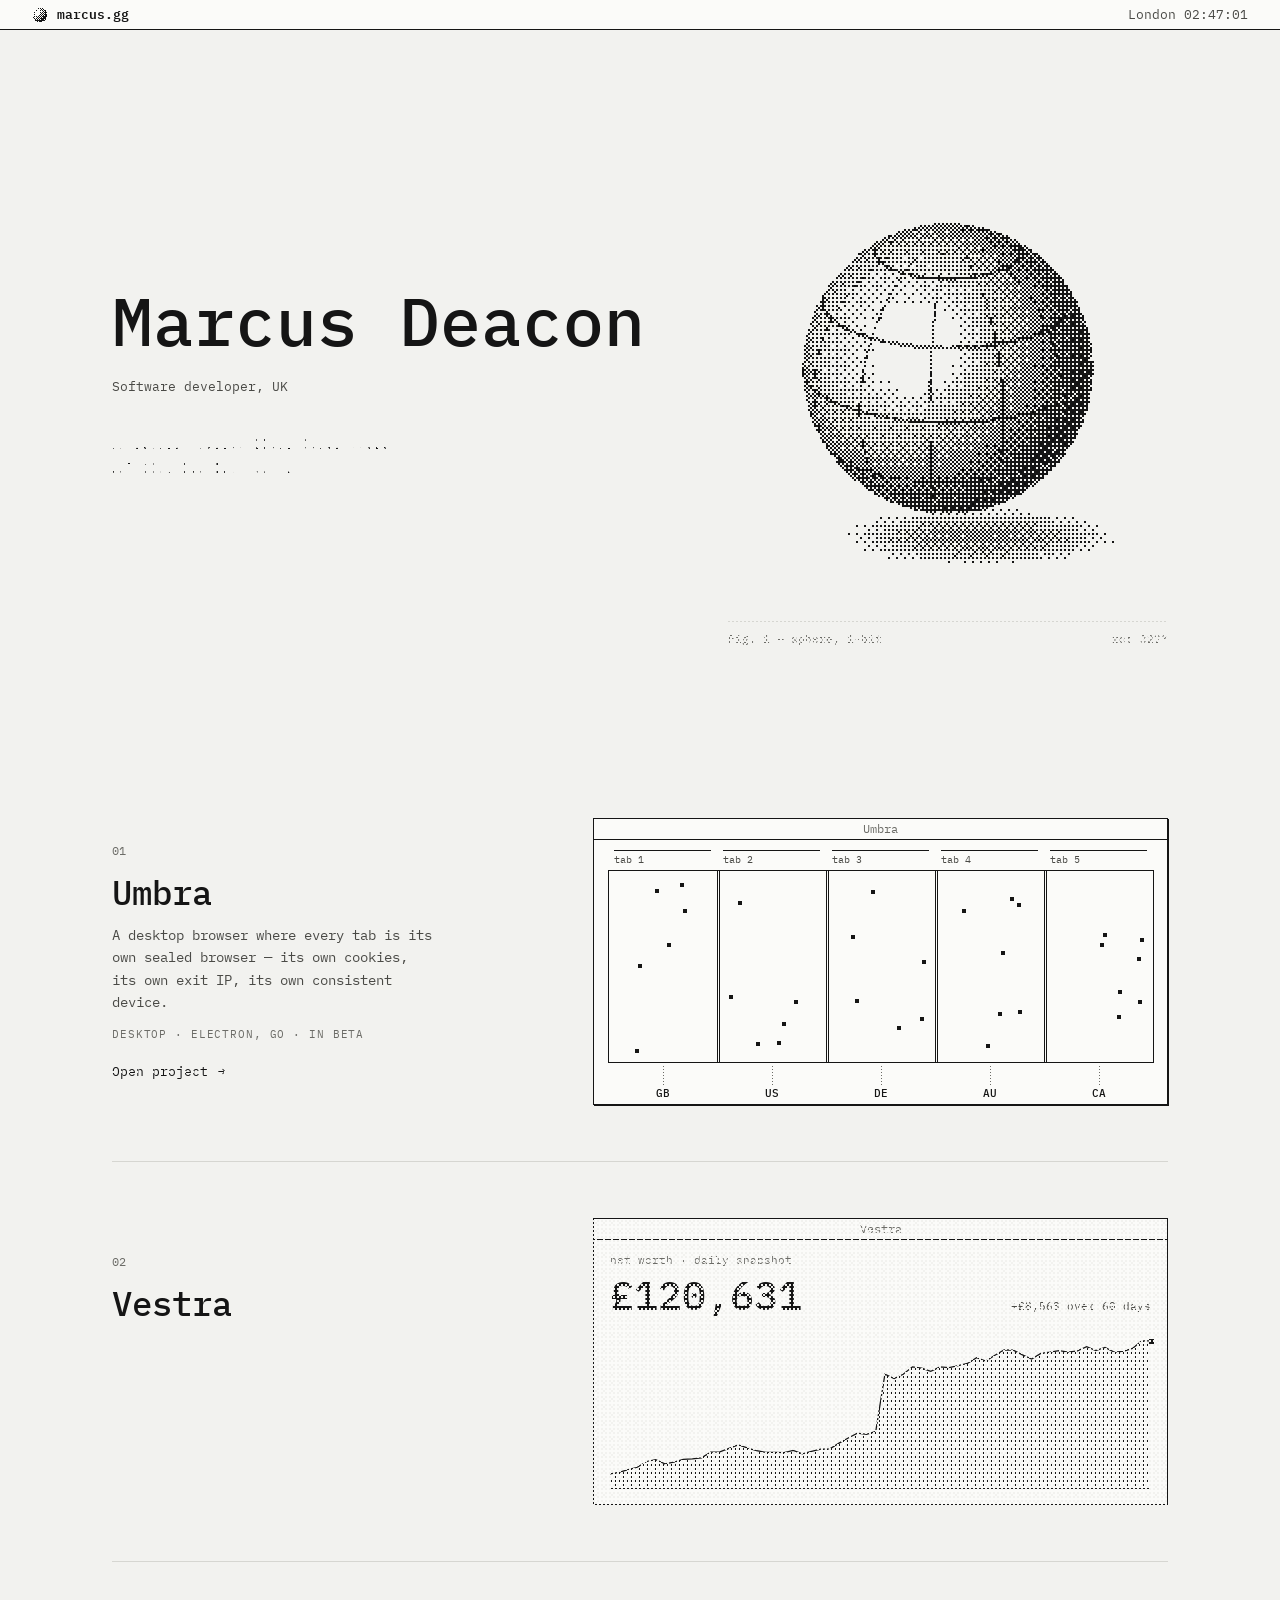
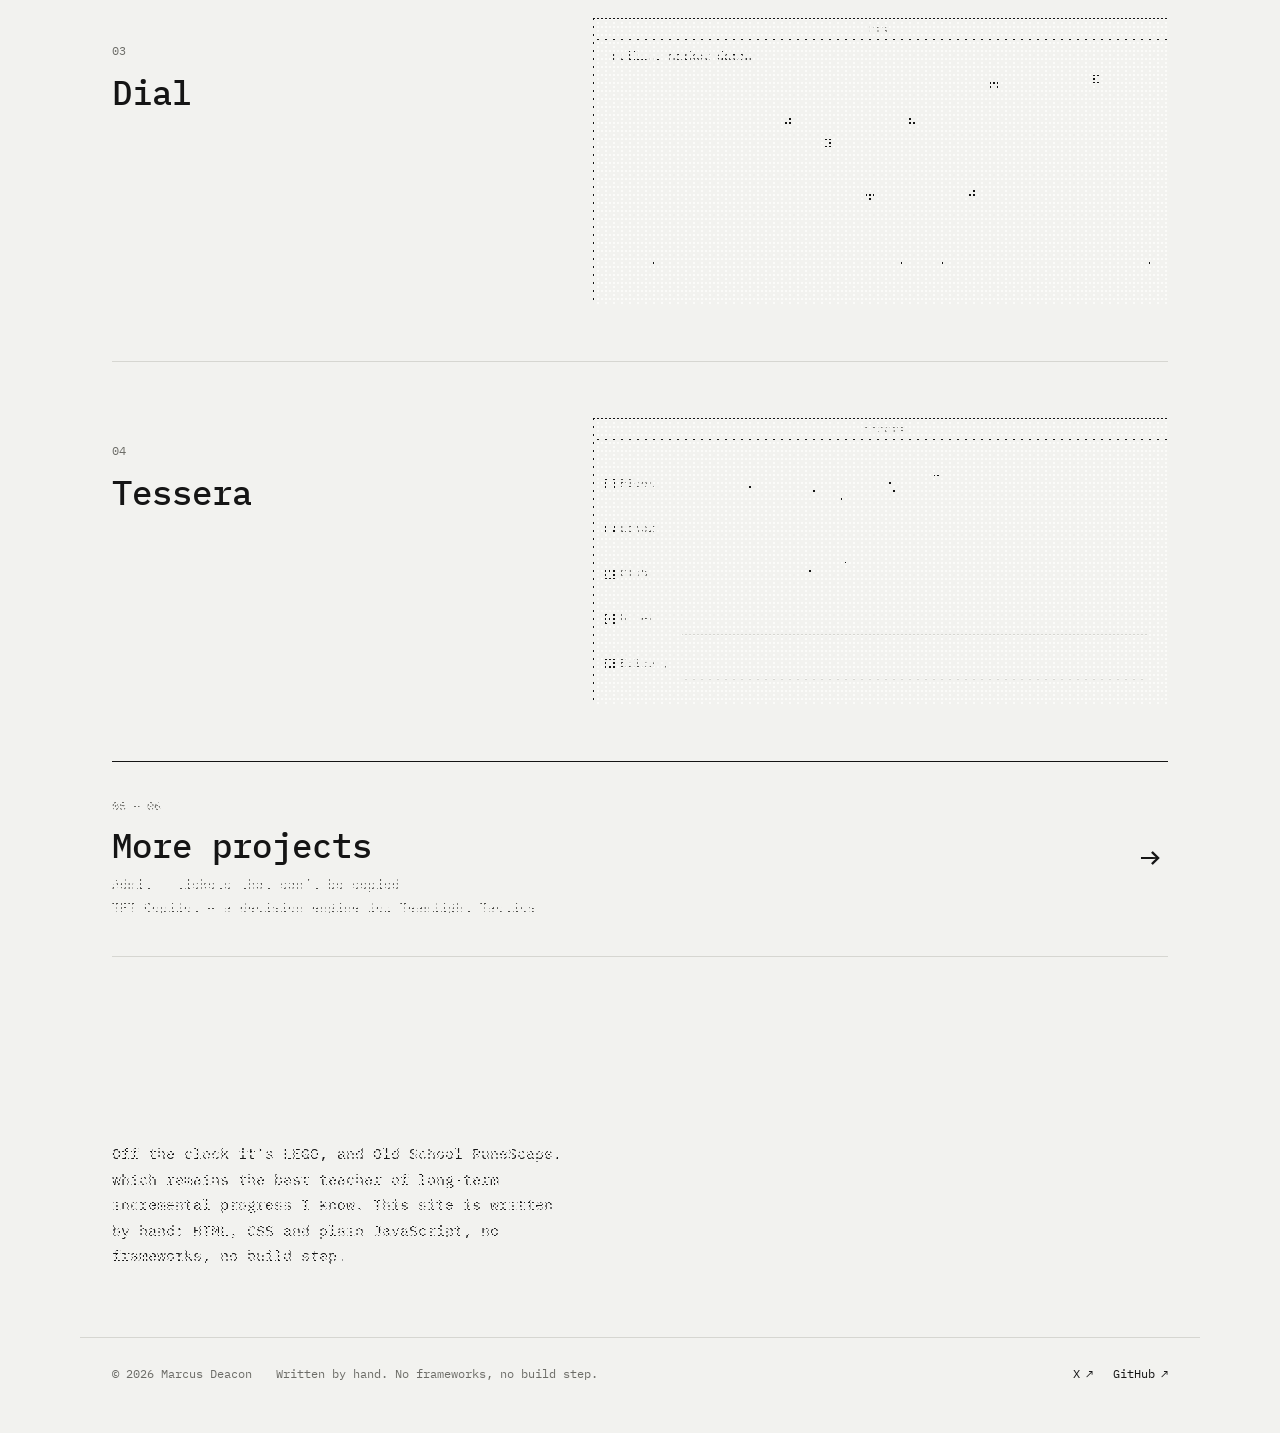
<file: index.html>
<!DOCTYPE html>
<html lang="en-GB">
<head>
  <meta charset="utf-8">
  <meta name="viewport" content="width=device-width, initial-scale=1">
  <title>Marcus Deacon</title>
  <meta name="description" content="Marcus Deacon, a software developer in the UK who builds tools that take care of the boring work. Currently building Umbra.">
  <meta property="og:title" content="Marcus Deacon">
  <meta property="og:description" content="Software developer, UK. Building Umbra, a multi-session browser.">
  <meta property="og:url" content="https://marcus.gg/">
  <meta property="og:type" content="website">
  <meta property="og:image" content="https://marcus.gg/assets/og.png">
  <meta property="og:image:width" content="1200">
  <meta property="og:image:height" content="630">
  <meta name="twitter:card" content="summary_large_image">
  <meta name="twitter:image" content="https://marcus.gg/assets/og.png">
  <meta name="theme-color" content="#fbfbf9">
  <link rel="icon" href="data:image/svg+xml,%3Csvg xmlns='http://www.w3.org/2000/svg' viewBox='0 0 16 16'%3E%3Crect width='16' height='16' fill='%23fbfbf9'/%3E%3Ccircle cx='8' cy='8' r='6' fill='%23151515'/%3E%3C/svg%3E">
  <link rel="preload" as="font" type="font/woff2" crossorigin href="assets/fonts/ibm-plex-mono-400.woff2">
  <link rel="preload" as="font" type="font/woff2" crossorigin href="assets/fonts/ibm-plex-mono-500.woff2">
  <link rel="stylesheet" href="css/style.css">
</head>
<body>

  <header class="menubar">
    <a class="mb-home" href="#top"><canvas id="mb-orb" width="16" height="16" aria-hidden="true"></canvas>marcus.gg</a>
    <div class="mb-right" aria-hidden="true">
      <span class="mb-dim" id="coords"></span>
      <span id="clock"></span>
    </div>
  </header>

  <main id="top">

    <section class="hero" aria-label="Introduction">
      <div>
        <h1 data-type data-at="220" data-cps="52">Marcus Deacon</h1>
        <p class="role" data-type data-at="980" data-cps="26">Software developer, UK</p>
        <p class="lede" data-dz data-at="1640">I build tools that take&nbsp;care of the boring work.</p>
        <p class="now" data-dz data-at="1980">Currently building <a href="umbra/">Umbra</a><span class="caret" aria-hidden="true"></span></p>
      </div>
      <figure class="fig">
        <canvas id="orb" role="img" aria-label="A sphere drawn in one-bit dither, lit from the direction of your cursor. Drag to turn it."></canvas>
        <figcaption data-dz data-at="1400"><span>Fig. 1 — sphere, 1-bit</span><span id="orb-rot">drag to rotate</span></figcaption>
      </figure>
    </section>

    <ol class="index" aria-label="Projects">
      <li>
        <a class="pj" href="umbra/" data-zoom>
          <span class="pj-text">
            <span class="pj-n">01</span>
            <span class="pj-name" data-type>Umbra</span>
            <span class="pj-line" data-dz>A desktop browser where every tab is its own sealed browser — its own cookies, its own exit IP, its own consistent device.</span>
            <span class="pj-meta" data-dz>Desktop · Electron, Go · In beta</span>
            <span class="pj-open" data-dz>Open project <span class="go" aria-hidden="true">→</span></span>
          </span>
          <span class="pj-fig win" data-zoom-target>
            <span class="win-bar"><span class="win-box" aria-hidden="true"></span><span class="win-title">Umbra</span></span>
            <canvas class="mini" data-mini="umbra" role="img" aria-label="Five sealed partitions; cookies bounce inside their own and never cross"></canvas>
          </span>
        </a>
      </li>
      <li>
        <a class="pj" href="vestra/" data-zoom>
          <span class="pj-text">
            <span class="pj-n">02</span>
            <span class="pj-name" data-type>Vestra</span>
            <span class="pj-line" data-dz>Your entire net worth in one considered view, priced live and added up honestly — deposits never counted as gains.</span>
            <span class="pj-meta" data-dz>Web app · NestJS, React · In development</span>
            <span class="pj-open" data-dz>Open project <span class="go" aria-hidden="true">→</span></span>
          </span>
          <span class="pj-fig win" data-zoom-target>
            <span class="win-bar"><span class="win-box" aria-hidden="true"></span><span class="win-title">Vestra</span></span>
            <canvas class="mini" data-mini="vestra" role="img" aria-label="A net-worth figure rolling to each day's snapshot above its history"></canvas>
          </span>
        </a>
      </li>
      <li>
        <a class="pj" href="dial/" data-zoom>
          <span class="pj-text">
            <span class="pj-n">03</span>
            <span class="pj-name" data-type>Dial</span>
            <span class="pj-line" data-dz>Photograph a watch and see what the cheap end of the market is really asking, with the suspiciously cheap listings thrown out first.</span>
            <span class="pj-meta" data-dz>Mobile · Expo, Node · Prototype</span>
            <span class="pj-open" data-dz>Open project <span class="go" aria-hidden="true">→</span></span>
          </span>
          <span class="pj-fig win" data-zoom-target>
            <span class="win-bar"><span class="win-box" aria-hidden="true"></span><span class="win-title">Dial</span></span>
            <canvas class="mini" data-mini="dial" role="img" aria-label="Listings land on a price axis; the cheap outliers are cut and the lowest twenty averaged"></canvas>
          </span>
        </a>
      </li>
      <li>
        <a class="pj" href="tessera/" data-zoom>
          <span class="pj-text">
            <span class="pj-n">04</span>
            <span class="pj-name" data-type>Tessera</span>
            <span class="pj-line" data-dz>A Chrome extension that reads every listing on a StubHub event at once and shows the low, typical and high price for each zone and section.</span>
            <span class="pj-meta" data-dz>Chrome extension · JavaScript · Working build</span>
            <span class="pj-open" data-dz>Open project <span class="go" aria-hidden="true">→</span></span>
          </span>
          <span class="pj-fig win" data-zoom-target>
            <span class="win-bar"><span class="win-box" aria-hidden="true"></span><span class="win-title">Tessera</span></span>
            <canvas class="mini" data-mini="insights" role="img" aria-label="Listings fall into zone lanes, then each lane becomes a low, typical and high price"></canvas>
          </span>
        </a>
      </li>
    </ol>

    <nav class="more" aria-label="More projects">
      <a href="more/">
        <span class="more-n" data-dz>05 – 06</span>
        <span class="more-t" data-type>More projects</span>
        <span class="more-l" data-dz><span>Admit — tickets that can’t be copied</span><span>TFT Copilot — a decision engine for Teamfight Tactics</span></span>
        <span class="more-go" aria-hidden="true">→</span>
      </a>
    </nav>

    <section class="band" aria-label="About">
      <div class="about">
        <div>
          <p data-dz>I'm Marcus: thirty, born and raised in the UK, and a father. By day I build software — browser tooling, data-heavy apps, and small, sharp utilities that quietly save people money.</p>
          <p data-dz>Off the clock it's LEGO, and Old School RuneScape, which remains the best teacher of long-term incremental progress I know. This site is written by hand: HTML, CSS and plain JavaScript, no frameworks, no build step.</p>
        </div>
        <dl class="spec" data-dz>
          <dt>Based</dt><dd>United Kingdom</dd>
          <dt>Now</dt><dd>Umbra, in beta</dd>
          <dt>Work</dt><dd>Browser tooling, data apps</dd>
          <dt>Stack</dt><dd>TypeScript, Node, Go, Electron</dd>
          <dt>Off hours</dt><dd>LEGO, family</dd>
        </dl>
      </div>
    </section>
  </main>

  <footer>
    <span class="foot-copy">© 2026 Marcus Deacon</span>
    <span class="foot-hand">Written by hand. No&nbsp;frameworks, no build step.</span>
    <ul class="foot-links" aria-label="Elsewhere">
      <li><a href="https://x.com/nerhhx" target="_blank" rel="noopener">X <span class="go" aria-hidden="true">↗</span></a></li>
      <li><a href="https://github.com/Nerhh" target="_blank" rel="noopener">GitHub <span class="go" aria-hidden="true">↗</span></a></li>
    </ul>
  </footer>

  <script src="js/core.js"></script>
  <script src="js/home.js"></script>
</body>
</html>
</file>
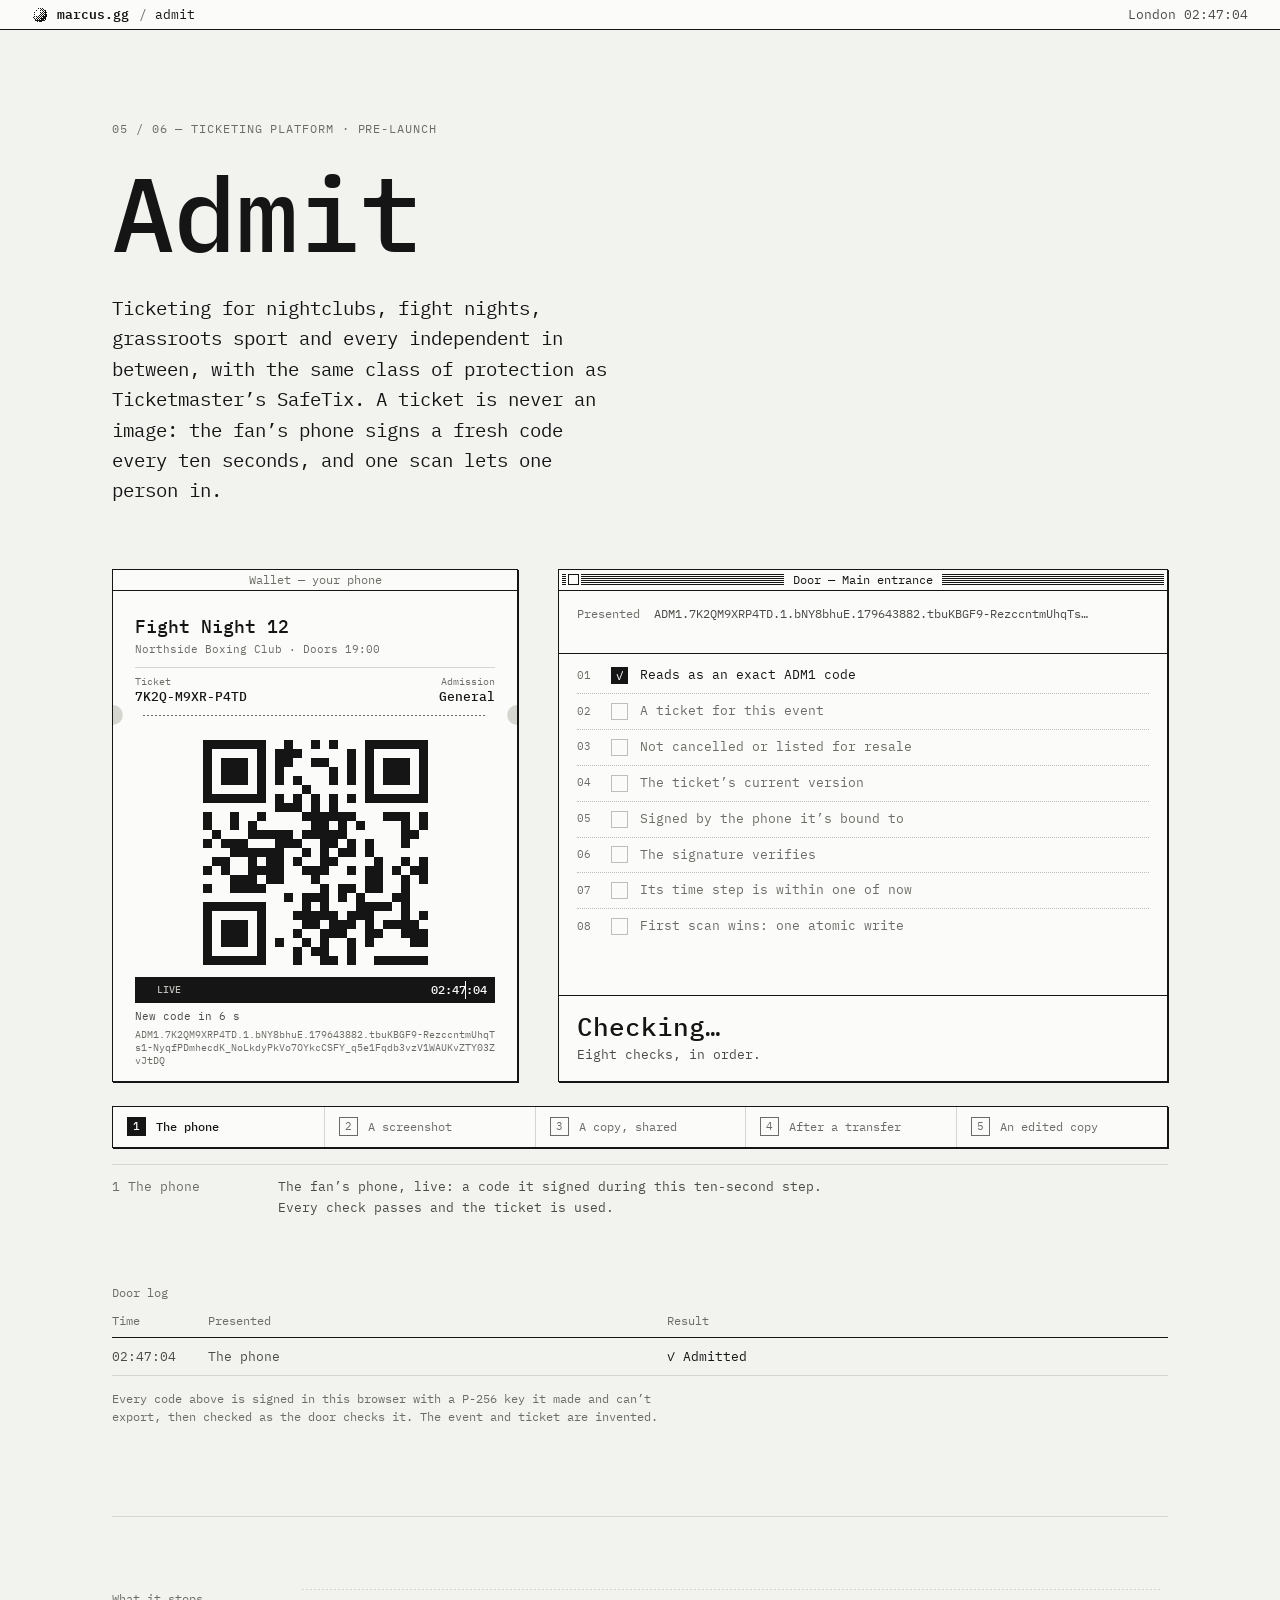
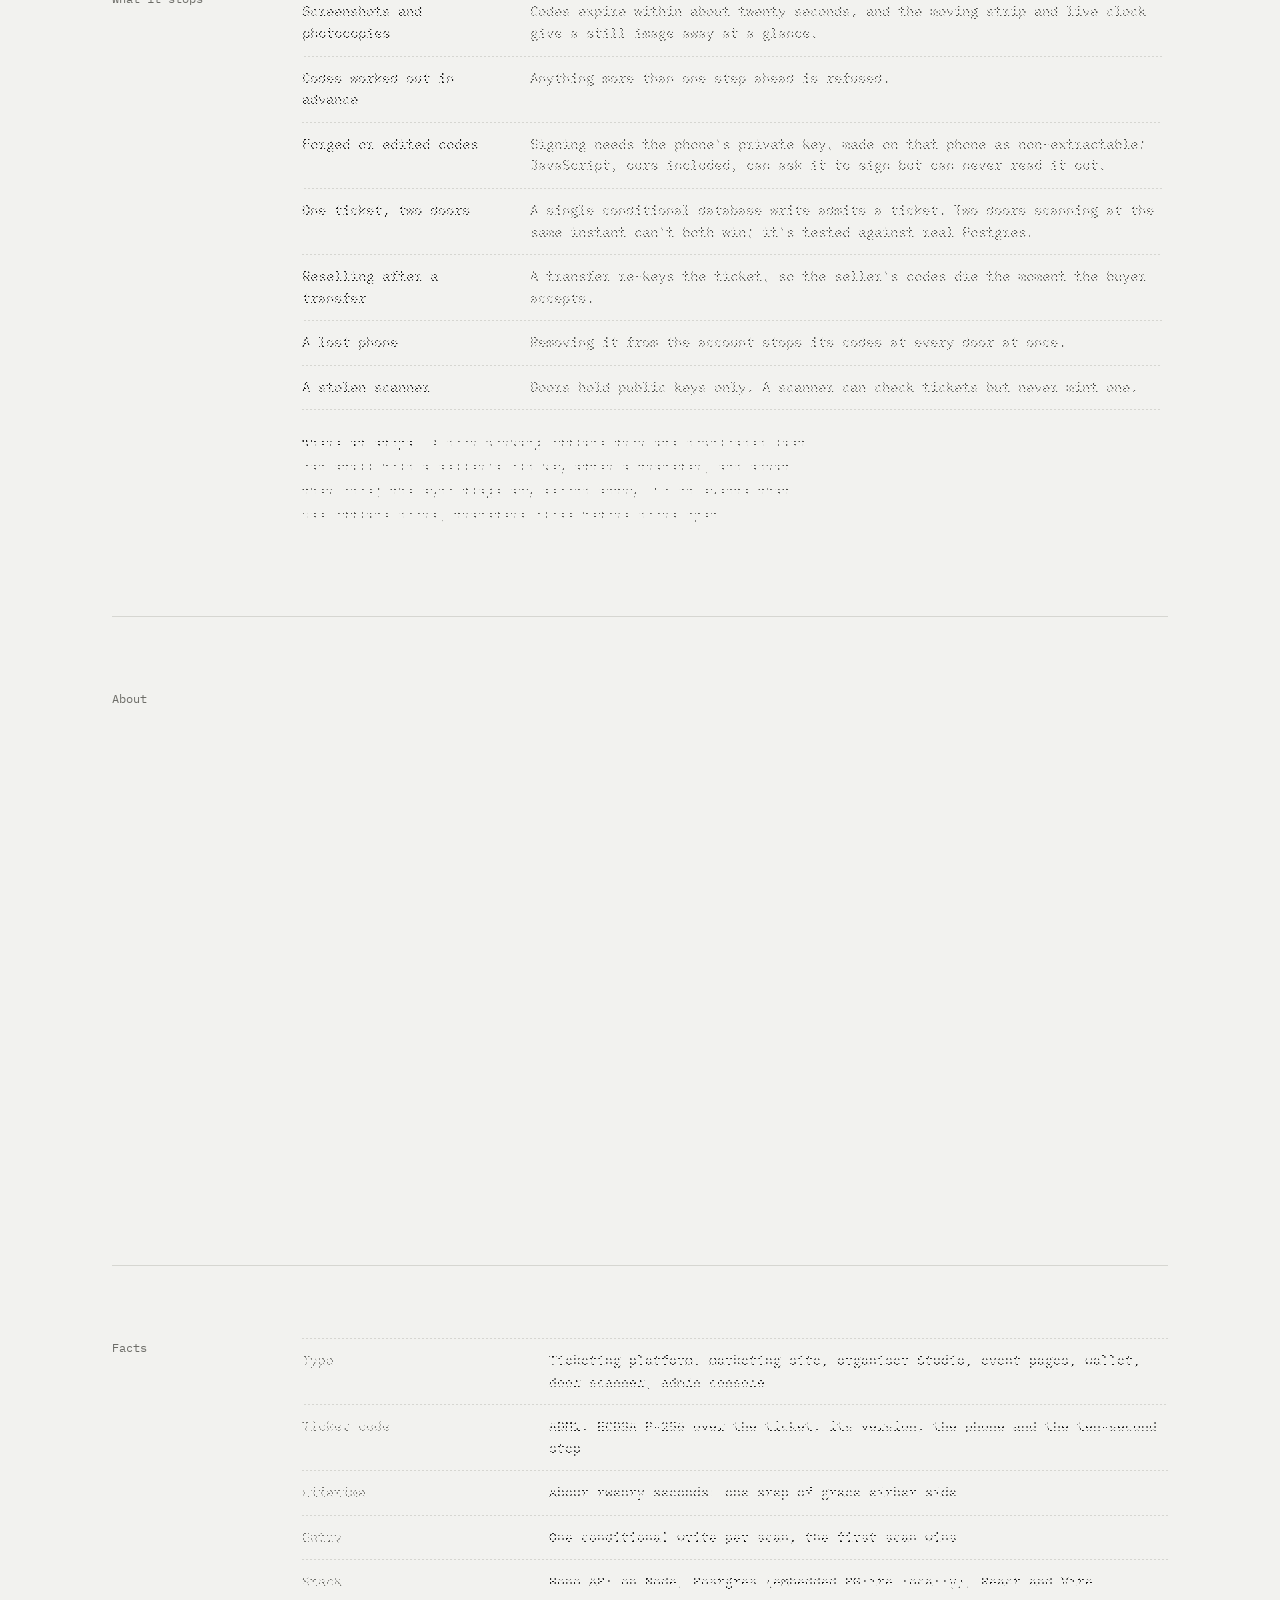
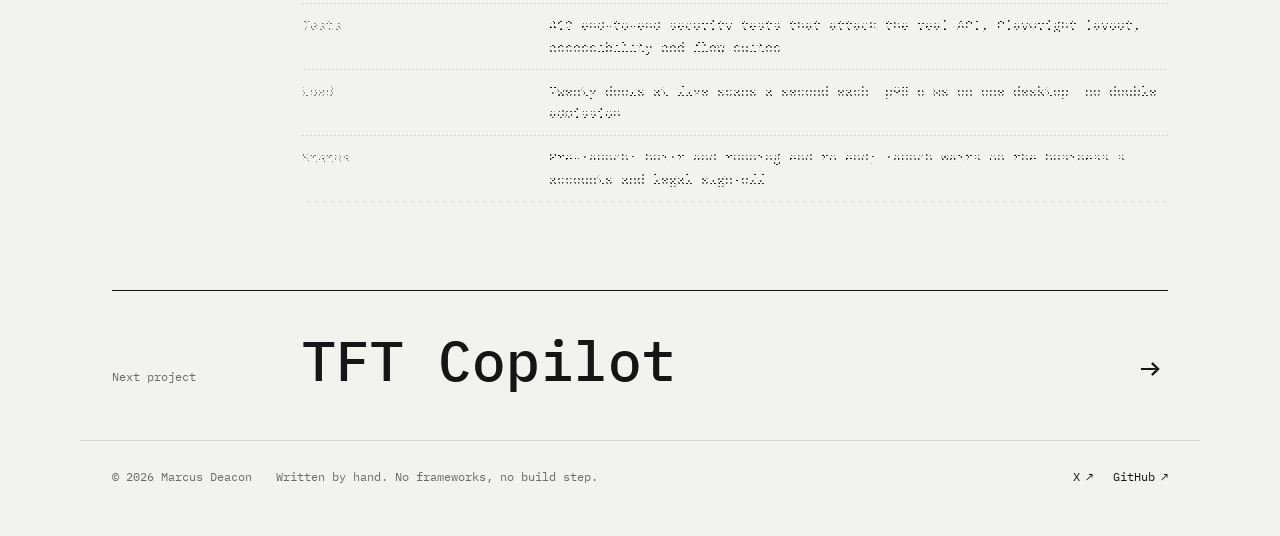
<file: admit/index.html>
<!DOCTYPE html>
<html lang="en-GB">
<head>
  <meta charset="utf-8">
  <meta name="viewport" content="width=device-width, initial-scale=1">
  <title>Admit — Marcus Deacon</title>
  <meta name="description" content="Admit: ticketing for independent venues whose tickets can't be copied. The fan's phone signs a fresh code every ten seconds with a key that never leaves it, and one scan lets one person in.">
  <meta property="og:title" content="Admit — Marcus Deacon">
  <meta property="og:description" content="Ticketing whose tickets can't be copied: a code signed on the fan's phone every ten seconds, and one scan lets one person in.">
  <meta property="og:url" content="https://marcus.gg/admit/">
  <meta property="og:type" content="website">
  <meta property="og:image" content="https://marcus.gg/assets/og.png">
  <meta name="twitter:card" content="summary_large_image">
  <meta name="twitter:image" content="https://marcus.gg/assets/og.png">
  <meta name="theme-color" content="#fbfbf9">
  <link rel="icon" href="data:image/svg+xml,%3Csvg xmlns='http://www.w3.org/2000/svg' viewBox='0 0 16 16'%3E%3Crect width='16' height='16' fill='%23fbfbf9'/%3E%3Ccircle cx='8' cy='8' r='6' fill='%23151515'/%3E%3C/svg%3E">
  <link rel="preload" as="font" type="font/woff2" crossorigin href="/assets/fonts/ibm-plex-mono-400.woff2">
  <link rel="preload" as="font" type="font/woff2" crossorigin href="/assets/fonts/ibm-plex-mono-500.woff2">
  <link rel="stylesheet" href="/css/style.css">
  <link rel="stylesheet" href="/css/admit.css">
</head>
<body class="pg-admit">

  <header class="menubar">
    <a class="mb-home" href="/"><canvas id="mb-orb" width="16" height="16" aria-hidden="true"></canvas>marcus.gg</a>
    <span class="mb-crumb">/<b>admit</b></span>
    <div class="mb-right" aria-hidden="true">
      <span class="mb-dim" id="coords"></span>
      <span id="clock"></span>
    </div>
  </header>

  <main>
    <header class="pg-head">
      <p class="pg-kicker" data-dz data-at="120">05 / 06 — Ticketing platform · Pre-launch</p>
      <h1 data-type data-at="260" data-cps="60">Admit</h1>
      <p class="pg-lede" data-dz data-at="1100">Ticketing for nightclubs, fight nights, grassroots sport and every independent in between, with the same class of protection as Ticketmaster’s SafeTix. A ticket is never an image: the fan’s phone signs a fresh code every ten seconds, and one scan lets one person in.</p>
    </header>

    <!-- the wallet and the door: real codes, signed in this browser, checked as the door checks them -->
    <section class="ad" aria-labelledby="ad-h">
      <h2 class="sr-only" id="ad-h">Try the door</h2>
      <div class="ad-bench" data-zoom>
        <div class="win active ad-phone" data-zoom-target>
          <div class="win-bar"><span class="win-box" aria-hidden="true"></span><span class="win-title" id="ad-phone-title">Wallet — your phone</span></div>
          <canvas id="ad-ticket" role="img" aria-label="A live ticket for Fight Night 12. Its code changes every ten seconds; an ink strip under it carries a sweeping line, a square that blinks once a second and the time."></canvas>
        </div>
        <div class="win ad-door" id="ad-door">
          <div class="win-bar"><span class="win-box" aria-hidden="true"></span><span class="win-title">Door — Main entrance</span></div>
          <p class="ad-code"><span class="k">Presented</span><code id="ad-code">ADM1.7K2QM9XRP4TD.1.k3Nq8Q2a.<i>step</i>.<i>signature</i></code></p>
          <ol class="ad-checks" id="ad-checks">
            <li><span class="m" aria-hidden="true"></span><span class="t">Reads as an exact ADM1 code</span></li>
            <li><span class="m" aria-hidden="true"></span><span class="t">A ticket for this event</span></li>
            <li><span class="m" aria-hidden="true"></span><span class="t">Not cancelled or listed for resale</span></li>
            <li><span class="m" aria-hidden="true"></span><span class="t">The ticket’s current version</span></li>
            <li><span class="m" aria-hidden="true"></span><span class="t">Signed by the phone it’s bound to</span></li>
            <li><span class="m" aria-hidden="true"></span><span class="t">The signature verifies</span></li>
            <li><span class="m" aria-hidden="true"></span><span class="t">Its time step is within one of now</span></li>
            <li><span class="m" aria-hidden="true"></span><span class="t">First scan wins: one atomic write</span></li>
          </ol>
          <p class="ad-verdict" id="ad-verdict" aria-live="polite"><b>Ready</b><span>Hold something up to the door.</span></p>
        </div>
      </div>

      <div class="ad-tries" id="ad-tries" role="group" aria-label="Hold something up to the door">
        <button type="button" class="ad-try" data-try="0" aria-pressed="false"><span class="n">1</span><span class="l">The phone</span><span class="bar" aria-hidden="true"></span></button>
        <button type="button" class="ad-try" data-try="1" aria-pressed="false"><span class="n">2</span><span class="l">A screenshot</span><span class="bar" aria-hidden="true"></span></button>
        <button type="button" class="ad-try" data-try="2" aria-pressed="false"><span class="n">3</span><span class="l">A copy, shared</span><span class="bar" aria-hidden="true"></span></button>
        <button type="button" class="ad-try" data-try="3" aria-pressed="false"><span class="n">4</span><span class="l">After a transfer</span><span class="bar" aria-hidden="true"></span></button>
        <button type="button" class="ad-try" data-try="4" aria-pressed="false"><span class="n">5</span><span class="l">An edited copy</span><span class="bar" aria-hidden="true"></span></button>
      </div>
      <ol class="ad-caps" id="ad-caps" data-dz>
        <li><span class="k">1 The phone</span><span class="t">The fan’s phone, live: a code it signed during this ten-second step. Every check passes and the ticket is used.</span></li>
        <li><span class="k">2 A screenshot</span><span class="t">The same ticket, captured thirty seconds ago. The code is genuine, so it passes until the clock: it’s three steps old.</span></li>
        <li><span class="k">3 A copy, shared</span><span class="t">A screenshot sent to a friend and scanned seconds after the phone got in. It’s fresh, so only the last check stops it: the single write that admits a ticket has already happened.</span></li>
        <li><span class="k">4 After a transfer</span><span class="t">The seller’s own copy, taken just before they sent the ticket on. The transfer re-keyed it to the buyer’s phone and bumped its version, so the old code is dead.</span></li>
        <li><span class="k">5 An edited copy</span><span class="t">The thirty-second-old screenshot with its time step changed to now. Any change breaks the signature, and no one without the phone’s key can make a new one.</span></li>
      </ol>

      <table class="ad-log">
        <caption>Door log</caption>
        <thead><tr><th scope="col">Time</th><th scope="col">Presented</th><th scope="col">Result</th></tr></thead>
        <tbody id="ad-log">
          <tr><td>21:04:07</td><td>The phone</td><td>✓ Admitted</td></tr>
          <tr><td>21:04:15</td><td>A screenshot, 30 s old</td><td>× Code expired, at check 7</td></tr>
          <tr><td>21:04:22</td><td>A copy, shared</td><td>× Already scanned, at check 8</td></tr>
          <tr><td>21:04:30</td><td>After a transfer</td><td>× Old ticket code, at check 4</td></tr>
          <tr><td>21:04:38</td><td>An edited copy</td><td>× Not a valid ticket, at check 6</td></tr>
        </tbody>
      </table>
      <p class="pg-note ad-note" id="ad-note">The event and ticket are invented; the log shows one run of the five attempts.</p>
    </section>

    <section class="ad-sec" aria-labelledby="stops-h">
      <h2 id="stops-h" data-type>What it stops</h2>
      <div>
        <dl class="ad-threats" data-dz>
          <dt>Screenshots and photocopies</dt><dd>Codes expire within about twenty seconds, and the moving strip and live clock give a still image away at a glance.</dd>
          <dt>Codes worked out in advance</dt><dd>Anything more than one step ahead is refused.</dd>
          <dt>Forged or edited codes</dt><dd>Signing needs the phone’s private key, made on that phone as non-extractable: JavaScript, ours included, can ask it to sign but can never read it out.</dd>
          <dt>One ticket, two doors</dt><dd>A single conditional database write admits a ticket. Two doors scanning at the same instant can’t both win; it’s tested against real Postgres.</dd>
          <dt>Reselling after a transfer</dt><dd>A transfer re-keys the ticket, so the seller’s codes die the moment the buyer accepts.</dd>
          <dt>A lost phone</dt><dd>Removing it from the account stops its codes at every door at once.</dd>
          <dt>A stolen scanner</dt><dd>Doors hold public keys only. A scanner can check tickets but never mint one.</dd>
        </dl>
        <p class="ad-limit" data-dz><strong>Where it stops.</strong> A door working offline from its downloaded list can still hold a seller’s old key after a transfer, and admit them once; the sync flags any second entry. So on events that use offline doors, transfers close before doors open.</p>
      </div>
    </section>

    <section class="ad-sec" aria-labelledby="about-h">
      <h2 id="about-h" data-type>About</h2>
      <div class="pg-prose" data-dz>
        <p>Organisers run everything from <strong>Studio</strong>: events, price brackets and sections, rules, door setup and live check-ins, guest lists and a box office, discount and presale codes, refunds, payouts, waitlists and face-value resale. Fans buy at all-in prices on an event page that embeds in any website, and keep their tickets in a wallet that installs from the browser.</p>
        <p>Any phone, or a handheld USB or Bluetooth scanner, becomes a door with a six-character pairing code, and shows green or red with the guest’s seat. The rules are the organiser’s: transfers on or off, a transfer cut-off, tickets per person, an age limit, re-entry. Pro adds phone lock, offline doors and staged code release.</p>
        <p>The whole product runs on a laptop with no accounts, against stand-ins for payments and email. What stands between the build and selling real tickets is the business side: a payments account, a domain, a solicitor’s review and an independent penetration test. Admit is a working name.</p>
      </div>
    </section>

    <section class="pg-facts" aria-labelledby="facts-h">
      <h2 id="facts-h" data-type>Facts</h2>
      <dl data-dz>
        <dt>Type</dt><dd>Ticketing platform: marketing site, organiser Studio, event pages, wallet, door scanner, admin console</dd>
        <dt>Ticket code</dt><dd>ADM1: ECDSA P-256 over the ticket, its version, the phone and the ten-second step</dd>
        <dt>Lifetime</dt><dd>About twenty seconds: one step of grace either side</dd>
        <dt>Entry</dt><dd>One conditional write per scan; the first scan wins</dd>
        <dt>Stack</dt><dd>Hono API on Node, Postgres (embedded PGlite locally), React and Vite</dd>
        <dt>Tests</dt><dd>412 end-to-end security tests that attack the real API; Playwright layout, accessibility and flow suites</dd>
        <dt>Load</dt><dd>Twenty doors at five scans a second each: p95 6 ms on one desktop, no double admission</dd>
        <dt>Status</dt><dd>Pre-launch: built and running end to end; launch waits on the business’s accounts and legal sign-off</dd>
      </dl>
    </section>
  </main>

  <nav class="pg-next" aria-label="Next project">
    <a href="/tft-copilot/"><span class="k">Next project</span><span class="t">TFT Copilot</span><span class="go" aria-hidden="true">→</span></a>
  </nav>

  <footer>
    <span class="foot-copy">© 2026 Marcus Deacon</span>
    <span class="foot-hand">Written by hand. No&nbsp;frameworks, no build step.</span>
    <ul class="foot-links" aria-label="Elsewhere">
      <li><a href="https://x.com/nerhhx" target="_blank" rel="noopener">X <span class="go" aria-hidden="true">↗</span></a></li>
      <li><a href="https://github.com/Nerhh" target="_blank" rel="noopener">GitHub <span class="go" aria-hidden="true">↗</span></a></li>
    </ul>
  </footer>

  <script src="/js/core.js"></script>
  <script src="/js/admit.js"></script>
</body>
</html>
</file>
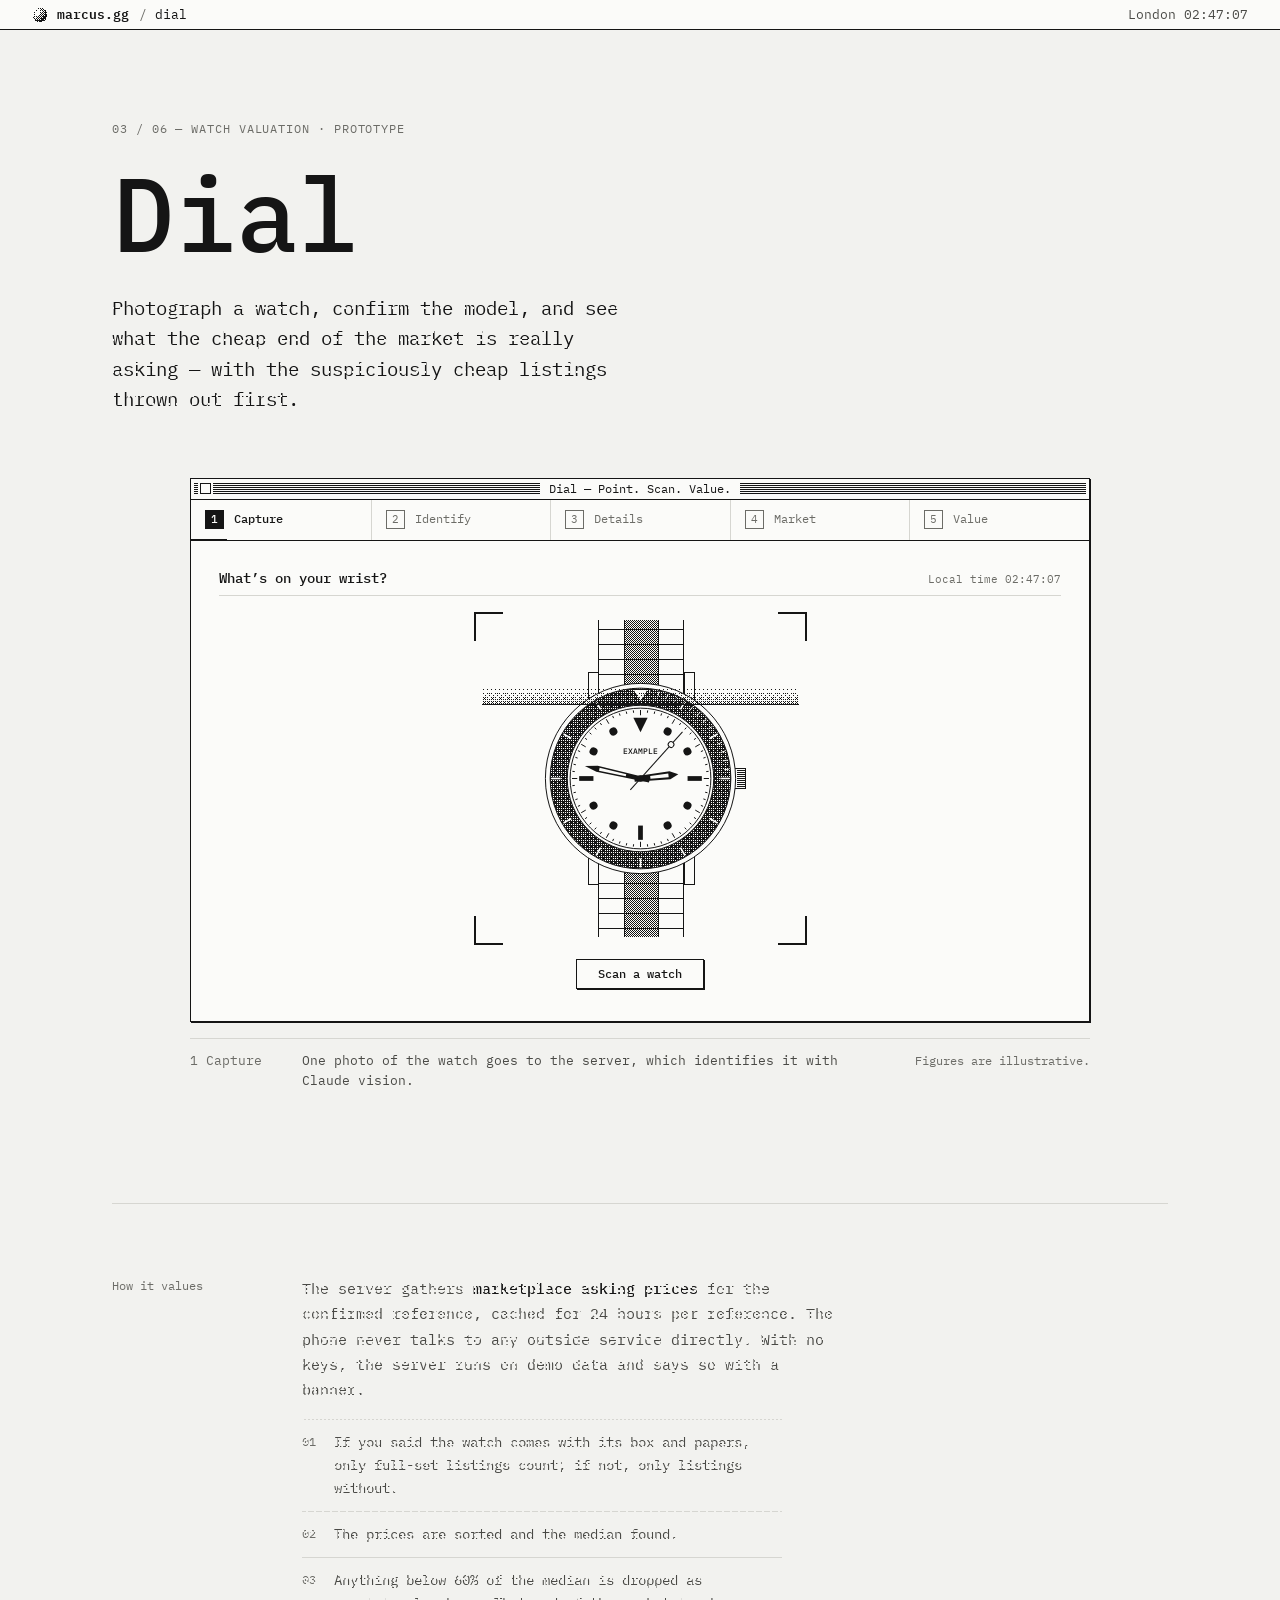
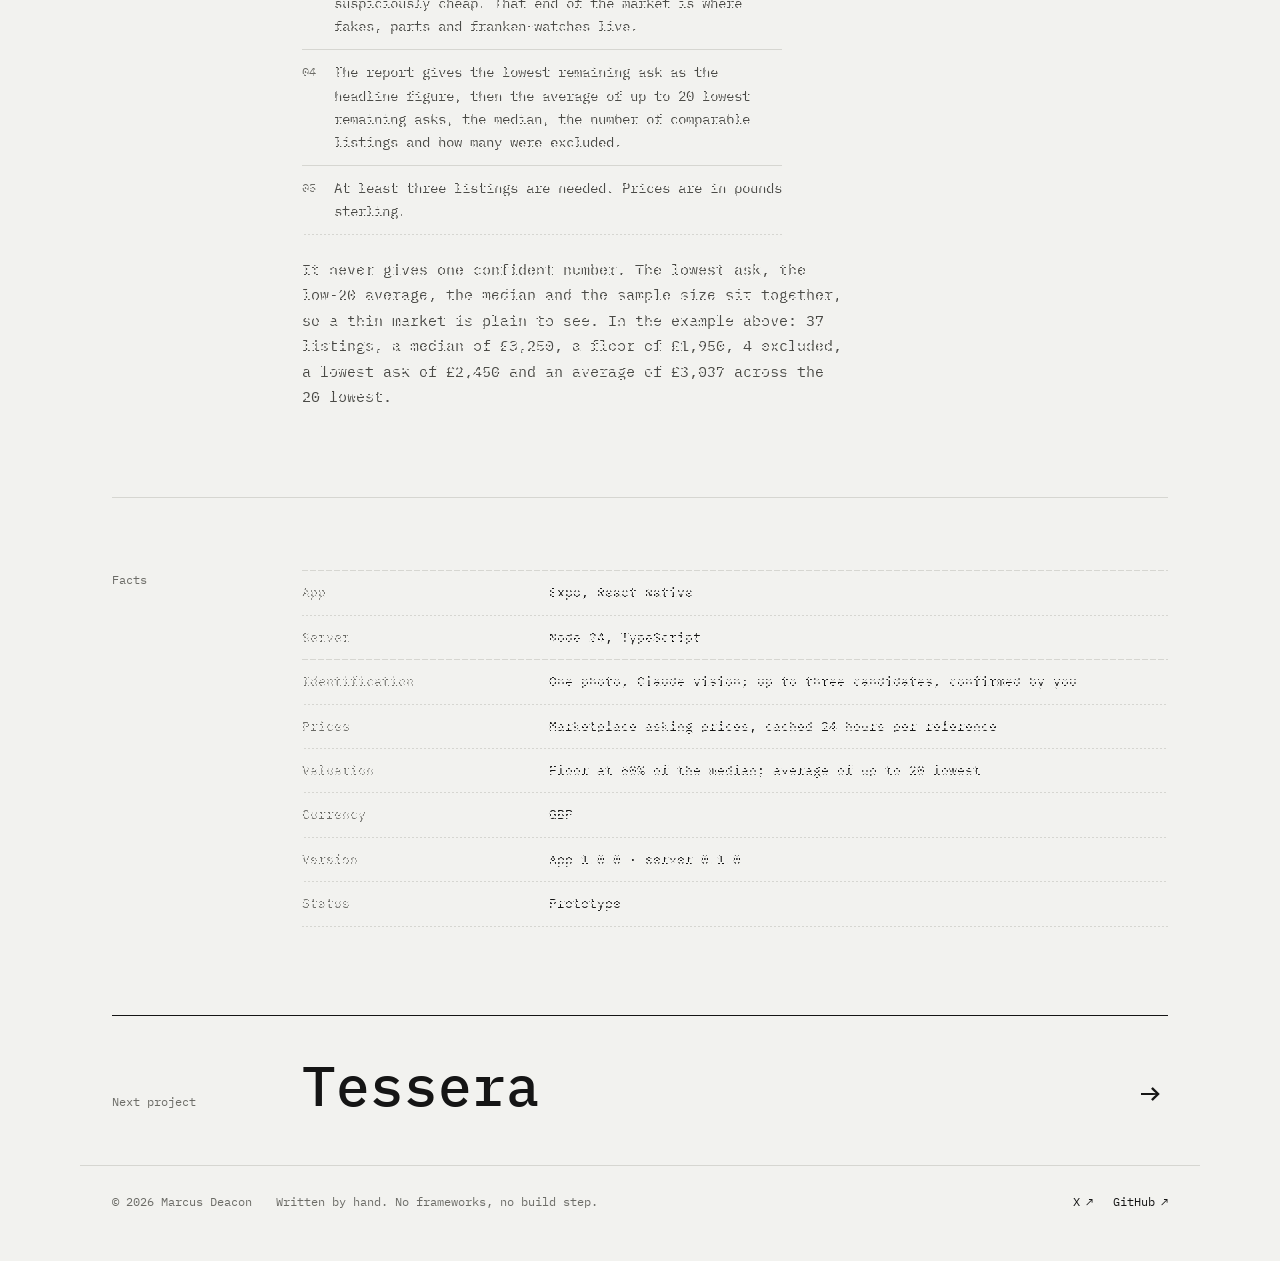
<file: dial/index.html>
<!DOCTYPE html>
<html lang="en-GB">
<head>
  <meta charset="utf-8">
  <meta name="viewport" content="width=device-width, initial-scale=1">
  <title>Dial — Marcus Deacon</title>
  <meta name="description" content="Dial: photograph a watch, confirm the model, and see what the cheap end of the market is really asking, with the suspiciously cheap listings thrown out first.">
  <meta property="og:title" content="Dial — Marcus Deacon">
  <meta property="og:description" content="Dial: photograph a watch, confirm the model, and see what the cheap end of the market is really asking, with the suspiciously cheap listings thrown out first.">
  <meta property="og:url" content="https://marcus.gg/dial/">
  <meta property="og:type" content="website">
  <meta property="og:image" content="https://marcus.gg/assets/og.png">
  <meta name="twitter:card" content="summary_large_image">
  <meta name="twitter:image" content="https://marcus.gg/assets/og.png">
  <meta name="theme-color" content="#fbfbf9">
  <link rel="icon" href="data:image/svg+xml,%3Csvg xmlns='http://www.w3.org/2000/svg' viewBox='0 0 16 16'%3E%3Crect width='16' height='16' fill='%23fbfbf9'/%3E%3Ccircle cx='8' cy='8' r='6' fill='%23151515'/%3E%3C/svg%3E">
  <link rel="preload" as="font" type="font/woff2" crossorigin href="/assets/fonts/ibm-plex-mono-400.woff2">
  <link rel="preload" as="font" type="font/woff2" crossorigin href="/assets/fonts/ibm-plex-mono-500.woff2">
  <link rel="stylesheet" href="/css/style.css">
  <link rel="stylesheet" href="/css/dial.css">
</head>
<body class="pg-dial">

  <header class="menubar">
    <a class="mb-home" href="/"><canvas id="mb-orb" width="16" height="16" aria-hidden="true"></canvas>marcus.gg</a>
    <span class="mb-crumb">/<b>dial</b></span>
    <div class="mb-right" aria-hidden="true">
      <span class="mb-dim" id="coords"></span>
      <span id="clock"></span>
    </div>
  </header>

  <main>
    <header class="pg-head">
      <p class="pg-kicker" data-dz data-at="120">03 / 06 — Watch valuation · Prototype</p>
      <h1 data-type data-at="260" data-cps="60">Dial</h1>
      <p class="pg-lede" data-dz data-at="1100">Photograph a watch, confirm the model, and see what the cheap end of the market is really asking — with the suspiciously cheap listings thrown out first.</p>
    </header>

    <section class="dl" aria-label="How Dial works, in five steps">
      <figure class="dl-fig" data-zoom>
        <div class="win active dl-win" id="dl-win" data-zoom-target>
          <div class="win-bar"><span class="win-box" aria-hidden="true"></span><span class="win-title">Dial — Point. Scan. Value.</span></div>
          <div class="dl-steps" id="dl-steps" role="group" aria-label="Steps">
            <button type="button" class="dl-step" data-step="0" aria-label="Step 1: Capture" aria-current="step"><span class="n">1</span><span class="l">Capture</span><span class="bar" aria-hidden="true"></span></button>
            <button type="button" class="dl-step" data-step="1" aria-label="Step 2: Identify"><span class="n">2</span><span class="l">Identify</span><span class="bar" aria-hidden="true"></span></button>
            <button type="button" class="dl-step" data-step="2" aria-label="Step 3: Details"><span class="n">3</span><span class="l">Details</span><span class="bar" aria-hidden="true"></span></button>
            <button type="button" class="dl-step" data-step="3" aria-label="Step 4: Market"><span class="n">4</span><span class="l">Market</span><span class="bar" aria-hidden="true"></span></button>
            <button type="button" class="dl-step" data-step="4" aria-label="Step 5: Value"><span class="n">5</span><span class="l">Value</span><span class="bar" aria-hidden="true"></span></button>
          </div>
          <div class="dl-screen">
            <canvas id="dl-canvas" role="img" aria-label="Viewfinder: an example diver's watch, its hands at your local time, being photographed."></canvas>
          </div>
        </div>
        <figcaption class="dl-cap">
          <ol class="dl-caps" id="dl-caps" data-dz>
            <li class="on"><span class="k">1 Capture</span><span class="t">One photo of the watch goes to the server, which identifies it with Claude vision.</span></li>
            <li><span class="k">2 Identify</span><span class="t">Up to three candidates come back, each with a confidence level and a way to verify it; when two sizes look alike, both are shown and you confirm the right one.</span></li>
            <li><span class="k">3 Details</span><span class="t">You add what a photo can’t show: the year, whether it has its box and papers, and its condition.</span></li>
            <li><span class="k">4 Market</span><span class="t">Asking prices for that reference are sorted, anything under 60% of the median is dropped, and the lowest 20 that remain are averaged.</span></li>
            <li><span class="k">5 Value</span><span class="t">The lowest ask, the low-20 average, the median and the sample size arrive together, never as one confident number.</span></li>
          </ol>
          <p class="dl-note" data-dz>Figures are illustrative.</p>
        </figcaption>
      </figure>
    </section>

    <section class="dl-how" aria-labelledby="how-h">
      <h2 id="how-h" data-type>How it values</h2>
      <div class="pg-prose" data-dz>
        <p>The server gathers <strong>marketplace asking prices</strong> for the confirmed reference, cached for 24 hours per reference. The phone never talks to any outside service directly. With no keys, the server runs on demo data and says so with a banner.</p>
        <ol class="dl-rules">
          <li>If you said the watch comes with its box and papers, only full-set listings count; if not, only listings without.</li>
          <li>The prices are sorted and the median found.</li>
          <li>Anything below 60% of the median is dropped as suspiciously cheap. That end of the market is where fakes, parts and franken-watches live.</li>
          <li>The report gives the lowest remaining ask as the headline figure, then the average of up to 20 lowest remaining asks, the median, the number of comparable listings and how many were excluded.</li>
          <li>At least three listings are needed. Prices are in pounds sterling.</li>
        </ol>
        <p>It never gives one confident number. The lowest ask, the low-20 average, the median and the sample size sit together, so a thin market is plain to see. In the example above: <span data-dl="n">37</span> listings, a median of <span data-dl="median">£3,250</span>, a floor of <span data-dl="floor">£1,950</span>, <span data-dl="out">4</span> excluded, a lowest ask of <span data-dl="lowest">£2,450</span> and an average of <span data-dl="avg">£3,037</span> across the <span data-dl="lown">20</span> lowest.</p>
      </div>
    </section>

    <section class="pg-facts" aria-labelledby="facts-h">
      <h2 id="facts-h" data-type>Facts</h2>
      <dl data-dz>
        <dt>App</dt><dd>Expo, React Native</dd>
        <dt>Server</dt><dd>Node 24, TypeScript</dd>
        <dt>Identification</dt><dd>One photo, Claude vision; up to three candidates, confirmed by you</dd>
        <dt>Prices</dt><dd>Marketplace asking prices, cached 24 hours per reference</dd>
        <dt>Valuation</dt><dd>Floor at 60% of the median; average of up to 20 lowest</dd>
        <dt>Currency</dt><dd>GBP</dd>
        <dt>Version</dt><dd>App 1.0.0 · server 0.1.0</dd>
        <dt>Status</dt><dd>Prototype</dd>
      </dl>
    </section>
  </main>

  <nav class="pg-next" aria-label="Next project">
    <a href="/tessera/"><span class="k">Next project</span><span class="t">Tessera</span><span class="go" aria-hidden="true">→</span></a>
  </nav>

  <footer>
    <span class="foot-copy">© 2026 Marcus Deacon</span>
    <span class="foot-hand">Written by hand. No&nbsp;frameworks, no build step.</span>
    <ul class="foot-links" aria-label="Elsewhere">
      <li><a href="https://x.com/nerhhx" target="_blank" rel="noopener">X <span class="go" aria-hidden="true">↗</span></a></li>
      <li><a href="https://github.com/Nerhh" target="_blank" rel="noopener">GitHub <span class="go" aria-hidden="true">↗</span></a></li>
    </ul>
  </footer>

  <script src="/js/core.js"></script>
  <script src="/js/dial.js"></script>
</body>
</html>
</file>
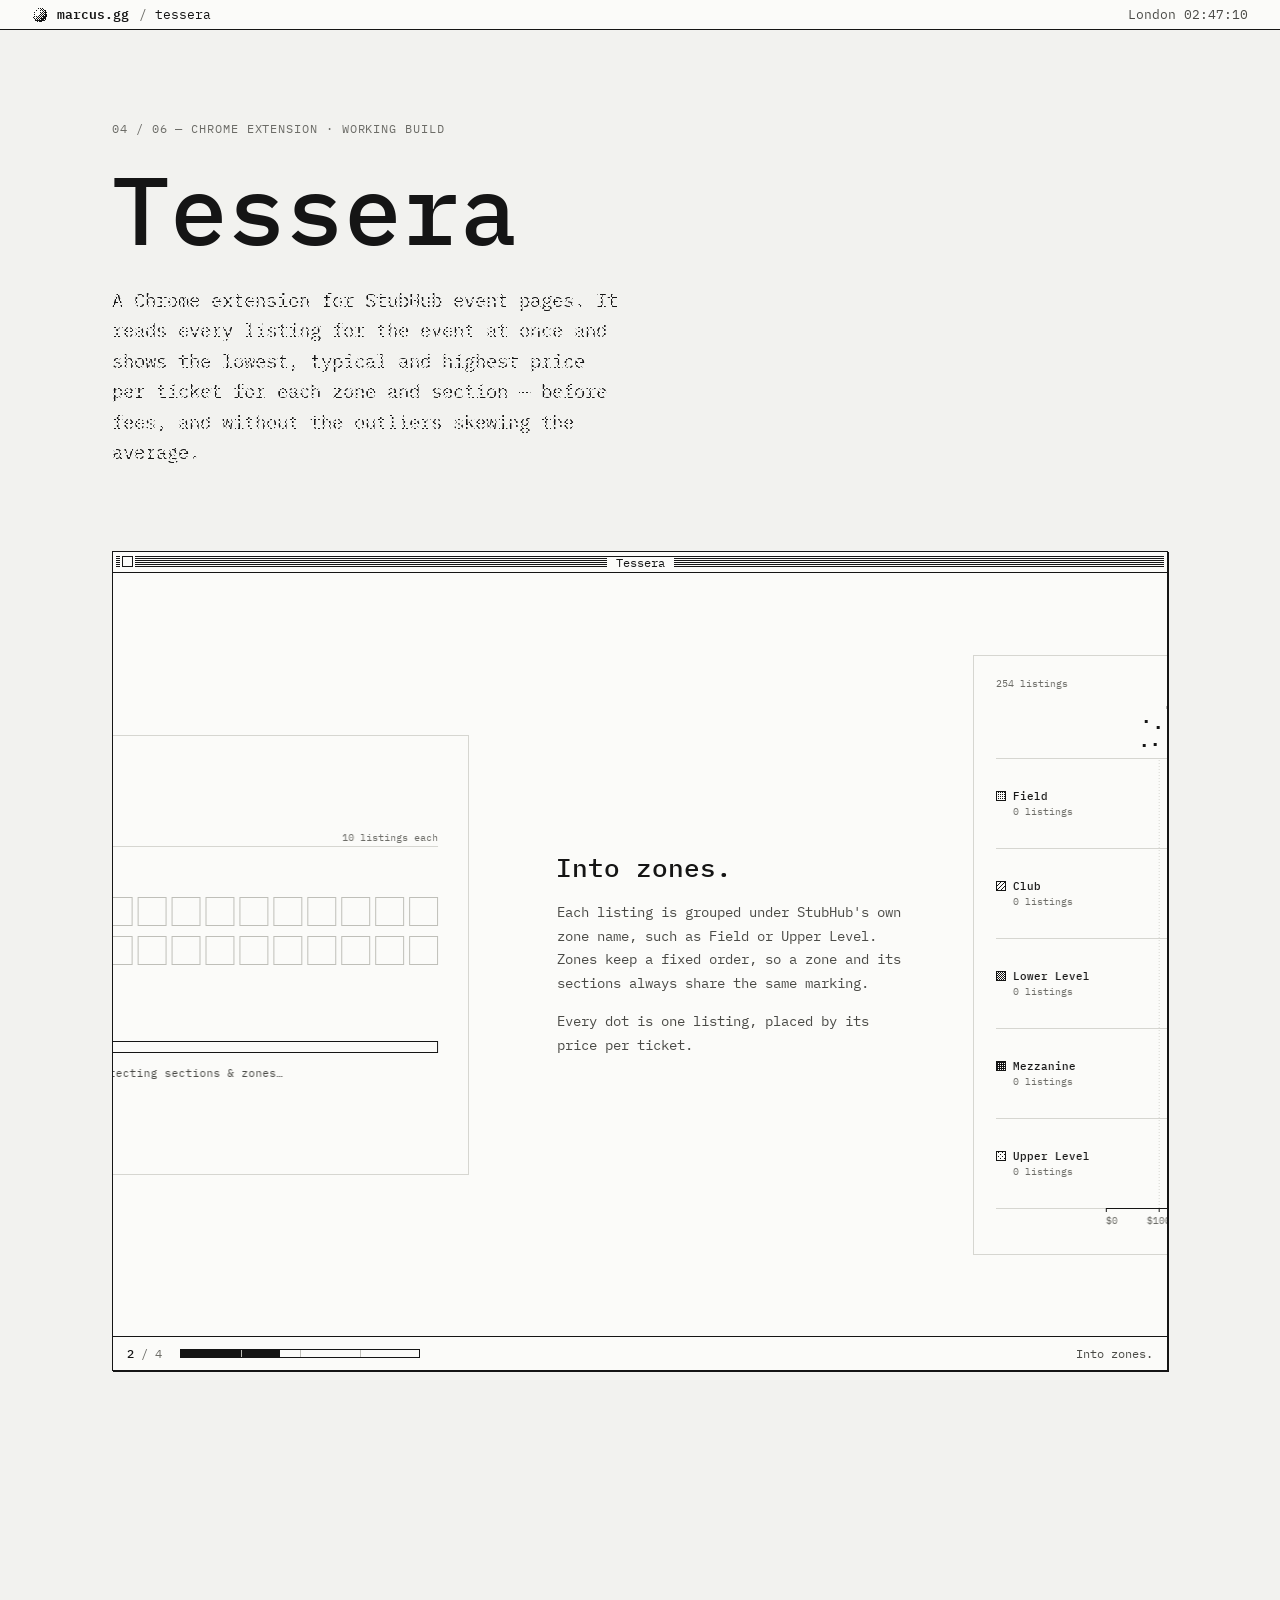
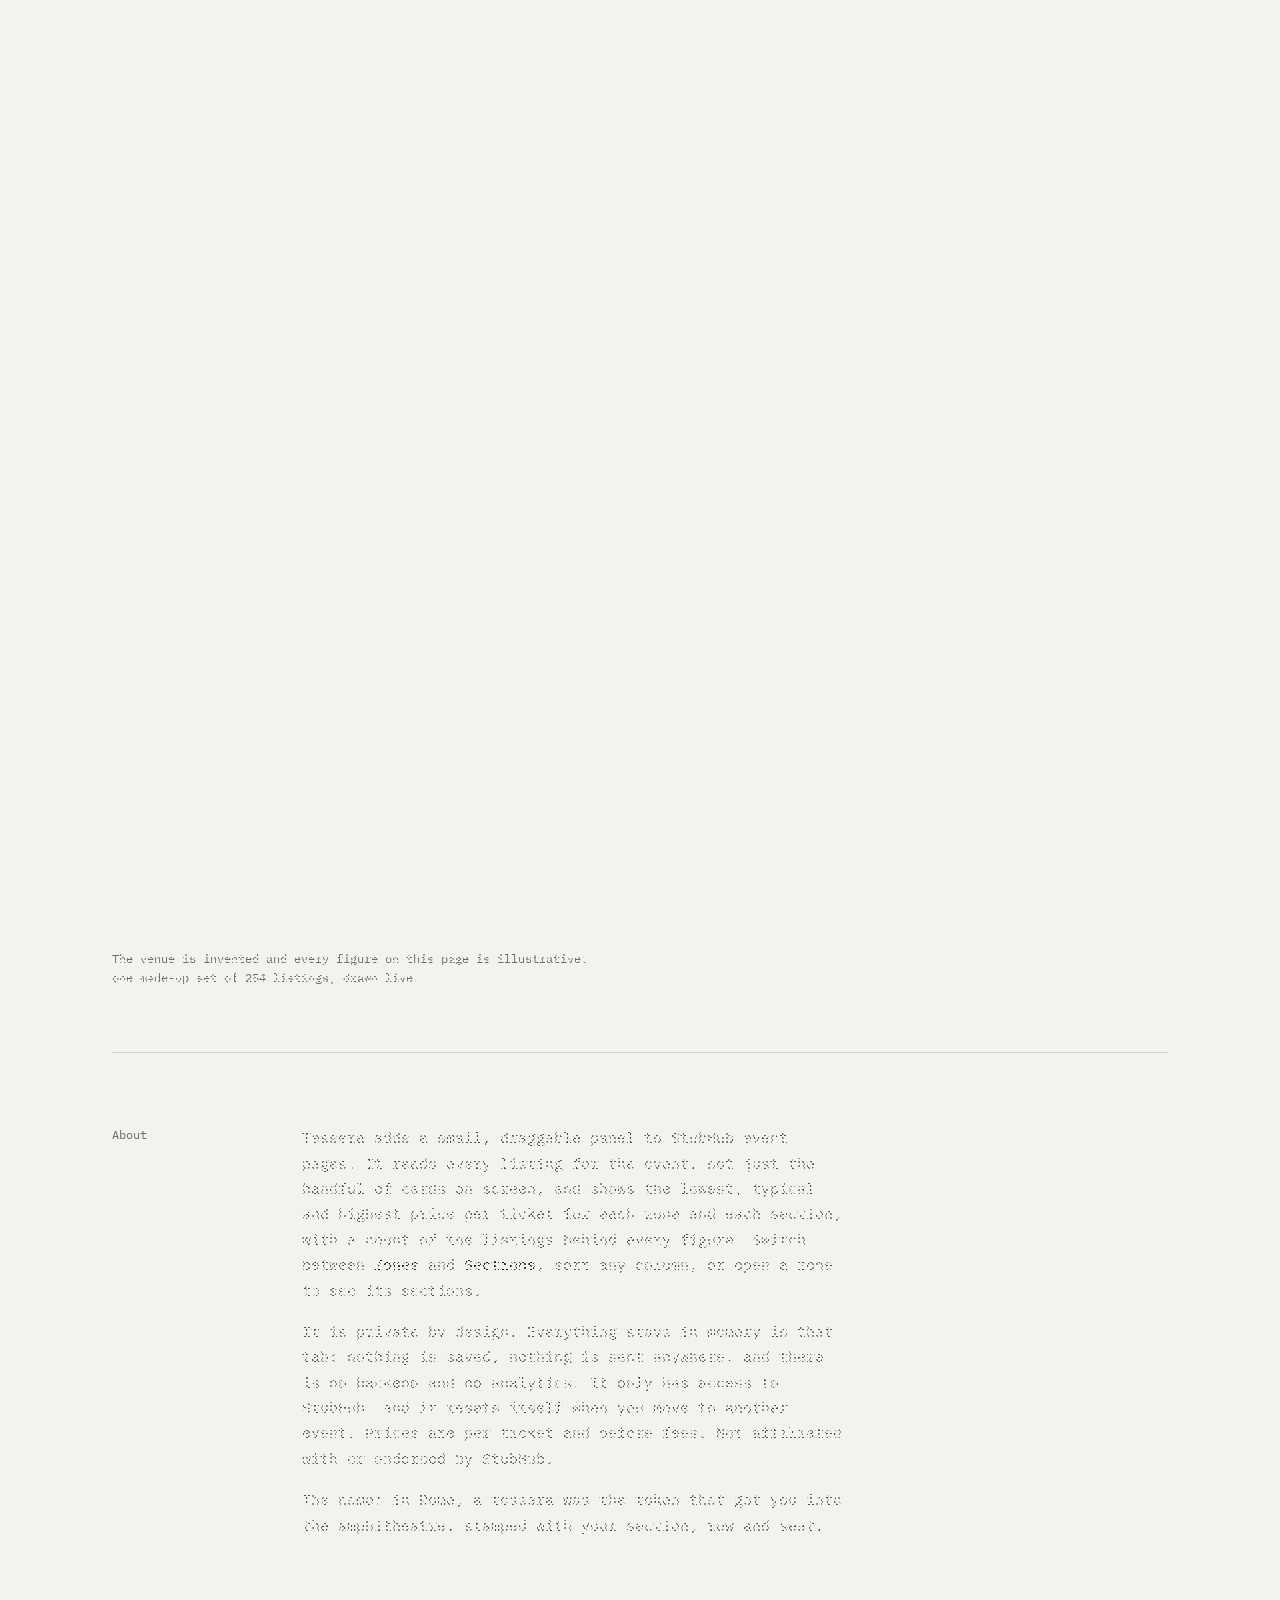
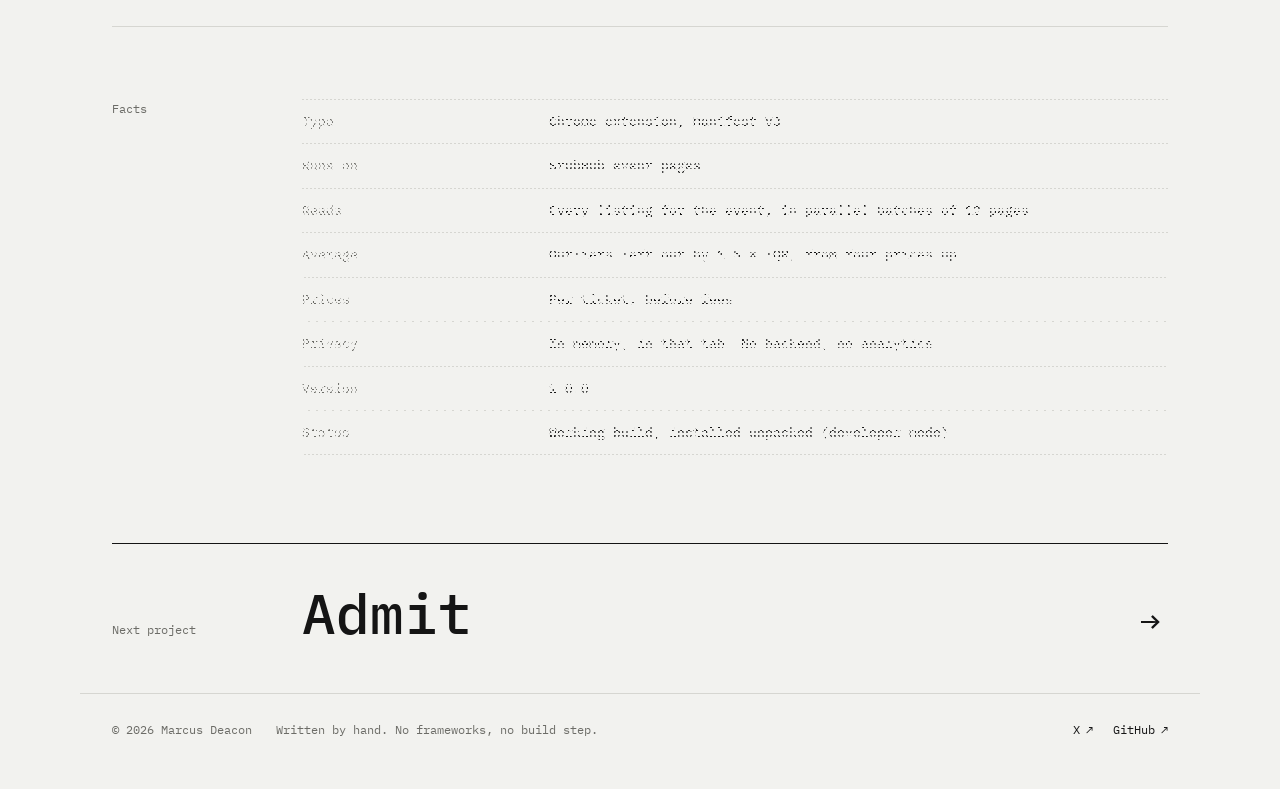
<file: insights/index.html>
<!DOCTYPE html>
<html lang="en-GB">
<head>
  <meta charset="utf-8">
  <meta name="viewport" content="width=device-width, initial-scale=1">
  <title>Tessera — Marcus Deacon</title>
  <meta name="robots" content="noindex">
  <link rel="canonical" href="https://marcus.gg/tessera/">
  <meta http-equiv="refresh" content="0; url=/tessera/">
  <script>location.replace('/tessera/' + location.search + location.hash);</script>
</head>
<body>
  <p>Section Price Insights is now <a href="/tessera/">Tessera</a>.</p>
</body>
</html>
</file>
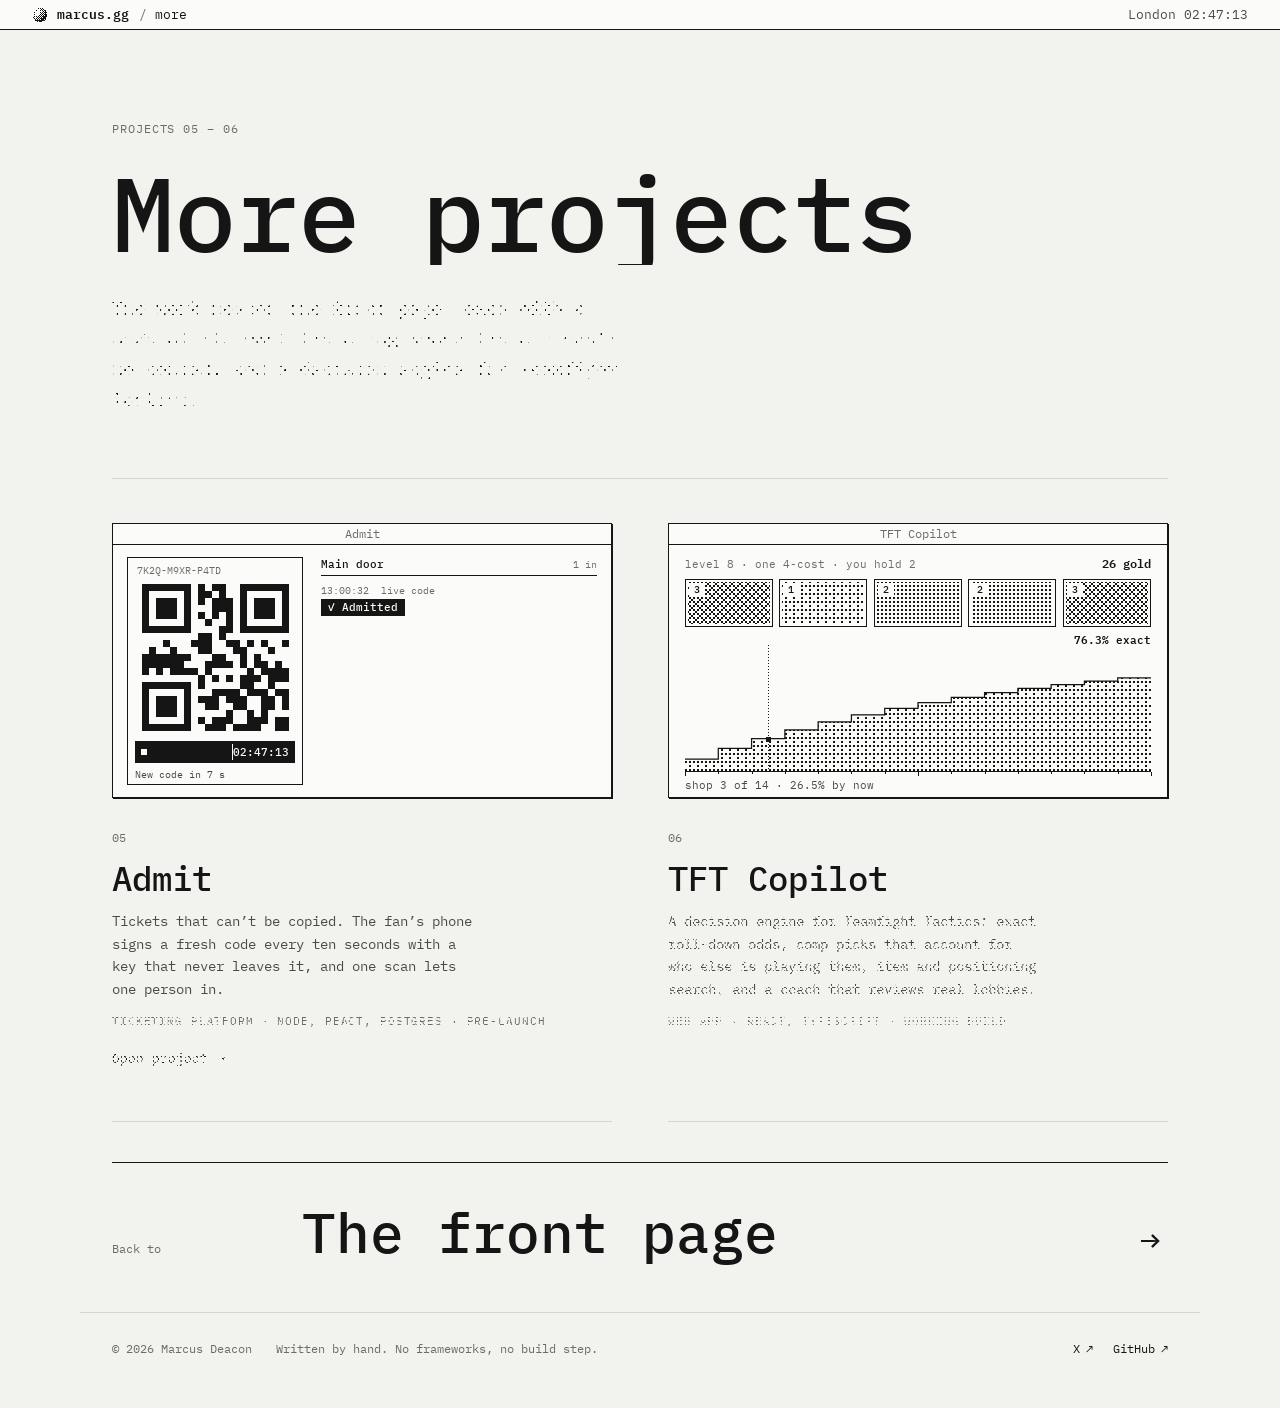
<file: more/index.html>
<!DOCTYPE html>
<html lang="en-GB">
<head>
  <meta charset="utf-8">
  <meta name="viewport" content="width=device-width, initial-scale=1">
  <title>More projects — Marcus Deacon</title>
  <meta name="description" content="More projects by Marcus Deacon: Admit, ticketing whose tickets can't be copied, and TFT Copilot, a decision engine for Teamfight Tactics.">
  <meta property="og:title" content="More projects — Marcus Deacon">
  <meta property="og:description" content="Admit, ticketing whose tickets can't be copied, and TFT Copilot, a decision engine for Teamfight Tactics.">
  <meta property="og:url" content="https://marcus.gg/more/">
  <meta property="og:type" content="website">
  <meta property="og:image" content="https://marcus.gg/assets/og.png">
  <meta name="twitter:card" content="summary_large_image">
  <meta name="twitter:image" content="https://marcus.gg/assets/og.png">
  <meta name="theme-color" content="#fbfbf9">
  <link rel="icon" href="data:image/svg+xml,%3Csvg xmlns='http://www.w3.org/2000/svg' viewBox='0 0 16 16'%3E%3Crect width='16' height='16' fill='%23fbfbf9'/%3E%3Ccircle cx='8' cy='8' r='6' fill='%23151515'/%3E%3C/svg%3E">
  <link rel="preload" as="font" type="font/woff2" crossorigin href="/assets/fonts/ibm-plex-mono-400.woff2">
  <link rel="preload" as="font" type="font/woff2" crossorigin href="/assets/fonts/ibm-plex-mono-500.woff2">
  <link rel="stylesheet" href="/css/style.css">
</head>
<body class="pg-more">

  <header class="menubar">
    <a class="mb-home" href="/"><canvas id="mb-orb" width="16" height="16" aria-hidden="true"></canvas>marcus.gg</a>
    <span class="mb-crumb">/<b>more</b></span>
    <div class="mb-right" aria-hidden="true">
      <span class="mb-dim" id="coords"></span>
      <span id="clock"></span>
    </div>
  </header>

  <main>
    <header class="pg-head">
      <p class="pg-kicker" data-dz data-at="120">Projects 05 – 06</p>
      <h1 data-type data-at="260" data-cps="60">More projects</h1>
      <p class="pg-lede" data-dz data-at="1300">The work beyond the front page, each with a page of its own: ticketing whose tickets can’t be copied, and a decision engine for Teamfight Tactics.</p>
    </header>

    <ol class="index more-grid" aria-label="More projects">
      <li>
        <a class="pj" href="/admit/" data-zoom>
          <span class="pj-text">
            <span class="pj-n">05</span>
            <span class="pj-name" data-type>Admit</span>
            <span class="pj-line" data-dz>Tickets that can’t be copied. The fan’s phone signs a fresh code every ten seconds with a key that never leaves it, and one scan lets one person in.</span>
            <span class="pj-meta" data-dz>Ticketing platform · Node, React, Postgres · Pre-launch</span>
            <span class="pj-open" data-dz>Open project <span class="go" aria-hidden="true">→</span></span>
          </span>
          <span class="pj-fig win" data-zoom-target>
            <span class="win-bar"><span class="win-box" aria-hidden="true"></span><span class="win-title">Admit</span></span>
            <canvas class="mini" data-mini="admit" role="img" aria-label="A live ticket whose code changes every ten seconds, beside a door log: the live code is admitted; a screenshot, a second scan and the old owner's code are refused"></canvas>
          </span>
        </a>
      </li>
      <li>
        <a class="pj" href="/tft-copilot/" data-zoom>
          <span class="pj-text">
            <span class="pj-n">06</span>
            <span class="pj-name" data-type>TFT Copilot</span>
            <span class="pj-line" data-dz>A decision engine for Teamfight Tactics: exact roll-down odds, comp picks that account for who else is playing them, item and positioning search, and a coach that reviews real lobbies.</span>
            <span class="pj-meta" data-dz>Web app · React, TypeScript · Working build</span>
            <span class="pj-open" data-dz>Open project <span class="go" aria-hidden="true">→</span></span>
          </span>
          <span class="pj-fig win" data-zoom-target>
            <span class="win-bar"><span class="win-box" aria-hidden="true"></span><span class="win-title">TFT Copilot</span></span>
            <canvas class="mini" data-mini="tft" role="img" aria-label="A roll-down at level 8 with 30 gold: shops roll five slots at a time while the exact chance of finding the 4-cost climbs to 76.4%"></canvas>
          </span>
        </a>
      </li>
    </ol>
  </main>

  <nav class="pg-next" aria-label="Back to the front page">
    <a href="/"><span class="k">Back to</span><span class="t">The front page</span><span class="go" aria-hidden="true">→</span></a>
  </nav>

  <footer>
    <span class="foot-copy">© 2026 Marcus Deacon</span>
    <span class="foot-hand">Written by hand. No&nbsp;frameworks, no build step.</span>
    <ul class="foot-links" aria-label="Elsewhere">
      <li><a href="https://x.com/nerhhx" target="_blank" rel="noopener">X <span class="go" aria-hidden="true">↗</span></a></li>
      <li><a href="https://github.com/Nerhh" target="_blank" rel="noopener">GitHub <span class="go" aria-hidden="true">↗</span></a></li>
    </ul>
  </footer>

  <script src="/js/core.js"></script>
  <script src="/js/more.js"></script>
</body>
</html>
</file>
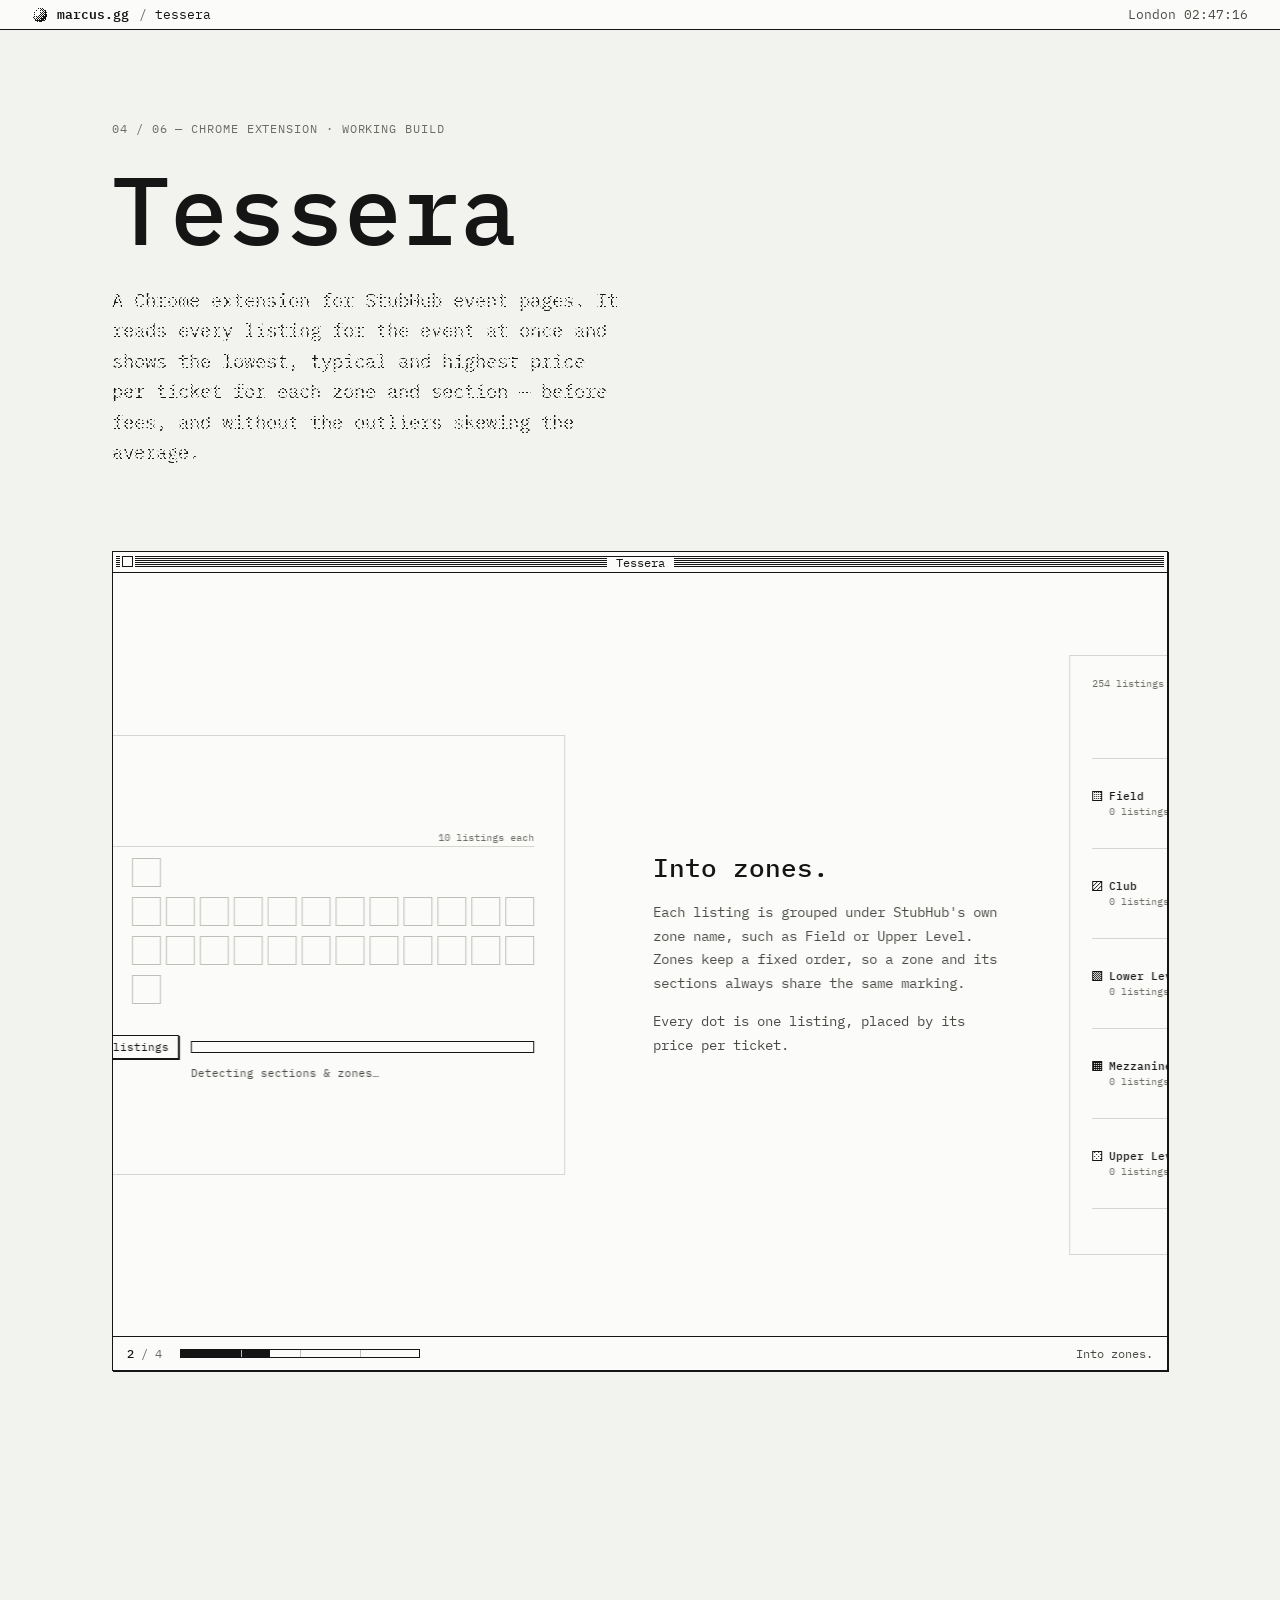
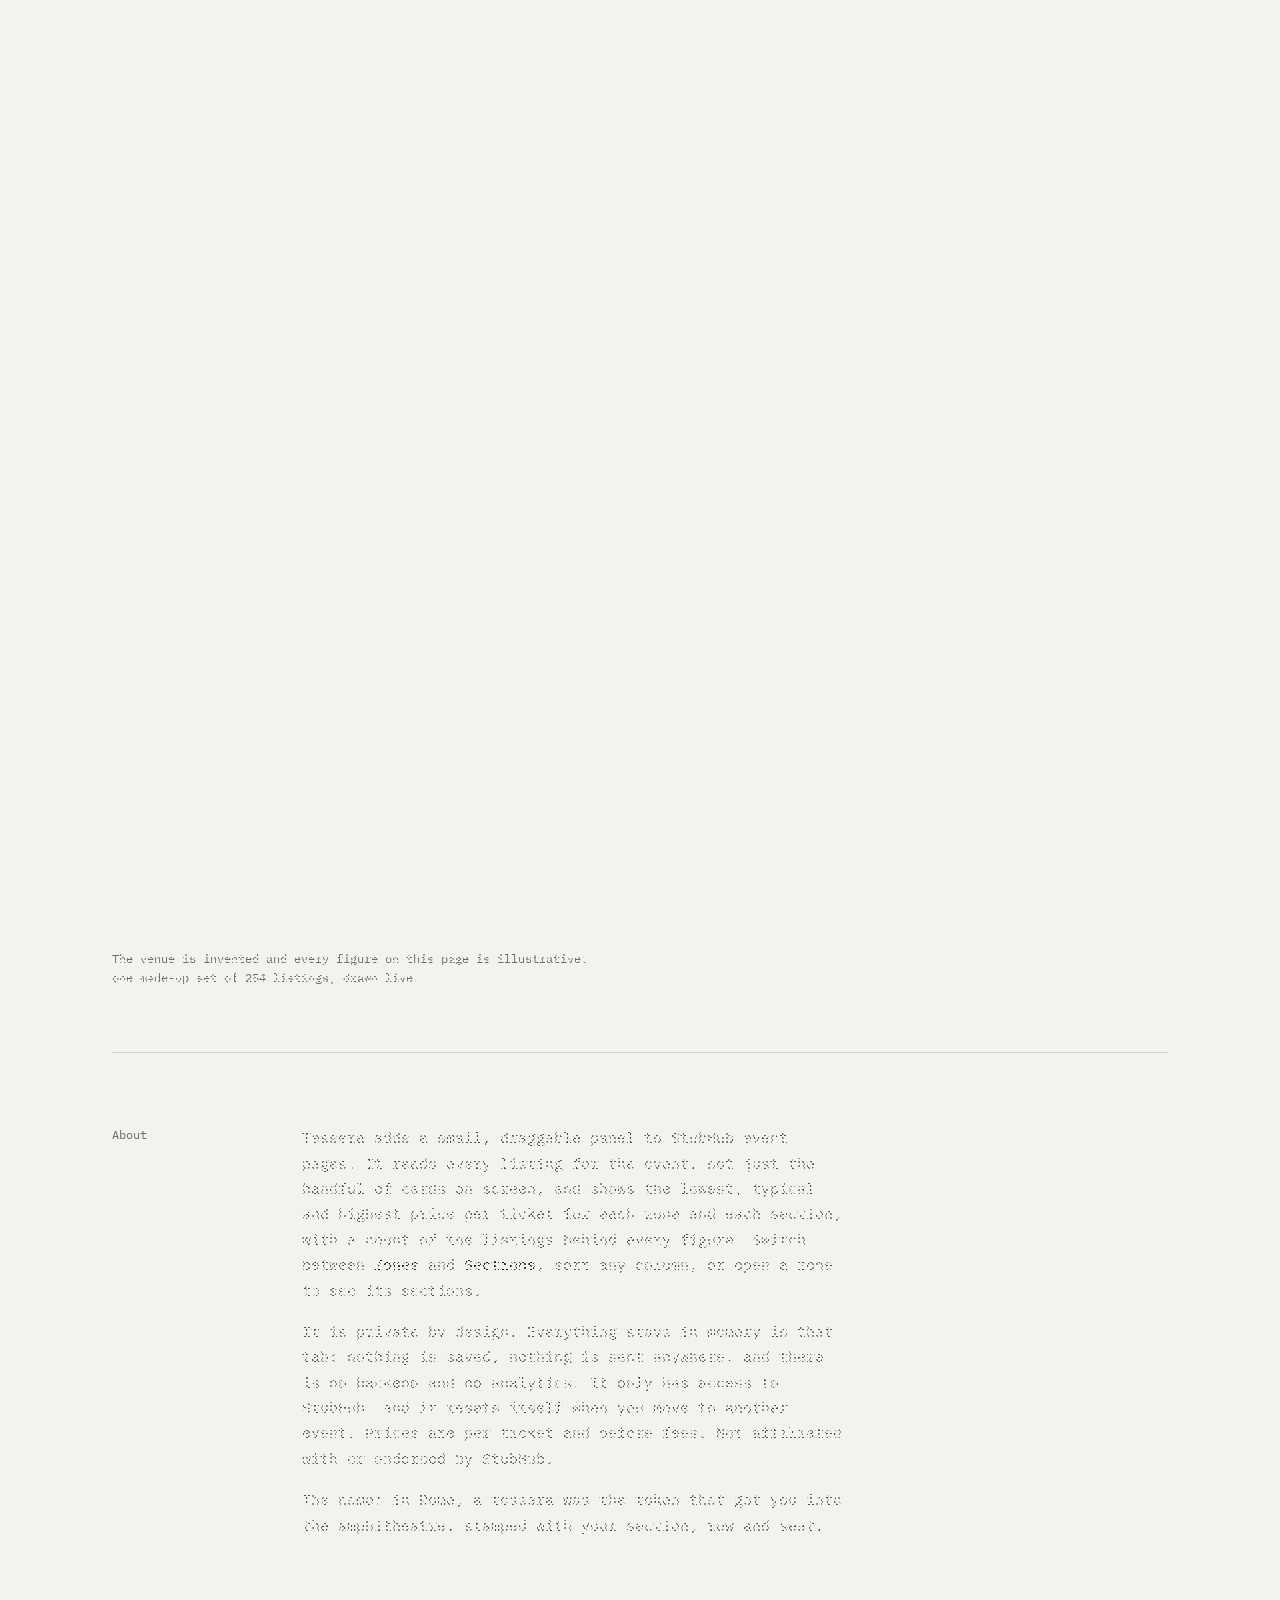
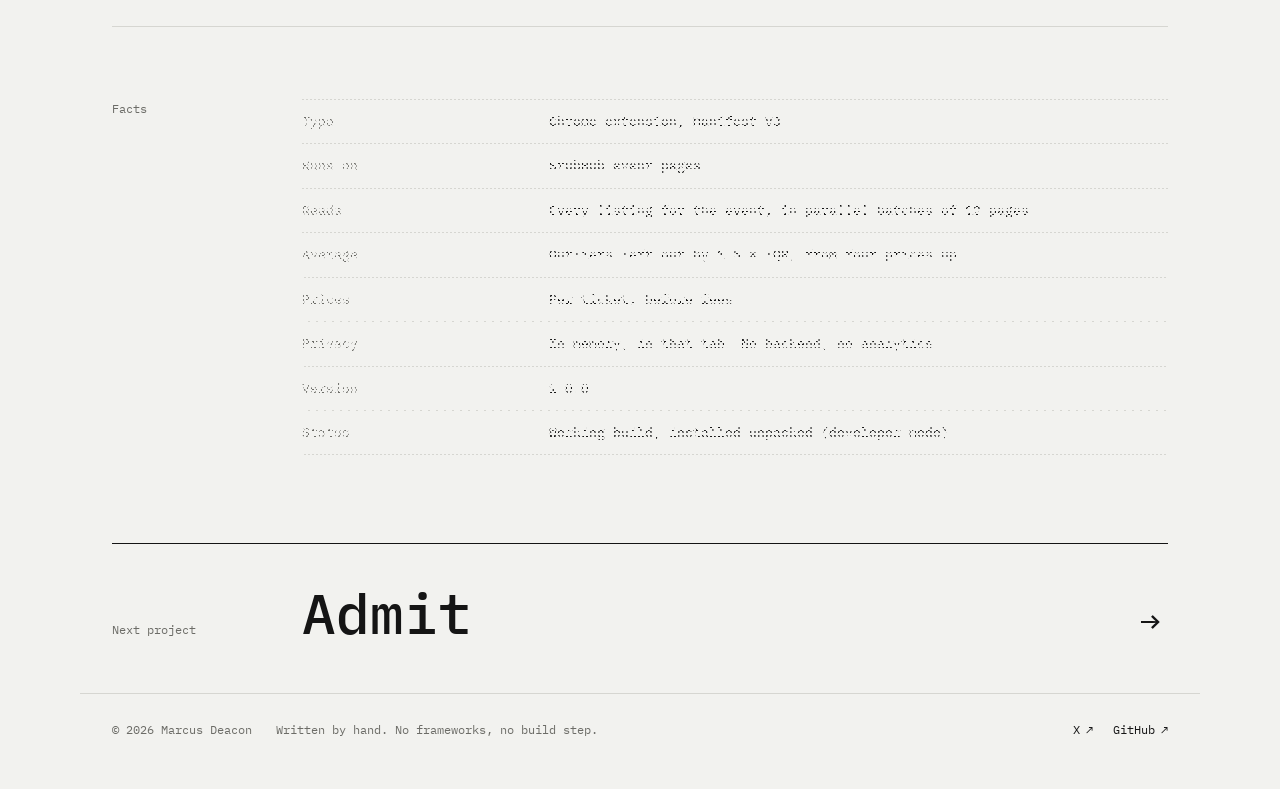
<file: tessera/index.html>
<!DOCTYPE html>
<html lang="en-GB">
<head>
  <meta charset="utf-8">
  <meta name="viewport" content="width=device-width, initial-scale=1">
  <title>Tessera — Marcus Deacon</title>
  <meta name="description" content="A Chrome extension for StubHub event pages that reads every listing at once and shows the lowest, typical and highest price per ticket for each zone and section.">
  <meta property="og:title" content="Tessera — Marcus Deacon">
  <meta property="og:description" content="A Chrome extension for StubHub event pages that reads every listing at once and shows the lowest, typical and highest price per ticket for each zone and section.">
  <meta property="og:url" content="https://marcus.gg/tessera/">
  <meta property="og:type" content="website">
  <meta property="og:image" content="https://marcus.gg/assets/og.png">
  <meta name="twitter:card" content="summary_large_image">
  <meta name="twitter:image" content="https://marcus.gg/assets/og.png">
  <meta name="theme-color" content="#fbfbf9">
  <link rel="icon" href="data:image/svg+xml,%3Csvg xmlns='http://www.w3.org/2000/svg' viewBox='0 0 16 16'%3E%3Crect width='16' height='16' fill='%23fbfbf9'/%3E%3Ccircle cx='8' cy='8' r='6' fill='%23151515'/%3E%3C/svg%3E">
  <link rel="preload" as="font" type="font/woff2" crossorigin href="/assets/fonts/ibm-plex-mono-400.woff2">
  <link rel="preload" as="font" type="font/woff2" crossorigin href="/assets/fonts/ibm-plex-mono-500.woff2">
  <link rel="stylesheet" href="/css/style.css">
  <link rel="stylesheet" href="/css/tessera.css">
</head>
<body class="pg-tessera">

  <header class="menubar">
    <a class="mb-home" href="/"><canvas id="mb-orb" width="16" height="16" aria-hidden="true"></canvas>marcus.gg</a>
    <span class="mb-crumb">/<b>tessera</b></span>
    <div class="mb-right" aria-hidden="true">
      <span class="mb-dim" id="coords"></span>
      <span id="clock"></span>
    </div>
  </header>

  <main>
    <header class="pg-head">
      <p class="pg-kicker" data-dz data-at="120">04 / 06 — Chrome extension · Working build</p>
      <h1><span class="ins-l" data-type data-at="260" data-cps="60">Tessera</span></h1>
      <p class="pg-lede" data-dz data-at="1700">A Chrome extension for StubHub event pages. It reads every listing for the event at once and shows the lowest, typical and highest price per ticket for each zone and section — before fees, and without the outliers skewing the average.</p>
    </header>

    <!-- four panels: a horizontal track on wide screens, a plain stack everywhere else -->
    <section class="ins-run" id="run" aria-label="How it works, in four steps">
      <div class="ins-stick">
        <div class="ins-frame win active">
          <div class="win-bar ins-bar" aria-hidden="true"><span class="win-box"></span><span class="win-title">Tessera</span></div>
          <div class="ins-view">
            <div class="ins-rail hscroll">

              <article class="ins-panel ins-p1" data-step="0" aria-labelledby="p1-h">
                <div class="ins-copy">
                  <p class="ins-n">01</p>
                  <h2 id="p1-h" data-type>All of it, at once.</h2>
                  <p data-dz>StubHub shows a few listings at a time. The extension reads the listings the page already shows you, all at once, in your own browser session: the first page, then the rest in parallel batches of twelve.</p>
                  <p class="ins-small" data-dz>On a typical event that is about 250 listings across 26 pages, in under a second. If loading fails, it falls back to the listing cards already on screen.</p>
                </div>
                <div class="ins-fig"><canvas id="cv-load" role="img" aria-label="Twenty-six page tiles fill in: the first page, then batches of twelve, while a progress bar counts up to all 254 listings loaded."></canvas></div>
              </article>

              <article class="ins-panel ins-p2" data-step="1" aria-labelledby="p2-h">
                <div class="ins-copy">
                  <p class="ins-n">02</p>
                  <h2 id="p2-h" data-type>Into zones.</h2>
                  <p data-dz>Each listing is grouped under StubHub's own zone name, such as Field or Upper Level. Zones keep a fixed order, so a zone and its sections always share the same marking.</p>
                  <p class="ins-small" data-dz>Every dot is one listing, placed by its price per ticket.</p>
                </div>
                <div class="ins-fig"><canvas id="cv-zones" role="img" aria-label="254 price dots fall from a cloud into five zone lanes, each placed by its price."></canvas></div>
              </article>

              <article class="ins-panel ins-p3" data-step="2" aria-labelledby="p3-h">
                <div class="ins-copy">
                  <p class="ins-n">03</p>
                  <h2 id="p3-h" data-type>The average, honestly.</h2>
                  <p data-dz>Min and max show the real extremes. The average leaves out outliers by the standard 1.5 × IQR rule, but only once a group has at least four prices.</p>
                  <p class="ins-small" data-dz>A trimmed average carries an asterisk, and its tooltip gives the true range.</p>
                </div>
                <div class="ins-fig"><canvas id="cv-avg" role="img" aria-label="Each zone lane becomes a bar from its lowest to its highest price with the average marked. An $8,000 listing is left out of the Field average, which drops from $568 to $336."></canvas></div>
              </article>

              <article class="ins-panel ins-p4" data-step="3" aria-labelledby="p4-h">
                <div class="ins-copy">
                  <p class="ins-n">04</p>
                  <h2 id="p4-h" data-type>Zones, then sections.</h2>
                  <p data-dz>Open a zone to see its section numbers, which match the labels on the seat map. Every column sorts; cheapest average first by default.</p>
                </div>
                <div class="ins-tbl">
                  <div class="ins-tscroll">
                  <table class="ins-table" id="ins-table" aria-label="Zones by average price per ticket, cheapest first, with Field opened into its sections">
                    <thead>
                      <tr><th scope="col">Zone</th><th scope="col">Min</th><th scope="col" aria-sort="ascending">Avg ↑</th><th scope="col">Max</th><th scope="col">Count</th></tr>
                    </thead>
                    <tbody>
                      <tr class="z"><th scope="row"><i class="car"></i><i class="sw sw-4"></i>Upper Level</th><td>$42</td><td>$86</td><td>$128</td><td>73</td></tr>
                      <tr class="z"><th scope="row"><i class="car"></i><i class="sw sw-3"></i>Mezzanine</th><td>$84</td><td>$143</td><td>$197</td><td>52</td></tr>
                      <tr class="z"><th scope="row"><i class="car"></i><i class="sw sw-1"></i>Lower Level</th><td>$118</td><td>$211</td><td>$304</td><td>66</td></tr>
                      <tr class="z"><th scope="row"><i class="car"></i><i class="sw sw-2"></i>Club</th><td>$160</td><td>$258</td><td>$345</td><td>30</td></tr>
                      <tr class="z open"><th scope="row"><i class="car"></i><i class="sw sw-0"></i>Field</th><td>$207</td><td>$336<span class="ast" title="Average excludes 1 outlier listing (true range $207–$8,000)">*</span></td><td>$8,000</td><td>33</td></tr>
                      <tr class="s"><th scope="row"><i class="sw sw-0"></i>F4</th><td>$207</td><td>$273</td><td>$360</td><td>6</td></tr>
                      <tr class="s"><th scope="row"><i class="sw sw-0"></i>F6</th><td>$226</td><td>$278</td><td>$307</td><td>5</td></tr>
                      <tr class="s"><th scope="row"><i class="sw sw-0"></i>F3</th><td>$243</td><td>$316</td><td>$408</td><td>4</td></tr>
                      <tr class="s"><th scope="row"><i class="sw sw-0"></i>F1</th><td>$306</td><td>$360</td><td>$412</td><td>5</td></tr>
                      <tr class="s"><th scope="row"><i class="sw sw-0"></i>F5</th><td>$318</td><td>$368</td><td>$450</td><td>6</td></tr>
                      <tr class="s"><th scope="row"><i class="sw sw-0"></i>F2</th><td>$337</td><td>$411<span class="ast" title="Average excludes 1 outlier listing (true range $337–$8,000)">*</span></td><td>$8,000</td><td>7</td></tr>
                    </tbody>
                  </table>
                  </div>
                  <p class="ins-foot">Prices before fees. <span class="ast-k">*</span> Average excludes 1 outlier listing (true range $207–$8,000).</p>
                </div>
                <div class="ins-fig"><canvas id="cv-bowl" role="img" aria-label="An invented, bowl-shaped venue shaded by zone. The Field opens into sections F1 to F6."></canvas></div>
              </article>

            </div>
          </div>
          <div class="ins-steps" aria-hidden="true">
            <span class="ins-count"><b id="ins-step">1</b> / 4</span>
            <span class="ins-meter"><i id="ins-fill"></i><span class="tk"></span><span class="tk"></span><span class="tk"></span></span>
            <span class="ins-name" id="ins-name">All of it, at once.</span>
          </div>
        </div>
      </div>
    </section>
    <p class="pg-note ins-note" data-dz>The venue is invented and every figure on this page is illustrative: one made-up set of 254 listings, drawn live.</p>

    <section class="ins-about" aria-labelledby="about-h">
      <h2 id="about-h" data-type>About</h2>
      <div class="pg-prose" data-dz>
        <p>Tessera adds a small, draggable panel to StubHub event pages. It reads every listing for the event, not just the handful of cards on screen, and shows the lowest, typical and highest price per ticket for each zone and each section, with a count of the listings behind every figure. Switch between <strong>Zones</strong> and <strong>Sections</strong>, sort any column, or open a zone to see its sections.</p>
        <p>It is private by design. Everything stays in memory in that tab: nothing is saved, nothing is sent anywhere, and there is no backend and no analytics. It only has access to StubHub, and it resets itself when you move to another event. Prices are per ticket and before fees. Not affiliated with or endorsed by StubHub.</p>
        <p>The name: in Rome, a tessera was the token that got you into the amphitheatre, stamped with your section, row and seat.</p>
      </div>
    </section>

    <section class="pg-facts" aria-labelledby="facts-h">
      <h2 id="facts-h" data-type>Facts</h2>
      <dl data-dz>
        <dt>Type</dt><dd>Chrome extension, Manifest V3</dd>
        <dt>Runs on</dt><dd>StubHub event pages</dd>
        <dt>Reads</dt><dd>Every listing for the event, in parallel batches of 12 pages</dd>
        <dt>Average</dt><dd>Outliers left out by 1.5 × IQR, from four prices up</dd>
        <dt>Prices</dt><dd>Per ticket, before fees</dd>
        <dt>Privacy</dt><dd>In memory, in that tab. No backend, no analytics</dd>
        <dt>Version</dt><dd>1.0.0</dd>
        <dt>Status</dt><dd>Working build, installed unpacked (developer mode)</dd>
      </dl>
    </section>
  </main>

  <nav class="pg-next" aria-label="Next project">
    <a href="/admit/"><span class="k">Next project</span><span class="t">Admit</span><span class="go" aria-hidden="true">→</span></a>
  </nav>

  <footer>
    <span class="foot-copy">© 2026 Marcus Deacon</span>
    <span class="foot-hand">Written by hand. No&nbsp;frameworks, no build step.</span>
    <ul class="foot-links" aria-label="Elsewhere">
      <li><a href="https://x.com/nerhhx" target="_blank" rel="noopener">X <span class="go" aria-hidden="true">↗</span></a></li>
      <li><a href="https://github.com/Nerhh" target="_blank" rel="noopener">GitHub <span class="go" aria-hidden="true">↗</span></a></li>
    </ul>
  </footer>

  <script src="/js/core.js"></script>
  <script src="/js/tessera.js"></script>
</body>
</html>
</file>
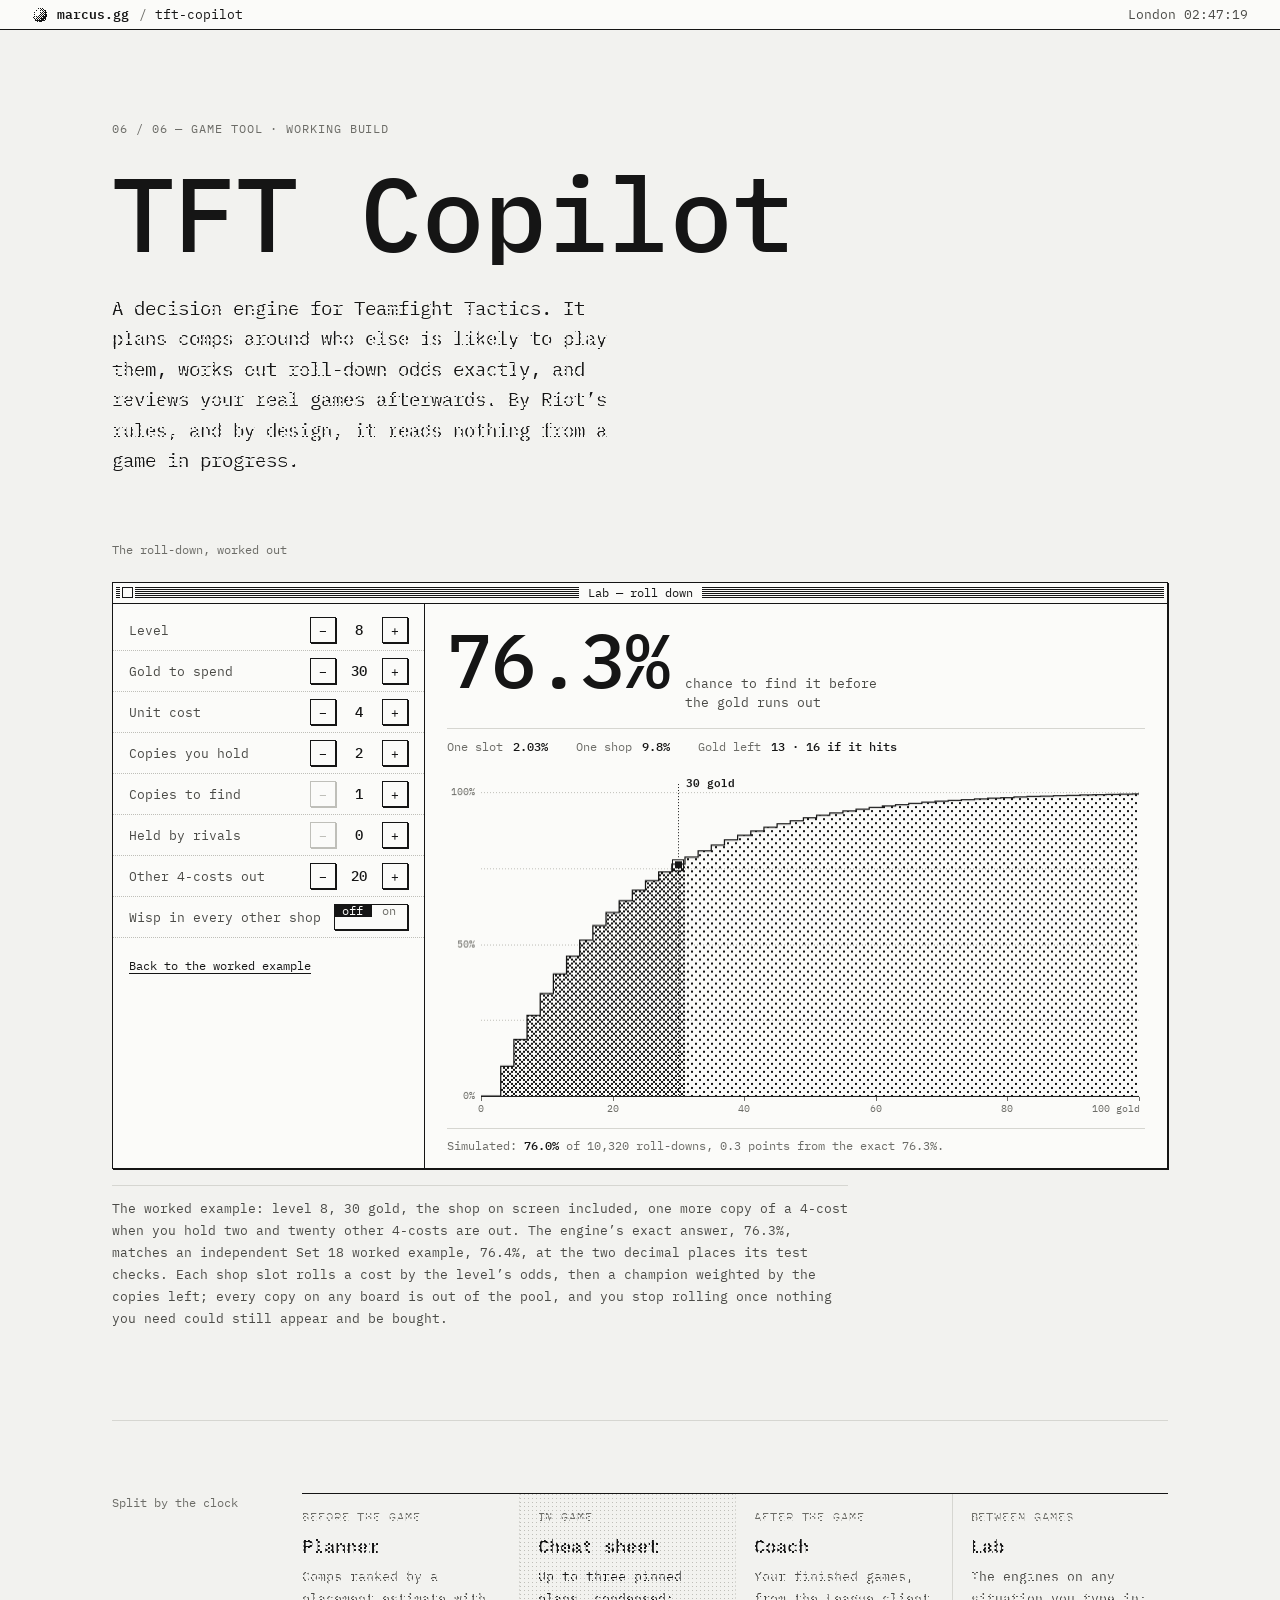
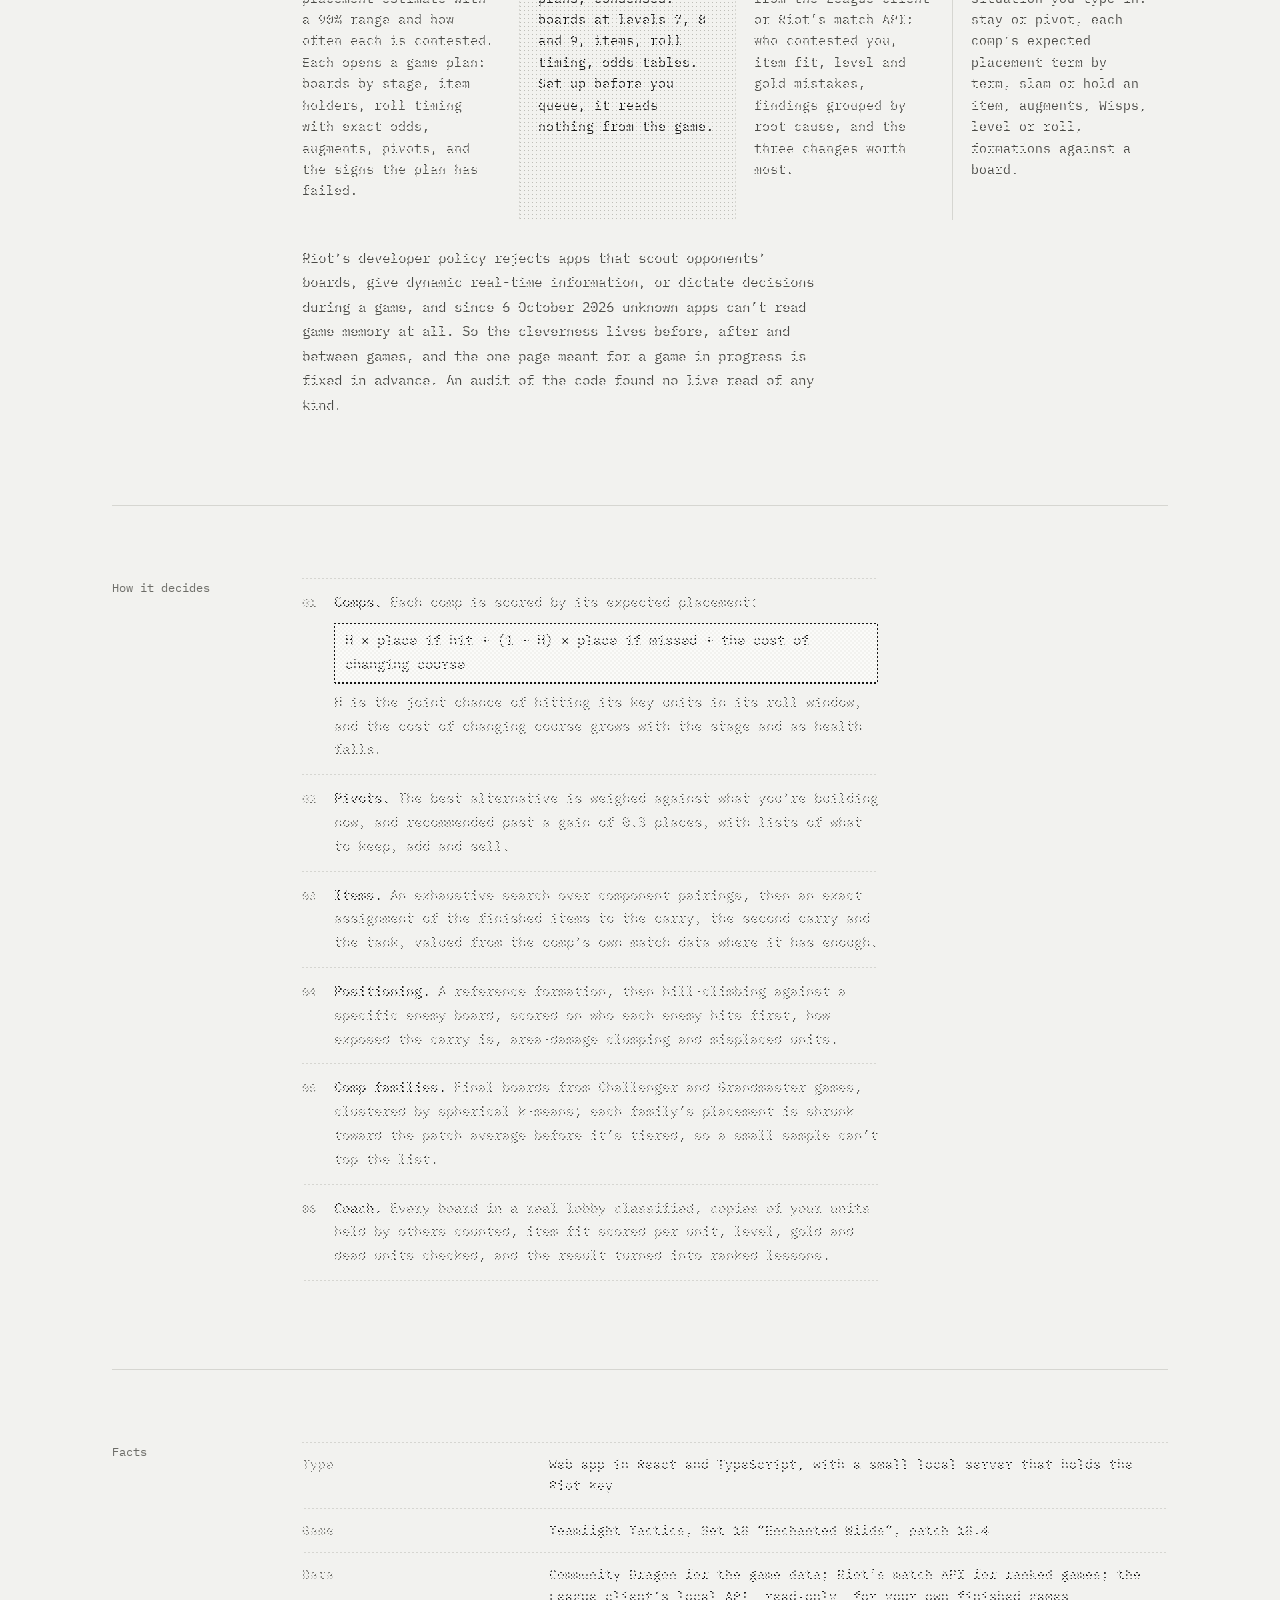
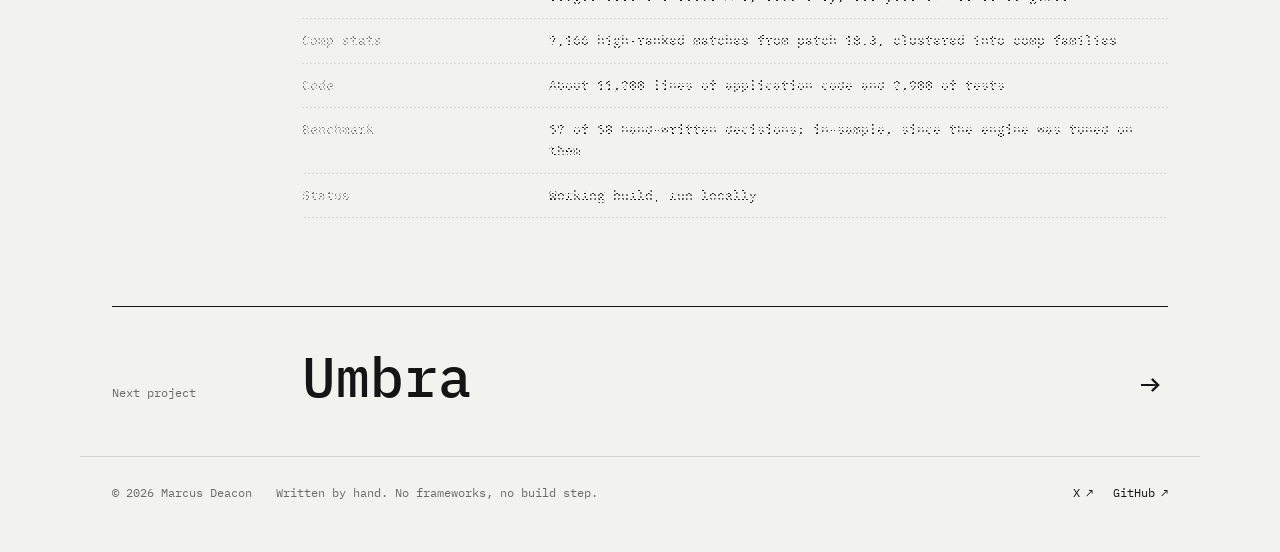
<file: tft-copilot/index.html>
<!DOCTYPE html>
<html lang="en-GB">
<head>
  <meta charset="utf-8">
  <meta name="viewport" content="width=device-width, initial-scale=1">
  <title>TFT Copilot — Marcus Deacon</title>
  <meta name="description" content="TFT Copilot: a decision engine for Teamfight Tactics. Exact roll-down odds, comp picks that account for contest, item and positioning search, and a coach that reviews real lobbies, split by the game clock to stay inside Riot's rules.">
  <meta property="og:title" content="TFT Copilot — Marcus Deacon">
  <meta property="og:description" content="A decision engine for Teamfight Tactics: exact roll-down odds, contest-aware comp picks, and a coach that reviews real lobbies.">
  <meta property="og:url" content="https://marcus.gg/tft-copilot/">
  <meta property="og:type" content="website">
  <meta property="og:image" content="https://marcus.gg/assets/og.png">
  <meta name="twitter:card" content="summary_large_image">
  <meta name="twitter:image" content="https://marcus.gg/assets/og.png">
  <meta name="theme-color" content="#fbfbf9">
  <link rel="icon" href="data:image/svg+xml,%3Csvg xmlns='http://www.w3.org/2000/svg' viewBox='0 0 16 16'%3E%3Crect width='16' height='16' fill='%23fbfbf9'/%3E%3Ccircle cx='8' cy='8' r='6' fill='%23151515'/%3E%3C/svg%3E">
  <link rel="preload" as="font" type="font/woff2" crossorigin href="/assets/fonts/ibm-plex-mono-400.woff2">
  <link rel="preload" as="font" type="font/woff2" crossorigin href="/assets/fonts/ibm-plex-mono-500.woff2">
  <link rel="stylesheet" href="/css/style.css">
  <link rel="stylesheet" href="/css/tft-copilot.css">
</head>
<body class="pg-tft">

  <header class="menubar">
    <a class="mb-home" href="/"><canvas id="mb-orb" width="16" height="16" aria-hidden="true"></canvas>marcus.gg</a>
    <span class="mb-crumb">/<b>tft-copilot</b></span>
    <div class="mb-right" aria-hidden="true">
      <span class="mb-dim" id="coords"></span>
      <span id="clock"></span>
    </div>
  </header>

  <main>
    <header class="pg-head">
      <p class="pg-kicker" data-dz data-at="120">06 / 06 — Game tool · Working build</p>
      <h1 data-type data-at="260" data-cps="60">TFT Copilot</h1>
      <p class="pg-lede" data-dz data-at="1300">A decision engine for Teamfight Tactics. It plans comps around who else is likely to play them, works out roll-down odds exactly, and reviews your real games afterwards. By Riot’s rules, and by design, it reads nothing from a game in progress.</p>
    </header>

    <!-- the roll-down: the engine's exact programme, run here on every change, with a simulation checking it -->
    <section class="tf" aria-labelledby="tf-h">
      <h2 class="tf-h" id="tf-h" data-type>The roll-down, worked out</h2>
      <div class="tf-fig" data-zoom>
        <div class="win active tf-win" data-zoom-target>
          <div class="win-bar"><span class="win-box" aria-hidden="true"></span><span class="win-title">Lab — roll down</span></div>
          <div class="tf-body">
            <div class="tf-ctl" id="tf-ctl" role="group" aria-label="The situation">
              <div class="tf-row" data-k="level"><span class="lab" id="l-level">Level</span><span class="tf-step"><button type="button" data-d="-1" aria-label="Lower level">−</button><output aria-labelledby="l-level">8</output><button type="button" data-d="1" aria-label="Raise level">+</button></span></div>
              <div class="tf-row" data-k="gold"><span class="lab" id="l-gold">Gold to spend</span><span class="tf-step"><button type="button" data-d="-1" aria-label="Less gold">−</button><output aria-labelledby="l-gold">30</output><button type="button" data-d="1" aria-label="More gold">+</button></span></div>
              <div class="tf-row" data-k="cost"><span class="lab" id="l-cost">Unit cost</span><span class="tf-step"><button type="button" data-d="-1" aria-label="Cheaper unit">−</button><output aria-labelledby="l-cost">4</output><button type="button" data-d="1" aria-label="Dearer unit">+</button></span></div>
              <div class="tf-row" data-k="held"><span class="lab" id="l-held">Copies you hold</span><span class="tf-step"><button type="button" data-d="-1" aria-label="Fewer held">−</button><output aria-labelledby="l-held">2</output><button type="button" data-d="1" aria-label="More held">+</button></span></div>
              <div class="tf-row" data-k="need"><span class="lab" id="l-need">Copies to find</span><span class="tf-step"><button type="button" data-d="-1" aria-label="Fewer to find">−</button><output aria-labelledby="l-need">1</output><button type="button" data-d="1" aria-label="More to find">+</button></span></div>
              <div class="tf-row" data-k="rivals"><span class="lab" id="l-rivals">Held by rivals</span><span class="tf-step"><button type="button" data-d="-1" aria-label="Fewer held by rivals">−</button><output aria-labelledby="l-rivals">0</output><button type="button" data-d="1" aria-label="More held by rivals">+</button></span></div>
              <div class="tf-row" data-k="tier"><span class="lab" id="l-tier">Other same-cost units out</span><span class="tf-step"><button type="button" data-d="-1" aria-label="Fewer others out">−</button><output aria-labelledby="l-tier">20</output><button type="button" data-d="1" aria-label="More others out">+</button></span></div>
              <div class="tf-row tf-tog"><span class="lab" id="l-wisp">Wisp in every other shop</span><button type="button" class="tf-sw" id="tf-wisp" role="switch" aria-checked="false" aria-labelledby="l-wisp"><span>off</span><span>on</span></button></div>
              <button type="button" class="tf-reset" id="tf-reset">Back to the worked example</button>
            </div>
            <div class="tf-out">
              <p class="tf-read" aria-live="polite"><span class="tf-big" id="tf-p">76.3%</span><span class="tf-what" id="tf-what">chance to find it before the gold runs out</span></p>
              <dl class="tf-stats">
                <div><dt>One slot</dt><dd id="tf-slot">2.03%</dd></div>
                <div><dt>One shop</dt><dd id="tf-shop">9.8%</dd></div>
                <div><dt>Gold left</dt><dd id="tf-left">13</dd></div>
              </dl>
              <canvas id="tf-curve" role="img" aria-label="The chance of finding the unit for every budget from 0 to 100 gold, rising in steps of one shop."></canvas>
              <p class="tf-sim" id="tf-sim">Simulated roll-downs agree to within a point.</p>
            </div>
          </div>
        </div>
      </div>
      <p class="tf-cap" data-dz>The worked example: level 8, 30 gold, the shop on screen included, one more copy of a 4-cost when you hold two and twenty other 4-costs are out. The engine’s exact answer, 76.3%, matches an independent Set 18 worked example, 76.4%, at the two decimal places its test checks. Each shop slot rolls a cost by the level’s odds, then a champion weighted by the copies left; every copy on any board is out of the pool, and you stop rolling once nothing you need could still appear and be bought.</p>
    </section>

    <section class="tf-clock" aria-labelledby="clock-h">
      <h2 id="clock-h" data-type>Split by the clock</h2>
      <div>
        <ol class="tf-when" data-dz>
          <li><span class="w">Before the game</span><b>Planner</b><span class="d">Comps ranked by a placement estimate with a 90% range and how often each is contested. Each opens a game plan: boards by stage, item holders, roll timing with exact odds, augments, pivots, and the signs the plan has failed.</span></li>
          <li class="live"><span class="w">In game</span><b>Cheat sheet</b><span class="d">Up to three pinned plans, condensed: boards at levels 7, 8 and 9, items, roll timing, odds tables. Set up before you queue, it reads nothing from the game.</span></li>
          <li><span class="w">After the game</span><b>Coach</b><span class="d">Your finished games, from the League client or Riot’s match API: who contested you, item fit, level and gold mistakes, findings grouped by root cause, and the three changes worth most.</span></li>
          <li><span class="w">Between games</span><b>Lab</b><span class="d">The engines on any situation you type in: stay or pivot, each comp’s expected placement term by term, slam or hold an item, augments, Wisps, level or roll, formations against a board.</span></li>
        </ol>
        <p class="tf-why" data-dz>Riot’s developer policy rejects apps that scout opponents’ boards, give dynamic real-time information, or dictate decisions during a game, and since 6 October 2026 unknown apps can’t read game memory at all. So the cleverness lives before, after and between games, and the one page meant for a game in progress is fixed in advance. An audit of the code found no live read of any kind.</p>
      </div>
    </section>

    <section class="tf-clock" aria-labelledby="how-h">
      <h2 id="how-h" data-type>How it decides</h2>
      <ol class="tf-rules" data-dz>
        <li><span><b>Comps.</b> Each comp is scored by its expected placement: <span class="tf-eq">H × place if hit + (1 − H) × place if missed + the cost of changing course</span> H is the joint chance of hitting its key units in its roll window, and the cost of changing course grows with the stage and as health falls.</span></li>
        <li><span><b>Pivots.</b> The best alternative is weighed against what you’re building now, and recommended past a gain of 0.3 places, with lists of what to keep, add and sell.</span></li>
        <li><span><b>Items.</b> An exhaustive search over component pairings, then an exact assignment of the finished items to the carry, the second carry and the tank, valued from the comp’s own match data where it has enough.</span></li>
        <li><span><b>Positioning.</b> A reference formation, then hill-climbing against a specific enemy board, scored on who each enemy hits first, how exposed the carry is, area-damage clumping and misplaced units.</span></li>
        <li><span><b>Comp families.</b> Final boards from Challenger and Grandmaster games, clustered by spherical k-means; each family’s placement is shrunk toward the patch average before it’s tiered, so a small sample can’t top the list.</span></li>
        <li><span><b>Coach.</b> Every board in a real lobby classified, copies of your units held by others counted, item fit scored per unit, level, gold and dead units checked, and the result turned into ranked lessons.</span></li>
      </ol>
    </section>

    <section class="pg-facts" aria-labelledby="facts-h">
      <h2 id="facts-h" data-type>Facts</h2>
      <dl data-dz>
        <dt>Type</dt><dd>Web app in React and TypeScript, with a small local server that holds the Riot key</dd>
        <dt>Game</dt><dd>Teamfight Tactics, Set 18 “Enchanted Wilds”, patch 18.4</dd>
        <dt>Data</dt><dd>Community Dragon for the game data; Riot’s match API for ranked games; the League client’s local API, read-only, for your own finished games</dd>
        <dt>Comp stats</dt><dd>7,166 high-ranked matches from patch 18.3, clustered into comp families</dd>
        <dt>Code</dt><dd>About 11,200 lines of application code and 2,900 of tests</dd>
        <dt>Benchmark</dt><dd>57 of 58 hand-written decisions; in-sample, since the engine was tuned on them</dd>
        <dt>Status</dt><dd>Working build, run locally</dd>
      </dl>
    </section>
  </main>

  <nav class="pg-next" aria-label="Next project">
    <a href="/umbra/"><span class="k">Next project</span><span class="t">Umbra</span><span class="go" aria-hidden="true">→</span></a>
  </nav>

  <footer>
    <span class="foot-copy">© 2026 Marcus Deacon</span>
    <span class="foot-hand">Written by hand. No&nbsp;frameworks, no build step.</span>
    <ul class="foot-links" aria-label="Elsewhere">
      <li><a href="https://x.com/nerhhx" target="_blank" rel="noopener">X <span class="go" aria-hidden="true">↗</span></a></li>
      <li><a href="https://github.com/Nerhh" target="_blank" rel="noopener">GitHub <span class="go" aria-hidden="true">↗</span></a></li>
    </ul>
  </footer>

  <script src="/js/core.js"></script>
  <script src="/js/tft-copilot.js"></script>
</body>
</html>
</file>
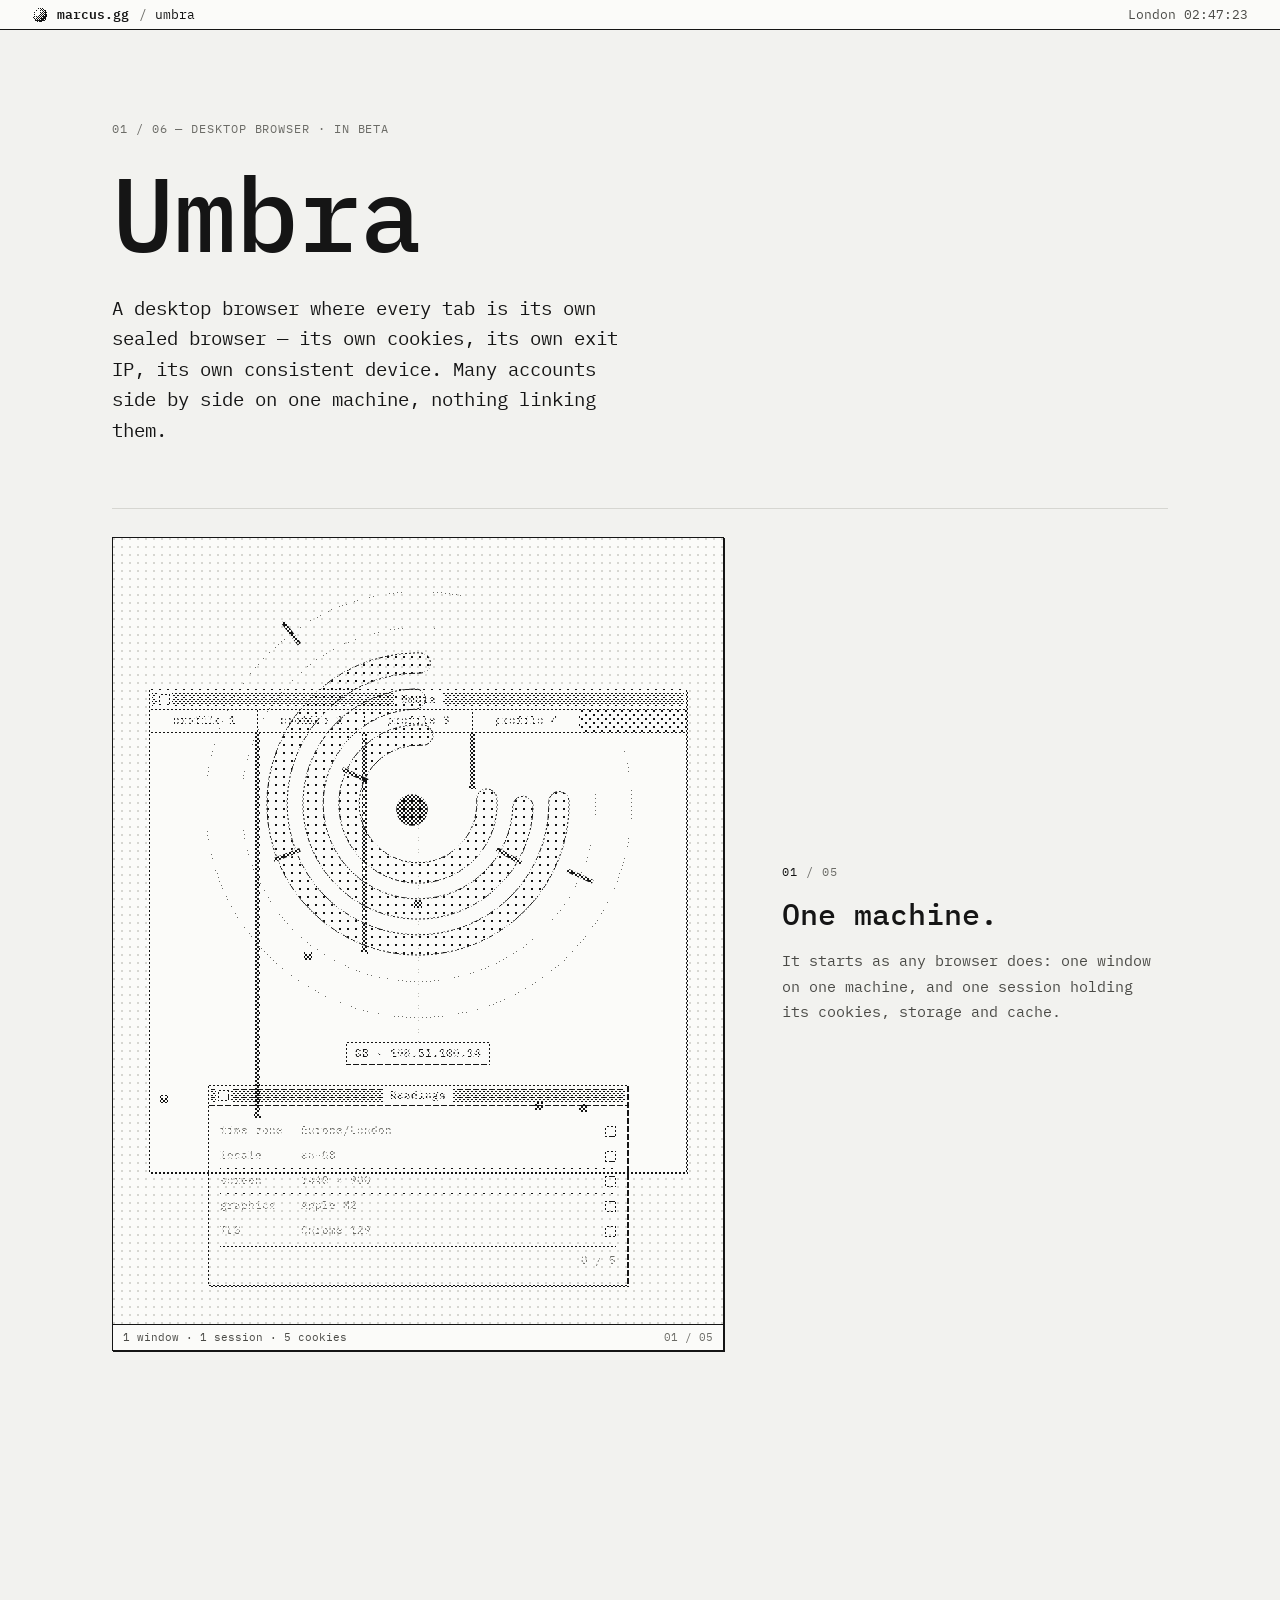
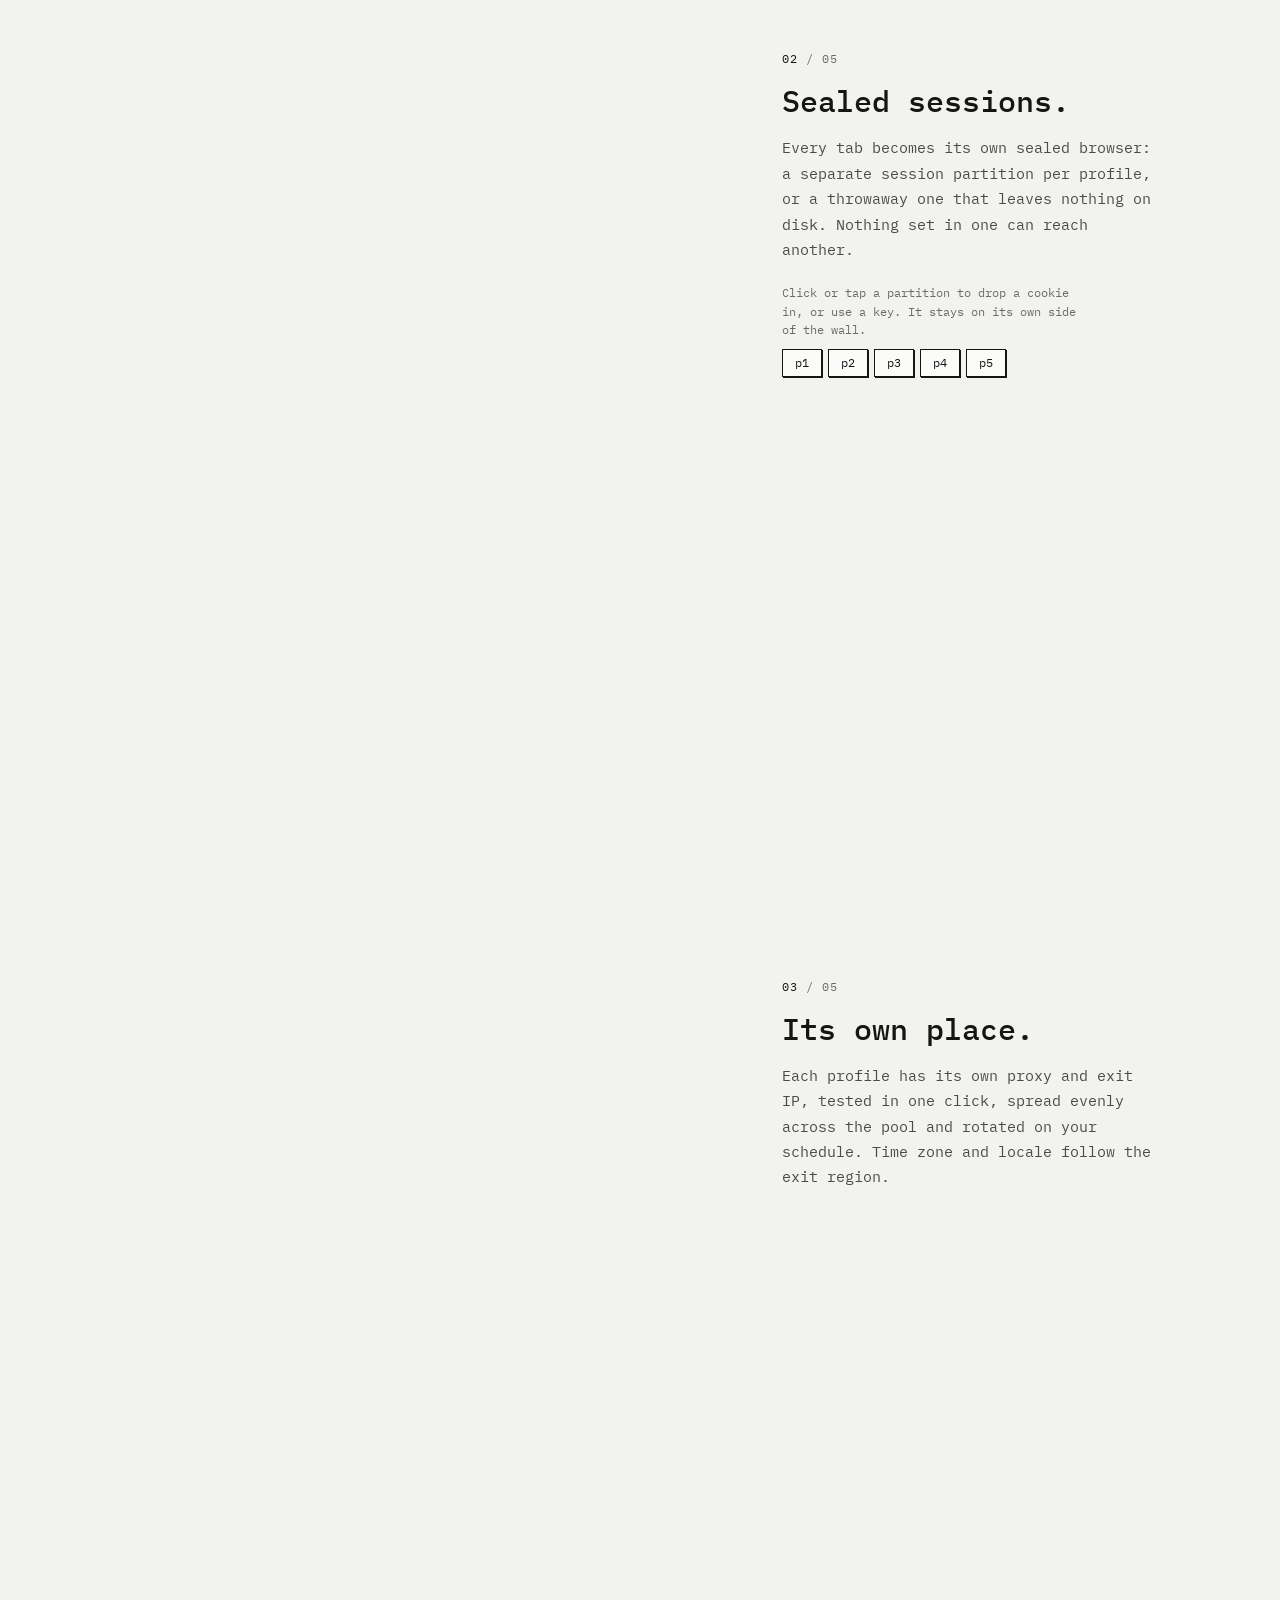
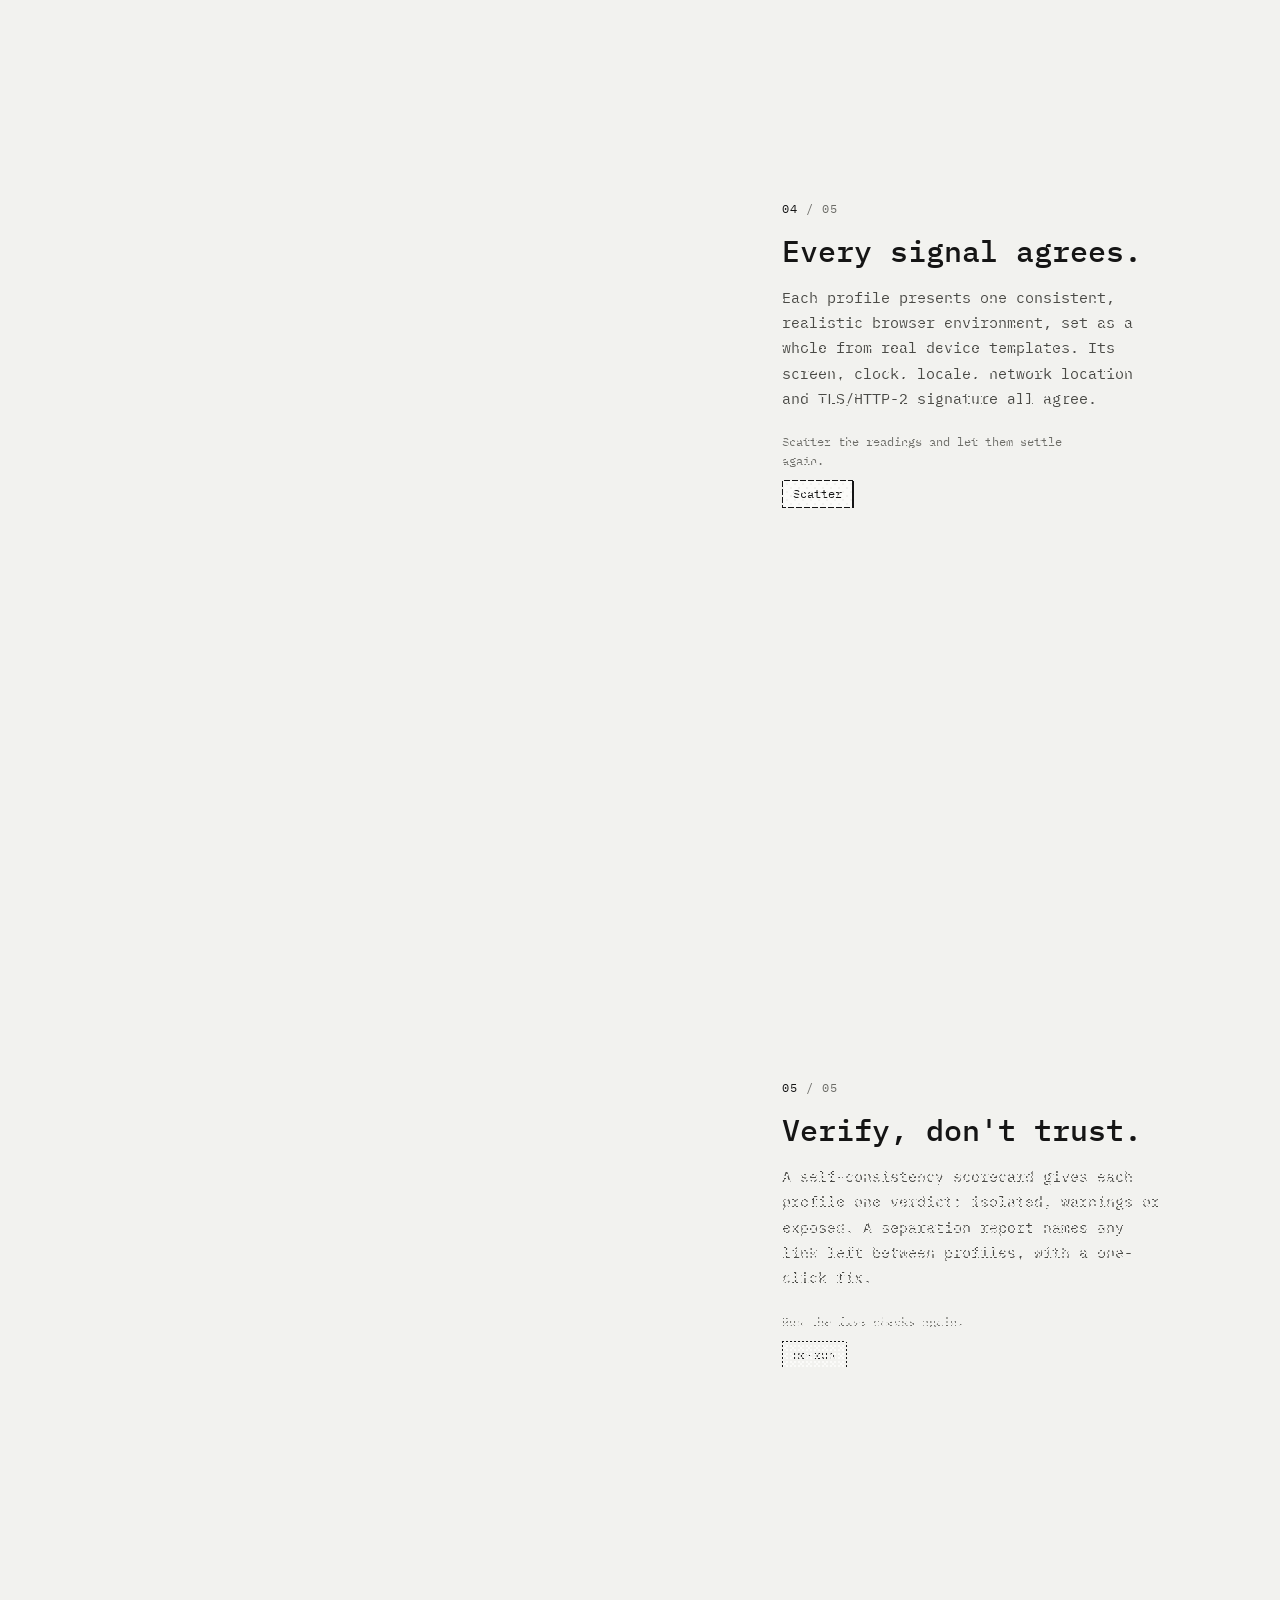
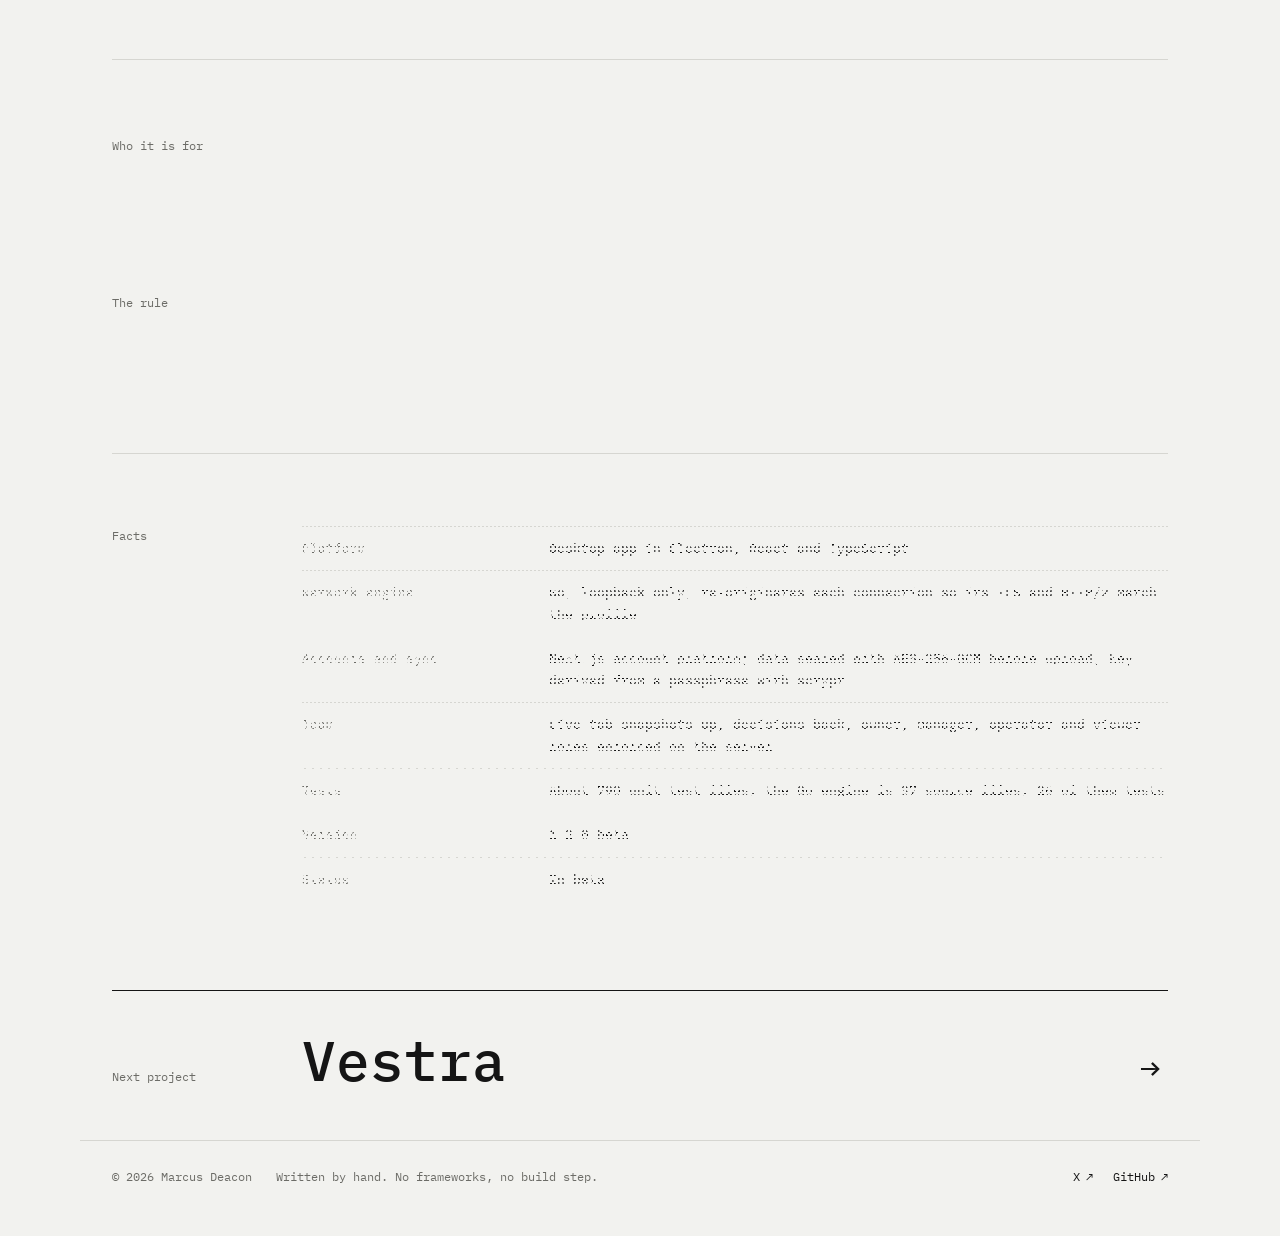
<file: umbra/index.html>
<!DOCTYPE html>
<html lang="en-GB">
<head>
  <meta charset="utf-8">
  <meta name="viewport" content="width=device-width, initial-scale=1">
  <title>Umbra — Marcus Deacon</title>
  <meta name="description" content="Umbra is a desktop browser where every tab is its own sealed browser, with its own cookies, its own exit IP and its own consistent device.">
  <meta property="og:title" content="Umbra — Marcus Deacon">
  <meta property="og:description" content="A desktop browser where every tab is its own sealed browser. Many accounts side by side on one machine, nothing linking them.">
  <meta property="og:url" content="https://marcus.gg/umbra/">
  <meta property="og:type" content="website">
  <meta property="og:image" content="https://marcus.gg/assets/og.png">
  <meta name="twitter:card" content="summary_large_image">
  <meta name="twitter:image" content="https://marcus.gg/assets/og.png">
  <meta name="theme-color" content="#fbfbf9">
  <link rel="icon" href="data:image/svg+xml,%3Csvg xmlns='http://www.w3.org/2000/svg' viewBox='0 0 16 16'%3E%3Crect width='16' height='16' fill='%23fbfbf9'/%3E%3Ccircle cx='8' cy='8' r='6' fill='%23151515'/%3E%3C/svg%3E">
  <link rel="preload" as="font" type="font/woff2" crossorigin href="/assets/fonts/ibm-plex-mono-400.woff2">
  <link rel="preload" as="font" type="font/woff2" crossorigin href="/assets/fonts/ibm-plex-mono-500.woff2">
  <link rel="stylesheet" href="/css/style.css">
  <link rel="stylesheet" href="/css/umbra.css">
</head>
<body class="pg-umbra">

  <header class="menubar">
    <a class="mb-home" href="/"><canvas id="mb-orb" width="16" height="16" aria-hidden="true"></canvas>marcus.gg</a>
    <span class="mb-crumb">/<b>umbra</b></span>
    <div class="mb-right" aria-hidden="true">
      <span class="mb-dim" id="coords"></span>
      <span id="clock"></span>
    </div>
  </header>

  <main>
    <header class="pg-head">
      <p class="pg-kicker" data-dz data-at="120">01 / 06 — Desktop browser · In beta</p>
      <h1 data-type data-at="260" data-cps="60">Umbra</h1>
      <p class="pg-lede" data-dz data-at="1100">A desktop browser where every tab is its own sealed browser — its own cookies, its own exit IP, its own consistent device. Many accounts side by side on one machine, nothing linking them.</p>
    </header>

    <section class="um-story" id="um-story" aria-label="How Umbra works, in five steps">
      <div class="um-stage">
        <div class="um-screen">
          <div class="um-view">
            <canvas id="um-canvas" role="img" aria-label="A browser window divides into five sealed sessions. Each one runs out to its own exit address and region, one profile's readings line up, and a scorecard marks all five isolated."></canvas>
          </div>
          <p class="um-status" aria-hidden="true"><span id="um-live">1 window · 1 session</span><span id="um-step">01 / 05</span></p>
        </div>
      </div>

      <div class="um-chapters">
        <article class="um-ch">
          <div class="um-txt">
            <p class="um-k"><b>01</b> / 05</p>
            <h2 data-type>One machine.</h2>
            <p class="um-t" data-dz>It starts as any browser does: one window on one machine, and one session holding its cookies, storage and cache.</p>
          </div>
          <canvas class="um-still" role="img" aria-label="A single browser window with one session and a few cookies inside it."></canvas>
        </article>

        <article class="um-ch">
          <div class="um-txt">
            <p class="um-k"><b>02</b> / 05</p>
            <h2 data-type>Sealed sessions.</h2>
            <p class="um-t" data-dz>Every tab becomes its own sealed browser: a separate session partition per profile, or a throwaway one that leaves nothing on disk. Nothing set in one can reach another.</p>
            <div class="um-act" data-dz>
              <p>Click or tap a partition to drop a cookie in, or use a key. It stays on its own side of the wall.</p>
              <div class="um-keys" role="group" aria-label="Drop a cookie into a partition">
                <button type="button" class="um-key" data-drop="0" aria-label="Drop a cookie into partition 1">p1</button>
                <button type="button" class="um-key" data-drop="1" aria-label="Drop a cookie into partition 2">p2</button>
                <button type="button" class="um-key" data-drop="2" aria-label="Drop a cookie into partition 3">p3</button>
                <button type="button" class="um-key" data-drop="3" aria-label="Drop a cookie into partition 4">p4</button>
                <button type="button" class="um-key" data-drop="4" aria-label="Drop a cookie into partition 5">p5</button>
              </div>
            </div>
          </div>
          <canvas class="um-still" role="img" aria-label="The window divided into five partitions by walls, each holding its own cookies."></canvas>
        </article>

        <article class="um-ch">
          <div class="um-txt">
            <p class="um-k"><b>03</b> / 05</p>
            <h2 data-type>Its own place.</h2>
            <p class="um-t" data-dz>Each profile has its own proxy and exit IP, tested in one click, spread evenly across the pool and rotated on your schedule. Time zone and locale follow the exit region.</p>
          </div>
          <canvas class="um-still" role="img" aria-label="Each partition runs a dotted line down to its own point on the horizon: GB, US, DE, AU and CA, each with its own address."></canvas>
        </article>

        <article class="um-ch">
          <div class="um-txt">
            <p class="um-k"><b>04</b> / 05</p>
            <h2 data-type>Every signal agrees.</h2>
            <p class="um-t" data-dz>Each profile presents one consistent, realistic browser environment, set as a whole from real device templates. Its screen, clock, locale, network location and TLS/HTTP-2 signature all agree.</p>
            <div class="um-act" data-dz>
              <p>Scatter the readings and let them settle again.</p>
              <div class="um-keys"><button type="button" class="um-key" data-act="align">Scatter</button></div>
            </div>
          </div>
          <canvas class="um-still" role="img" aria-label="The Umbra mark drawn large, with five readings lined up on its rings: time zone, locale, screen, graphics and TLS, all coherent with the region."></canvas>
        </article>

        <article class="um-ch">
          <div class="um-txt">
            <p class="um-k"><b>05</b> / 05</p>
            <h2 data-type>Verify, don't trust.</h2>
            <p class="um-t" data-dz>A self-consistency scorecard gives each profile one verdict: isolated, warnings or exposed. A separation report names any link left between profiles, with a one-click fix.</p>
            <div class="um-act" data-dz>
              <p>Run the five checks again.</p>
              <div class="um-keys"><button type="button" class="um-key" data-act="score">Re-run</button></div>
            </div>
          </div>
          <canvas class="um-still" role="img" aria-label="A scorecard with five profiles, each marked isolated, and five of five separate."></canvas>
        </article>
      </div>
    </section>

    <section class="um-prose pg-prose" aria-label="Who it is for, and the rule">
      <h2 data-type>Who it is for</h2>
      <p data-dz>People who legitimately run many identities: agencies keeping client logins apart, QA across regions and locales, ad and landing-page verification, affiliate campaign testing, and market and privacy research. It is built for isolation and privacy, not concealment.</p>
      <h2 data-type>The rule</h2>
      <p data-dz><strong>Umbra never auto-buys.</strong> Managed automation stops at filling forms and navigating; the committing action is always a person's, and the tests hold it to that.</p>
    </section>

    <section class="pg-facts" aria-labelledby="facts-h">
      <h2 id="facts-h" data-type>Facts</h2>
      <dl data-dz>
        <dt>Platform</dt><dd>Desktop app in Electron, React and TypeScript</dd>
        <dt>Network engine</dt><dd>Go, loopback only; re-originates each connection so its TLS and HTTP/2 match the profile</dd>
        <dt>Accounts and sync</dt><dd>Next.js account platform; data sealed with AES-256-GCM before upload, key derived from a passphrase with scrypt</dd>
        <dt>Team</dt><dd>Live tab snapshots up, decisions back; owner, manager, operator and viewer roles enforced on the server</dd>
        <dt>Tests</dt><dd>About 790 unit test files; the Go engine is 37 source files, 26 of them tests</dd>
        <dt>Version</dt><dd>1.2.0 beta</dd>
        <dt>Status</dt><dd>In beta</dd>
      </dl>
    </section>
  </main>

  <nav class="pg-next" aria-label="Next project">
    <a href="/vestra/"><span class="k">Next project</span><span class="t">Vestra</span><span class="go" aria-hidden="true">→</span></a>
  </nav>

  <footer>
    <span class="foot-copy">© 2026 Marcus Deacon</span>
    <span class="foot-hand">Written by hand. No&nbsp;frameworks, no build step.</span>
    <ul class="foot-links" aria-label="Elsewhere">
      <li><a href="https://x.com/nerhhx" target="_blank" rel="noopener">X <span class="go" aria-hidden="true">↗</span></a></li>
      <li><a href="https://github.com/Nerhh" target="_blank" rel="noopener">GitHub <span class="go" aria-hidden="true">↗</span></a></li>
    </ul>
  </footer>

  <script src="/js/core.js"></script>
  <script src="/js/umbra.js"></script>
</body>
</html>
</file>
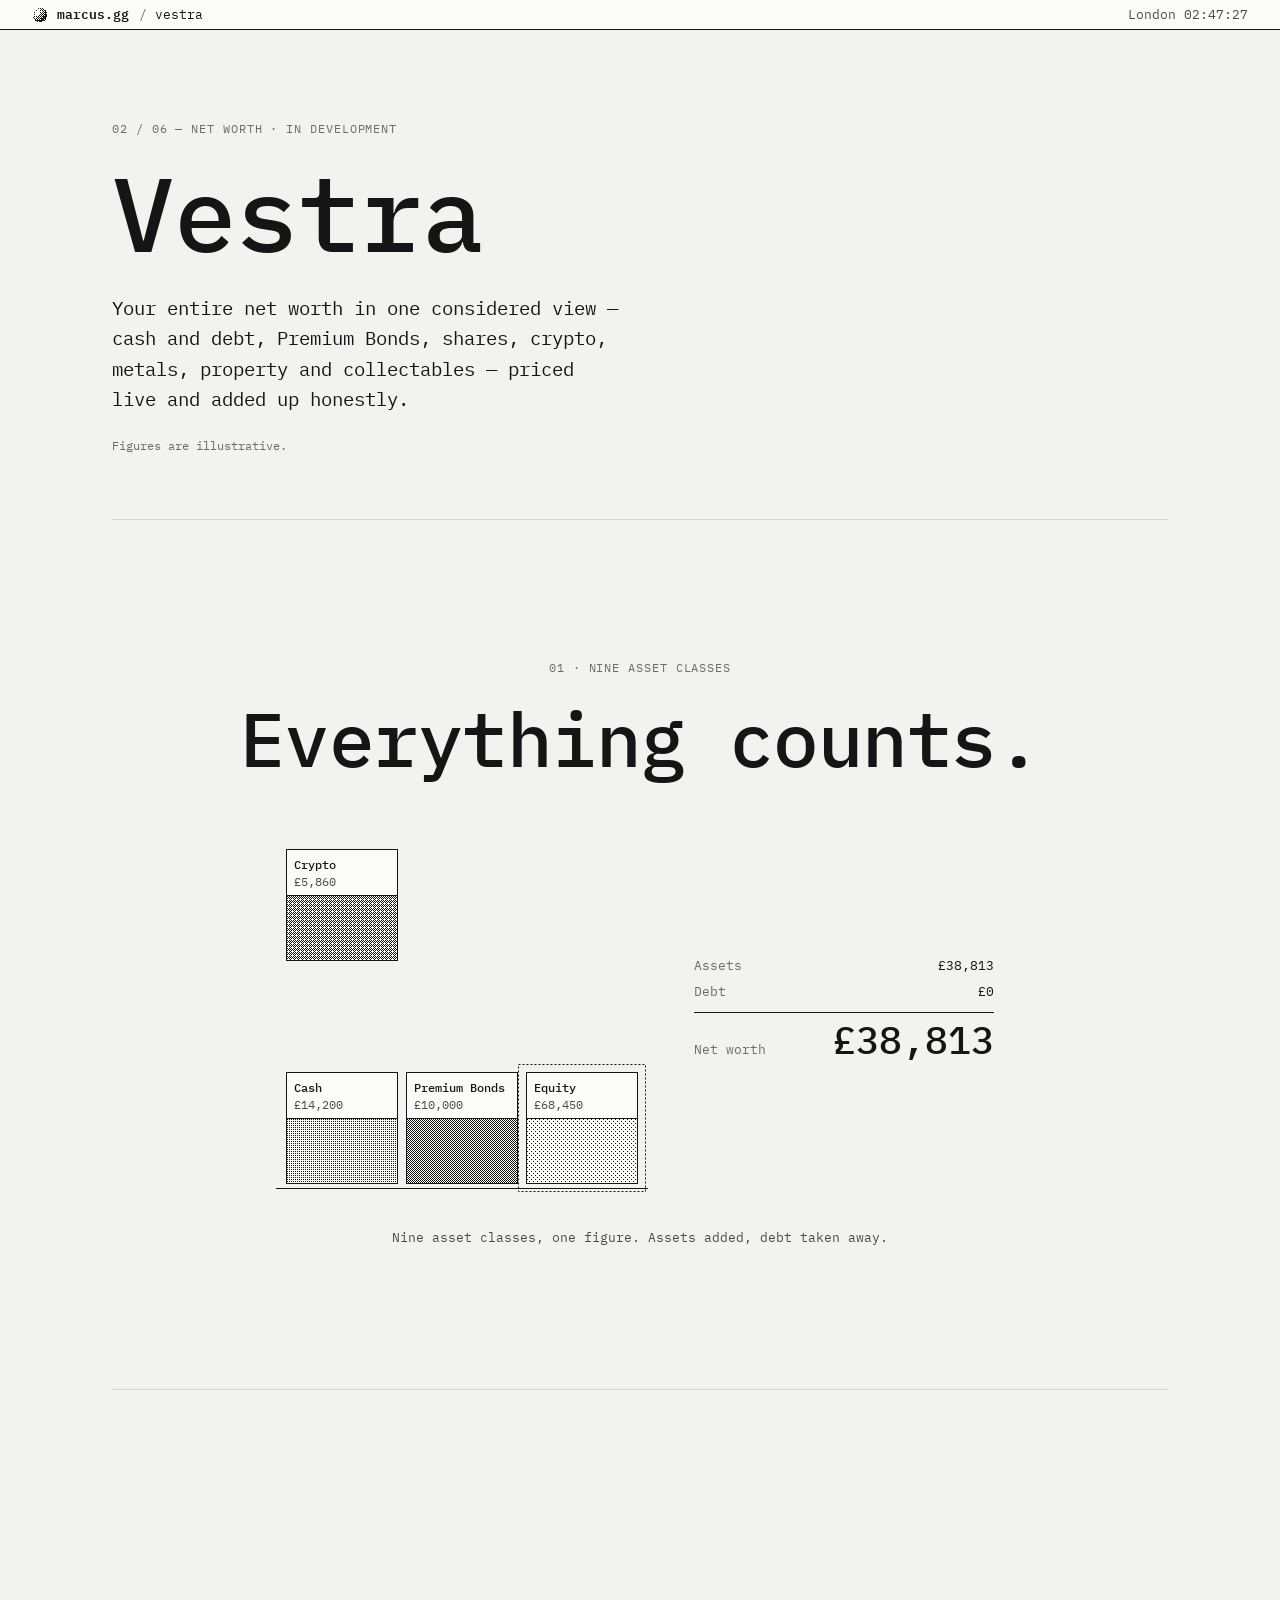
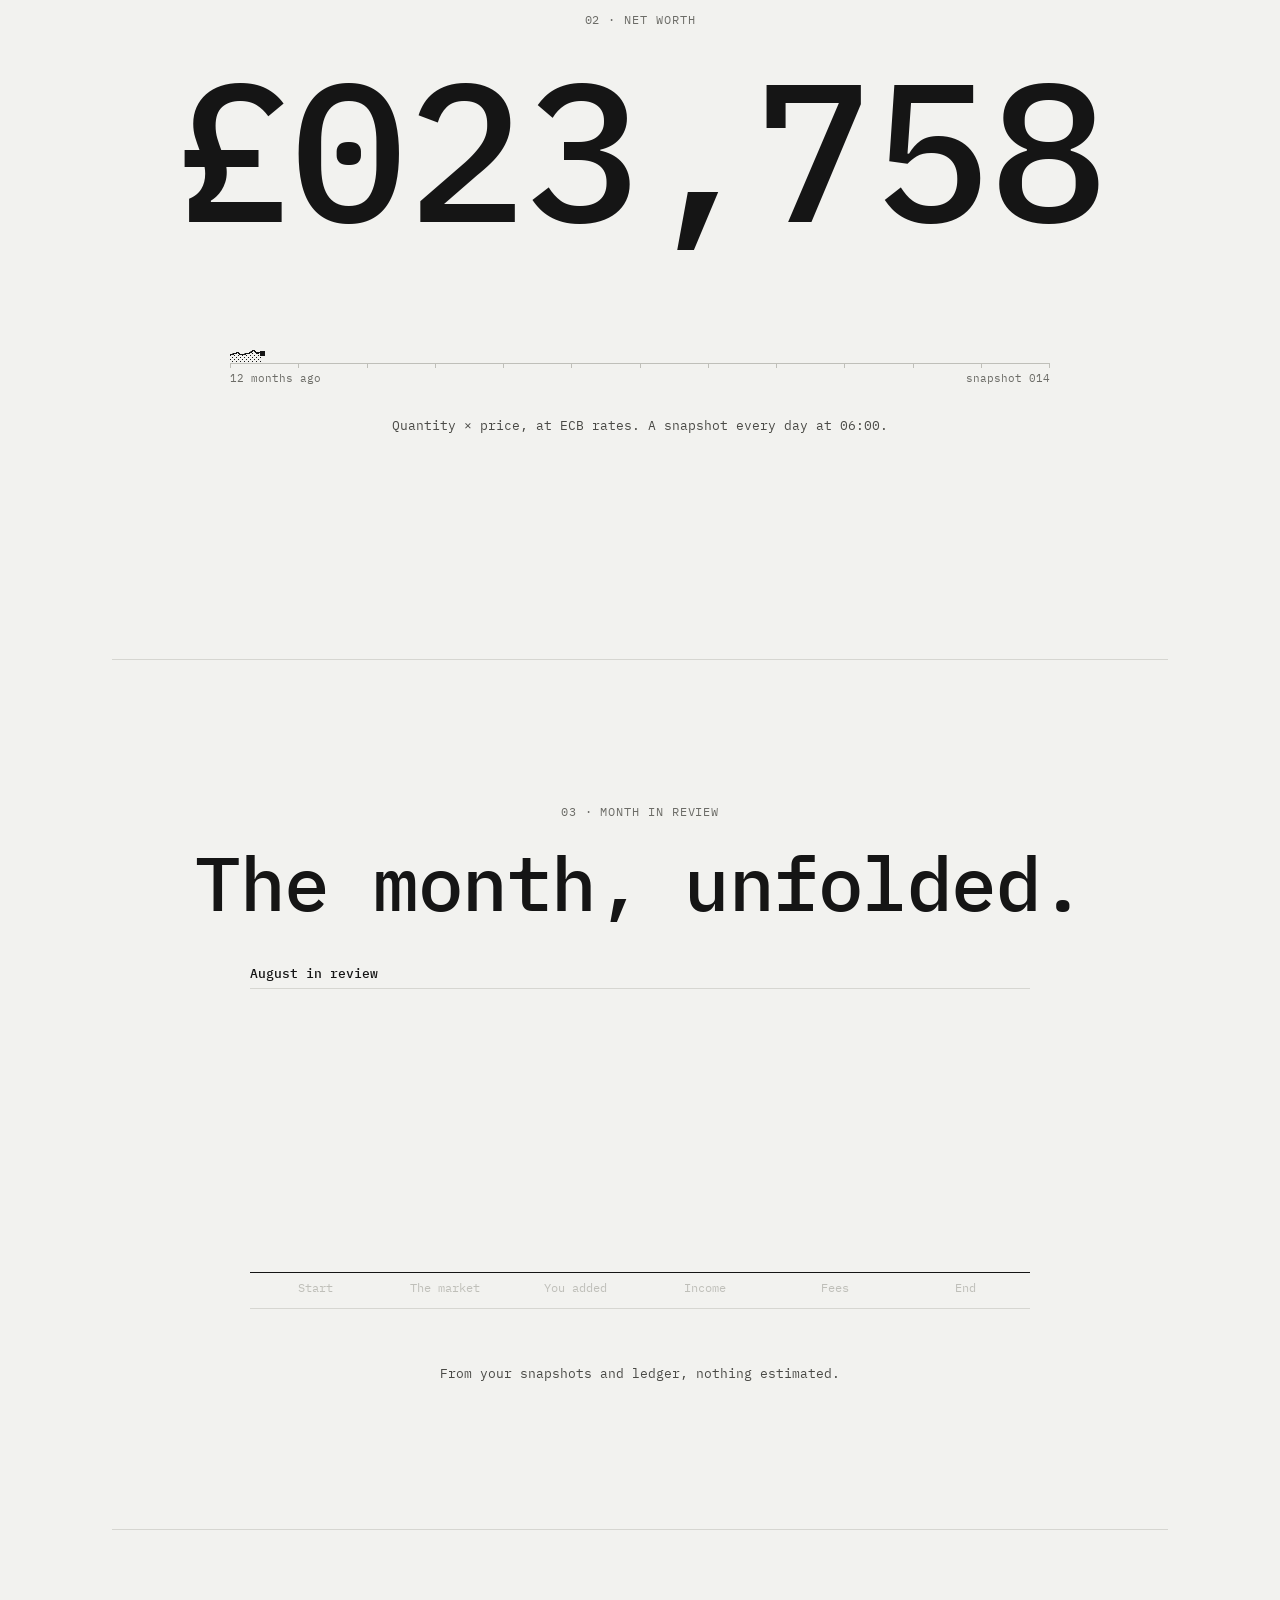
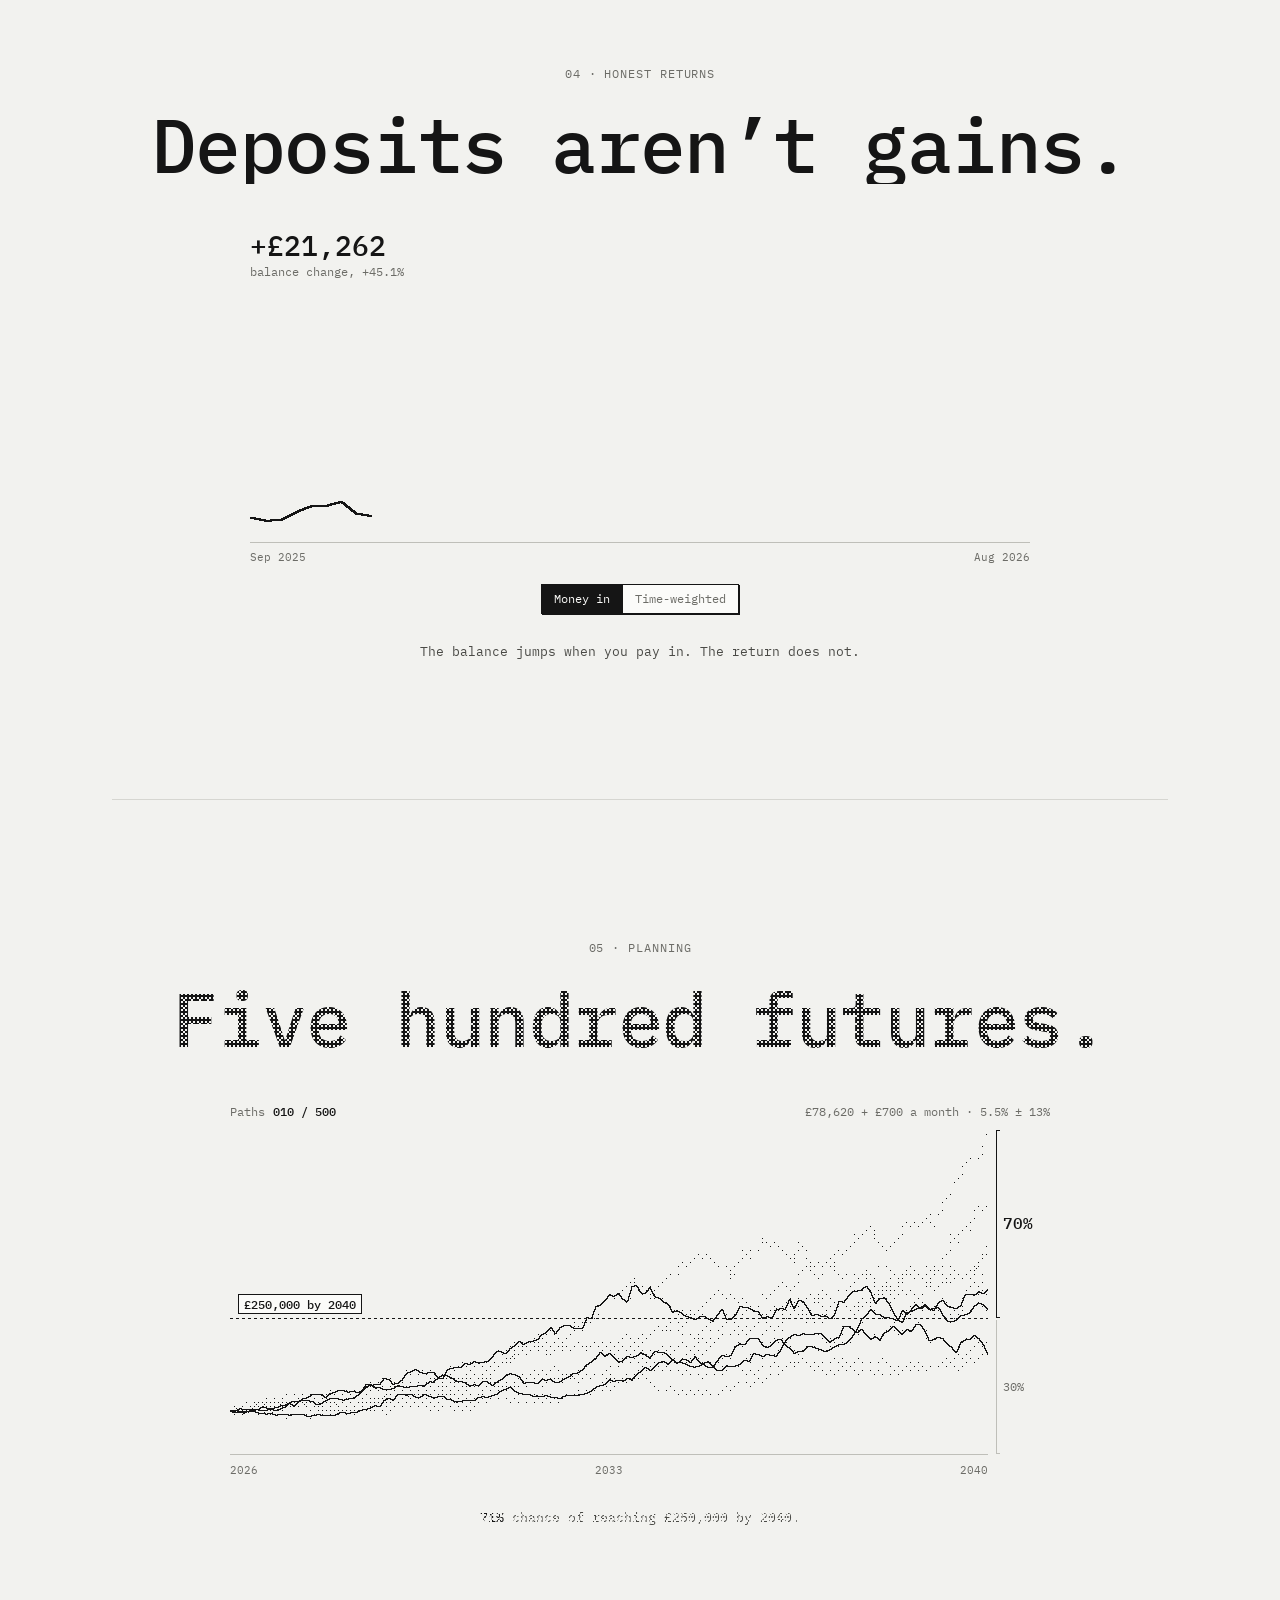
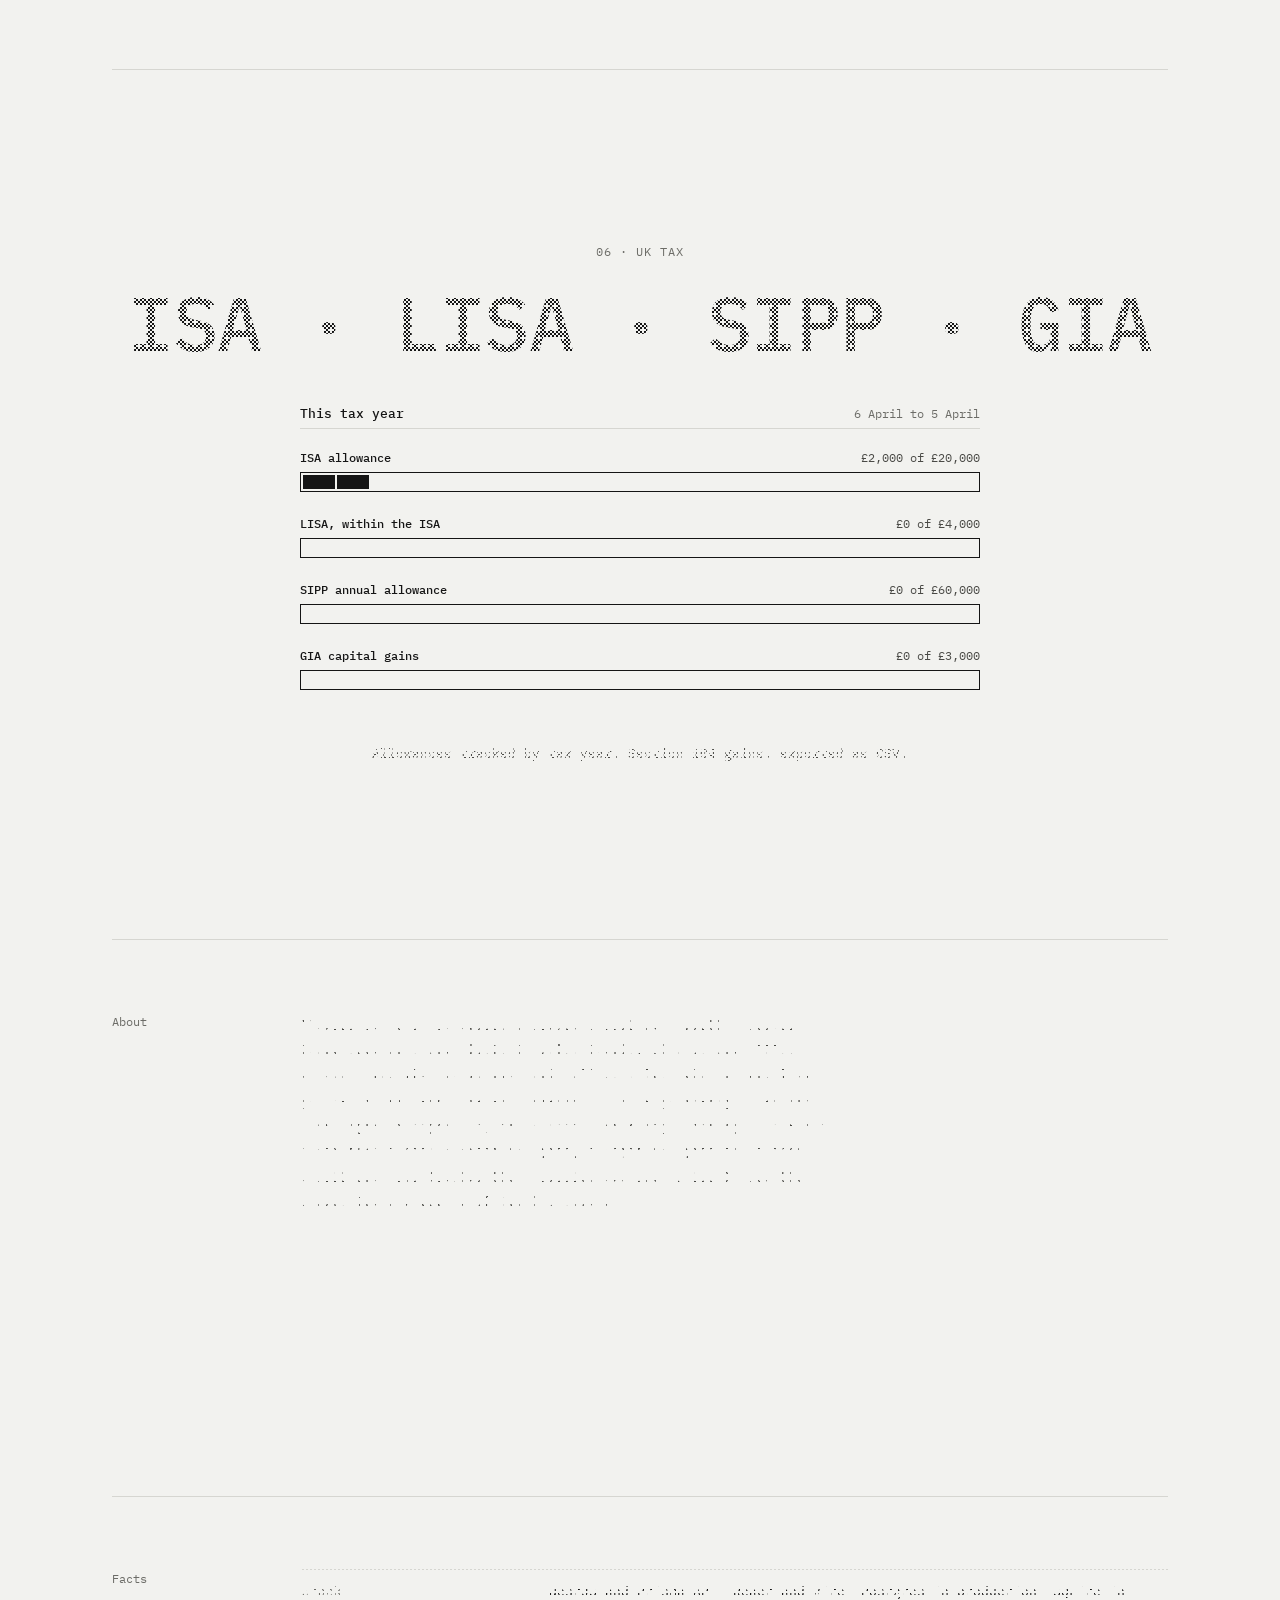
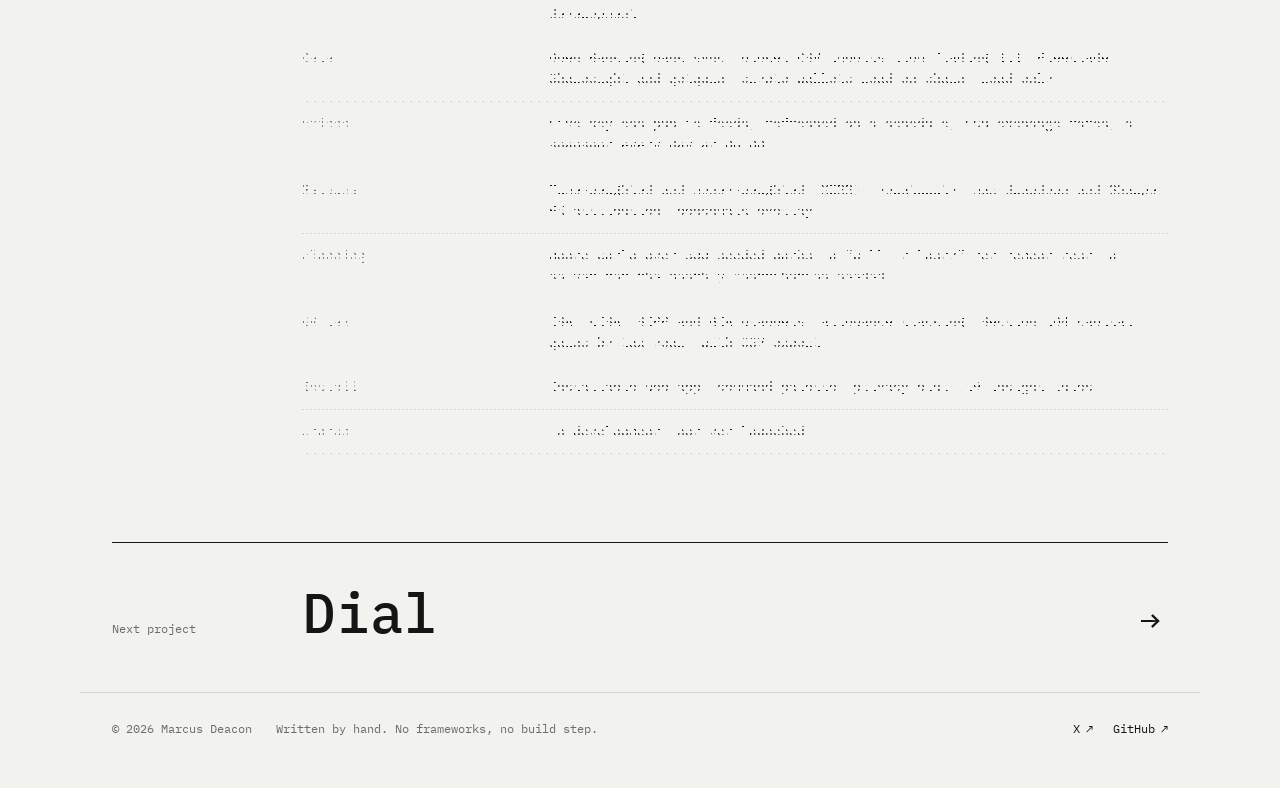
<file: vestra/index.html>
<!DOCTYPE html>
<html lang="en-GB">
<head>
  <meta charset="utf-8">
  <meta name="viewport" content="width=device-width, initial-scale=1">
  <title>Vestra — Marcus Deacon</title>
  <meta name="description" content="Vestra: a UK-focused, privacy-first net-worth tracker in development. Cash and debt, Premium Bonds, shares, crypto, metals, property and collectables, priced live and added up honestly.">
  <meta property="og:title" content="Vestra — Marcus Deacon">
  <meta property="og:description" content="A UK-focused, privacy-first net-worth tracker, priced live and added up honestly.">
  <meta property="og:url" content="https://marcus.gg/vestra/">
  <meta property="og:type" content="website">
  <meta property="og:image" content="https://marcus.gg/assets/og.png">
  <meta name="twitter:card" content="summary_large_image">
  <meta name="twitter:image" content="https://marcus.gg/assets/og.png">
  <meta name="theme-color" content="#fbfbf9">
  <link rel="icon" href="data:image/svg+xml,%3Csvg xmlns='http://www.w3.org/2000/svg' viewBox='0 0 16 16'%3E%3Crect width='16' height='16' fill='%23fbfbf9'/%3E%3Ccircle cx='8' cy='8' r='6' fill='%23151515'/%3E%3C/svg%3E">
  <link rel="preload" as="font" type="font/woff2" crossorigin href="/assets/fonts/ibm-plex-mono-400.woff2">
  <link rel="preload" as="font" type="font/woff2" crossorigin href="/assets/fonts/ibm-plex-mono-500.woff2">
  <link rel="stylesheet" href="/css/style.css">
  <link rel="stylesheet" href="/css/vestra.css">
</head>
<body class="pg-vestra">

  <header class="menubar">
    <a class="mb-home" href="/"><canvas id="mb-orb" width="16" height="16" aria-hidden="true"></canvas>marcus.gg</a>
    <span class="mb-crumb">/<b>vestra</b></span>
    <div class="mb-right" aria-hidden="true">
      <span class="mb-dim" id="coords"></span>
      <span id="clock"></span>
    </div>
  </header>

  <main>
    <header class="pg-head">
      <p class="pg-kicker" data-dz data-at="120">02 / 06 — Net worth · In development</p>
      <h1 data-type data-at="260" data-cps="60">Vestra</h1>
      <p class="pg-lede" data-dz data-at="1100">Your entire net worth in one considered view — cash and debt, Premium Bonds, shares, crypto, metals, property and collectables — priced live and added up honestly.</p>
      <p class="pg-note vs-note" data-dz data-at="1400">Figures are illustrative.</p>
    </header>

    <div class="vs-sts" id="vs-sts">

      <section class="vs-st" id="vs-1" aria-labelledby="vs-1-h">
        <p class="vs-k" data-type>01 · Nine asset classes</p>
        <h2 class="vs-h" id="vs-1-h" data-dz>Everything counts.</h2>
        <figure class="vs-fig vs-fig-1">
          <canvas id="vs-c1" aria-hidden="true"></canvas>
        </figure>
        <ul class="vs-data">
          <li>Cash £14,200</li>
          <li>Premium Bonds £10,000</li>
          <li>Equity £68,450</li>
          <li>Crypto £5,860</li>
          <li>Commodity £4,310</li>
          <li>Property £265,000</li>
          <li>Collectable £3,950</li>
          <li>Other £1,200</li>
          <li>Debt −£188,370</li>
          <li>Net worth £184,600</li>
        </ul>
        <p class="vs-cap" data-dz>Nine asset classes, one figure. Assets added, debt taken away.</p>
      </section>

      <section class="vs-st" id="vs-2" aria-labelledby="vs-2-h">
        <p class="vs-k" data-type>02 · Net worth</p>
        <h2 class="vs-h vs-num" id="vs-2-h"><span class="vs-sr"><span>Net worth: </span></span><span class="odo" id="vs-odo" data-value="184600">£184,600</span></h2>
        <figure class="vs-fig vs-fig-2">
          <canvas id="vs-c2" aria-hidden="true"></canvas>
        </figure>
        <div class="vs-data"><p>A year of daily snapshots, from £158,900 to £184,600.</p></div>
        <p class="vs-cap" data-dz>Quantity × price, at ECB rates. A snapshot every day at 06:00.</p>
      </section>

      <section class="vs-st" id="vs-3" aria-labelledby="vs-3-h">
        <p class="vs-k" data-type>03 · Month in review</p>
        <h2 class="vs-h" id="vs-3-h" data-dz>The month, unfolded.</h2>
        <figure class="vs-fig vs-fig-3">
          <canvas id="vs-c3" aria-hidden="true"></canvas>
        </figure>
        <ul class="vs-data">
          <li>August: start £180,240</li>
          <li>The market +£2,686</li>
          <li>You added +£1,500</li>
          <li>Income +£212</li>
          <li>Fees −£38</li>
          <li>End £184,600, up £4,360 (+2.4%)</li>
          <li>Best: Global ETF +4.1%</li>
          <li>Toughest: Bitcoin −6.2%</li>
          <li>14 transactions</li>
        </ul>
        <p class="vs-cap" data-dz>From your snapshots and ledger, nothing estimated.</p>
      </section>

      <section class="vs-st" id="vs-4" aria-labelledby="vs-4-h">
        <p class="vs-k" data-type>04 · Honest returns</p>
        <h2 class="vs-h" id="vs-4-h" data-dz>Deposits aren’t gains.</h2>
        <figure class="vs-fig vs-fig-4">
          <canvas id="vs-c4" aria-hidden="true"></canvas>
          <button class="vs-toggle" id="vs-t4" type="button" aria-pressed="false"><span class="a">Money in</span><span class="b">Time-weighted</span></button>
        </figure>
        <div class="vs-data"><p>An ISA grows from £47,188 to £68,450, up £21,262 (+45.1%), but £15,000 of that was paid in on 6 April. Time-weighted return: +10.7%. Money-weighted (XIRR): +11.8%.</p></div>
        <p class="vs-cap" data-dz>The balance jumps when you pay in. The return does not.</p>
      </section>

      <section class="vs-st" id="vs-5" aria-labelledby="vs-5-h">
        <p class="vs-k" data-type>05 · Planning</p>
        <h2 class="vs-h" id="vs-5-h" data-dz>Five hundred futures.</h2>
        <figure class="vs-fig vs-fig-5">
          <canvas id="vs-c5" aria-hidden="true"></canvas>
        </figure>
        <div class="vs-data"><p>500 seeded paths from £78,620 invested in shares, crypto and metals, adding £700 a month at a 5.5% return and 13% volatility.</p></div>
        <p class="vs-cap" data-dz><span id="vs-odds">71%</span> chance of reaching £250,000 by 2040.</p>
      </section>

      <section class="vs-st" id="vs-6" aria-labelledby="vs-6-h">
        <p class="vs-k" data-type>06 · UK tax</p>
        <h2 class="vs-h" id="vs-6-h" data-dz>ISA&nbsp;· LISA&nbsp;· SIPP&nbsp;· GIA</h2>
        <figure class="vs-fig vs-fig-6">
          <canvas id="vs-c6" aria-hidden="true"></canvas>
        </figure>
        <ul class="vs-data">
          <li>ISA allowance £19,000 of £20,000</li>
          <li>LISA £4,000 of £4,000, within the ISA allowance</li>
          <li>SIPP annual allowance £9,600 of £60,000</li>
          <li>GIA capital gains £1,240 of the £3,000 exempt amount</li>
        </ul>
        <p class="vs-cap" data-dz>Allowances tracked by tax year. Section 104 gains, exported as CSV.</p>
      </section>

    </div>

    <nav class="vs-rail" id="vs-rail" aria-label="Statements">
      <a href="#vs-1" aria-label="01 Everything counts"></a>
      <a href="#vs-2" aria-label="02 Net worth"></a>
      <a href="#vs-3" aria-label="03 The month, unfolded"></a>
      <a href="#vs-4" aria-label="04 Deposits aren’t gains"></a>
      <a href="#vs-5" aria-label="05 Five hundred futures"></a>
      <a href="#vs-6" aria-label="06 UK tax wrappers"></a>
    </nav>

    <section class="vs-about" aria-labelledby="about-h">
      <h2 id="about-h" data-type>About</h2>
      <div class="pg-prose">
        <p data-dz>Vestra is a UK-focused, privacy-first net-worth tracker. Bank accounts and debt, Premium Bonds, shares and ETFs, crypto, metals, property and collectables sit in one live-priced view, and the arithmetic is done properly: returns that ignore deposits, an allocation X-ray that splits ETFs into their real sector weights, target weights that show drift and the trades that rebalance, and a fee X-ray that shows twenty years of fund charges.</p>
        <p data-dz>Three principles hold it together. <strong>Private by design</strong>: prices come from keyless public feeds, wallets are read on-chain and read-only, and a privacy blur hides every figure. <strong>Honest numbers</strong>: time-weighted and money-weighted returns, FX attribution and a benchmark overlay, so a gain is only ever a gain. <strong>Everything counts</strong>: if you own it, it belongs in the total.</p>
      </div>
    </section>

    <section class="pg-facts" aria-labelledby="facts-h">
      <h2 id="facts-h" data-type>Facts</h2>
      <dl data-dz>
        <dt>Stack</dt><dd>NestJS and Prisma API; React and Vite; Postgres in production, SQLite in development</dd>
        <dt>Data</dt><dd>Open Banking bank sync; broker CSV imports from Trading 212, Freetrade, Sharesight and getquin; crypto wallets read on-chain, read-only</dd>
        <dt>Prices</dt><dd>Five keyless public feeds, refreshed on a schedule; ECB exchange rates; a snapshot every day at 06:00</dd>
        <dt>Returns</dt><dd>Time-weighted and money-weighted (XIRR); volatility, max drawdown and Sharpe; FX attribution; benchmark overlay</dd>
        <dt>Planning</dt><dd>Monte Carlo over 500 seeded paths; a “will it last?” retirement test; a solver for the monthly contribution needed</dd>
        <dt>UK tax</dt><dd>ISA, LISA, SIPP and GIA wrappers; allowance tracking; Section 104 capital gains by tax year, with CSV export</dd>
        <dt>Install</dt><dd>Installable web app; command palette; privacy blur; 19 insight rules</dd>
        <dt>Status</dt><dd>In development, not yet launched</dd>
      </dl>
    </section>
  </main>

  <nav class="pg-next" aria-label="Next project">
    <a href="/dial/"><span class="k">Next project</span><span class="t">Dial</span><span class="go" aria-hidden="true">→</span></a>
  </nav>

  <footer>
    <span class="foot-copy">© 2026 Marcus Deacon</span>
    <span class="foot-hand">Written by hand. No&nbsp;frameworks, no build step.</span>
    <ul class="foot-links" aria-label="Elsewhere">
      <li><a href="https://x.com/nerhhx" target="_blank" rel="noopener">X <span class="go" aria-hidden="true">↗</span></a></li>
      <li><a href="https://github.com/Nerhh" target="_blank" rel="noopener">GitHub <span class="go" aria-hidden="true">↗</span></a></li>
    </ul>
  </footer>

  <script src="/js/core.js"></script>
  <script src="/js/vestra.js"></script>
</body>
</html>
</file>
<file: css/style.css>
/* marcus.gg — hand-rolled, zero dependencies.
   Off-white paper, grey rules, one typeface. The motion is borrowed from
   older machines: text that types itself in, windows that zoom open,
   a dithered dissolve, and a sphere drawn one bit at a time.
   This file holds everything shared; each project page adds its own sheet. */

@font-face { font-family: 'IBM Plex Mono'; font-style: normal; font-weight: 400; font-display: swap; src: url('../assets/fonts/ibm-plex-mono-400.woff2') format('woff2'); }
@font-face { font-family: 'IBM Plex Mono'; font-style: normal; font-weight: 500; font-display: swap; src: url('../assets/fonts/ibm-plex-mono-500.woff2') format('woff2'); }
@font-face { font-family: 'IBM Plex Mono'; font-style: normal; font-weight: 600; font-display: swap; src: url('../assets/fonts/ibm-plex-mono-600.woff2') format('woff2'); }
/* arrows and the tick live in a separate tiny subset, so → ↗ ✓ render in Plex rather than a fallback face */
@font-face { font-family: 'IBM Plex Mono'; font-style: normal; font-weight: 400; font-display: swap; src: url('../assets/fonts/ibm-plex-mono-400-symbols.woff2') format('woff2'); unicode-range: U+2190-2193, U+2197, U+2713; }
@font-face { font-family: 'IBM Plex Mono'; font-style: normal; font-weight: 500; font-display: swap; src: url('../assets/fonts/ibm-plex-mono-500-symbols.woff2') format('woff2'); unicode-range: U+2190-2193, U+2197, U+2713; }
@font-face { font-family: 'IBM Plex Mono'; font-style: normal; font-weight: 600; font-display: swap; src: url('../assets/fonts/ibm-plex-mono-600-symbols.woff2') format('woff2'); unicode-range: U+2190-2193, U+2197, U+2713; }

:root {
  --bg: #f2f2ef;
  --paper: #fbfbf9;
  --ink: #151515;
  --ink-2: #4a4a46;
  --ink-3: #6c6c67;
  --rule: #d6d6d1;
  --rule-2: #bfbfb9;
  --mono: 'IBM Plex Mono', ui-monospace, Menlo, Consolas, monospace;
  --bar-h: 30px;
  --gutter: 32px;
  --max: 1120px;
  color-scheme: light;
}

* { box-sizing: border-box; }

html { scroll-behavior: smooth; scroll-padding-top: calc(var(--bar-h) + 24px); }

body {
  margin: 0;
  background: var(--bg);
  color: var(--ink);
  font: 400 14px/1.65 var(--mono);
  -webkit-font-smoothing: antialiased;
  text-rendering: optimizeLegibility;
  overflow-x: clip;
}

::selection { background: var(--ink); color: var(--paper); }

a { color: inherit; text-decoration: underline; text-decoration-thickness: 1px; text-underline-offset: 3px; }
/* hover is a selection: ink behind, paper in front, no easing — the way a menu highlights */
a:hover { background: var(--ink); color: var(--paper); text-decoration: none; }

:focus-visible { outline: 1px solid var(--ink); outline-offset: 3px; }

button { font: inherit; color: inherit; }
canvas { display: block; }

h1, h2, h3, p, dl, dd, figure, ul, ol { margin: 0; }

.sr-only { position: absolute; width: 1px; height: 1px; overflow: hidden; clip: rect(0 0 0 0); white-space: nowrap; }

/* ---------- the menu bar ---------- */

.menubar {
  position: sticky; top: 0; z-index: 50;
  height: var(--bar-h);
  display: flex; align-items: stretch;
  padding: 0 calc(var(--gutter) - 10px);
  background: var(--paper);
  border-bottom: 1px solid var(--ink);
  font-size: 12.5px; line-height: 1;
  font-variant-numeric: tabular-nums;
}
.menubar a { display: flex; align-items: center; padding: 0 10px; text-decoration: none; }
.mb-home { font-weight: 600; gap: 9px; }
.mb-home canvas { width: 16px; height: 16px; image-rendering: pixelated; image-rendering: crisp-edges; }
.mb-home:hover canvas { filter: invert(1); }
.mb-crumb { display: flex; align-items: center; color: var(--ink-3); white-space: nowrap; }
.mb-crumb b { font-weight: 400; color: var(--ink); margin-left: 8px; }
.mb-right { margin-left: auto; display: flex; align-items: center; gap: 26px; padding: 0 10px; color: var(--ink-2); white-space: nowrap; }
.mb-dim { color: var(--ink-3); }

/* ---------- layout ---------- */

main { max-width: var(--max); margin: 0 auto; padding: 0 var(--gutter); }

.band { padding: 64px 0 68px; border-top: 1px solid var(--rule); }

/* ---------- index (hero) ---------- */

.hero {
  display: grid; grid-template-columns: minmax(0, 1.1fr) minmax(0, 0.9fr); gap: 40px 56px; align-items: center;
  min-height: min(calc(100svh - var(--bar-h)), 780px);
  padding: 56px 0 72px;
}
.hero h1 { margin: 0 0 18px; font-size: clamp(34px, 6.2vw, 68px); font-weight: 500; line-height: 1.05; white-space: nowrap; }
.role { margin: 0 0 34px; font-size: 13px; color: var(--ink-2); }
.lede { margin: 0 0 34px; font-size: 16px; line-height: 1.62; max-width: 38ch; text-wrap: balance; }
.now { font-size: 13px; color: var(--ink-2); }
.caret {
  display: inline-block; width: 0.62em; height: 1.2em; margin-left: 4px; vertical-align: -0.24em;
  background: var(--ink); animation: blink 1.06s steps(1) infinite;
}
@keyframes blink { 50% { opacity: 0; } }

.fig { width: 100%; max-width: 440px; justify-self: end; }
#orb { width: 100%; aspect-ratio: 1; cursor: grab; touch-action: pan-y; }
#orb:active { cursor: grabbing; }
.fig figcaption {
  display: flex; justify-content: space-between; gap: 12px;
  margin-top: 6px; padding-top: 8px; border-top: 1px solid var(--rule);
  font-size: 11px; color: var(--ink-3); font-variant-numeric: tabular-nums;
}

/* ---------- windows ---------- */

.win { background: var(--paper); border: 1px solid var(--ink); box-shadow: 1px 1px 0 var(--ink); }
.win-bar {
  position: relative; height: 21px;
  display: flex; align-items: center; justify-content: center;
  border-bottom: 1px solid var(--ink);
}
/* the title-bar pinstripes belong to the focused window only, as they did */
.win-bar::before {
  content: ''; position: absolute; inset: 4px 3px;
  background: repeating-linear-gradient(to bottom, var(--ink) 0 1px, transparent 1px 2px);
  transform: scaleX(0); transition: transform 0.18s steps(6, end);
}
.win.active .win-bar::before { transform: scaleX(1); }
.win-title { position: relative; padding: 0 9px; background: var(--paper); font-size: 11.5px; color: var(--ink-3); line-height: 1; white-space: nowrap; }
.win.active .win-title { color: var(--ink); }
.win-box {
  position: absolute; left: 9px; top: 4px; width: 11px; height: 11px;
  border: 1px solid var(--ink); background: var(--paper); box-shadow: 0 0 0 2px var(--paper);
  opacity: 0;
}
.win.active .win-box { opacity: 1; }

/* ---------- the project index ---------- */

.index { list-style: none; padding: 0; margin: 0; }
.pj {
  display: grid; grid-template-columns: minmax(0, 0.85fr) minmax(0, 1.15fr); gap: 28px 56px; align-items: center;
  padding: 56px 0; border-top: 1px solid var(--rule);
  text-decoration: none;
}
.index li:first-child .pj { border-top: 0; padding-top: 8px; }
.pj:hover { background: none; color: inherit; }
.pj-n { font-size: 12px; color: var(--ink-3); font-variant-numeric: tabular-nums; }
.pj-text { display: flex; flex-direction: column; align-items: flex-start; gap: 12px; min-width: 0; }
.pj-name { font-size: clamp(26px, 3.2vw, 34px); font-weight: 500; line-height: 1.15; }
.pj-line { font-size: 14px; line-height: 1.6; color: var(--ink-2); max-width: 40ch; }
.pj-meta { font-size: 11px; letter-spacing: 0.08em; text-transform: uppercase; color: var(--ink-3); }
/* padded like a key: the text still lines up with the column, and the right padding holds the arrow's 6px nudge,
   so on hover it ends as far from the edge as the text starts */
.pj-open { display: inline-flex; gap: 10px; align-items: baseline; font-size: 12.5px; margin: 2px 0 -4px -8px; padding: 4px 14px 4px 8px; }
.pj-open .go { display: inline-block; transition: transform 0.24s steps(3, end); }
.pj:hover .pj-open, .pj:focus-visible .pj-open { background: var(--ink); color: var(--paper); }
.pj:hover .pj-open .go, .pj:focus-visible .pj-open .go { transform: translateX(6px); }
.pj:focus-visible { outline: none; }
.pj-fig .mini { width: 100%; height: clamp(200px, 22vw, 264px); }

/* ---------- more projects: one band at the foot of the index, a two-up grid on /more/ ---------- */

/* the band reads like the next-project link: an ink rule, then one padded key that inverts as a whole;
   it names what's behind it so the index never has to grow */
.more { border-top: 1px solid var(--ink); }
.more a {
  display: grid; grid-template-columns: minmax(0, 1fr) auto; gap: 10px 40px; align-items: center;
  margin: 0 -12px; padding: 34px 20px 38px 12px; text-decoration: none;
}
.more-n, .more-t, .more-l { grid-column: 1; justify-self: start; }
.more-n { font-size: 12px; color: var(--ink-3); font-variant-numeric: tabular-nums; }
.more-t { font-size: clamp(26px, 3.2vw, 34px); font-weight: 500; line-height: 1.15; }
.more-l { display: grid; gap: 2px; font-size: 13px; line-height: 1.6; color: var(--ink-2); }
.more-go { grid-column: 2; grid-row: 1 / 4; font-size: clamp(22px, 3vw, 34px); transition: transform 0.24s steps(3, end); }
.more a:hover, .more a:focus-visible { background: var(--ink); color: var(--paper); outline: none; }
.more a:hover .more-n, .more a:focus-visible .more-n, .more a:hover .more-l, .more a:focus-visible .more-l { color: var(--rule-2); }
.more a:hover .more-go, .more a:focus-visible .more-go { transform: translateX(8px); }

.more-grid { display: grid; grid-template-columns: repeat(2, minmax(0, 1fr)); gap: 0 56px; margin-bottom: 40px; border-top: 1px solid var(--rule); }
.more-grid li { padding: 44px 0 52px; border-bottom: 1px solid var(--rule); }
.more-grid .pj, .more-grid li:first-child .pj { grid-template-columns: minmax(0, 1fr); align-items: start; gap: 30px; padding: 0; border-top: 0; }
.more-grid .pj-fig { order: -1; }
.more-grid .pj-fig .mini { height: clamp(220px, 21vw, 252px); }
.more-grid .pj-line { max-width: 46ch; }
/* "More projects" is thirteen glyphs: on the narrowest phones it shrinks to fit rather than run off the page */
.pg-more .pg-head h1 { font-size: min(104px, max(30px, calc((100vw - 2 * var(--gutter)) / 8.6))); }


/* ---------- about ---------- */

.about { display: grid; grid-template-columns: minmax(0, 1.2fr) minmax(0, 0.8fr); gap: 32px 56px; align-items: start; }
.about p { margin: 0 0 18px; font-size: 15px; line-height: 1.7; max-width: 50ch; }
.about p:last-child { margin-bottom: 0; }
.spec { display: grid; grid-template-columns: auto minmax(0, 1fr); font-size: 12.5px; border-top: 1px solid var(--rule); }
.spec dt, .spec dd { margin: 0; padding: 9px 0; border-bottom: 1px solid var(--rule); }
.spec dt { padding-right: 28px; color: var(--ink-3); }

/* ---------- footer ---------- */

/* one line: copyright, the note, links on the right. On phones: copyright and links share the top line,
   the note sits under them */
footer {
  max-width: var(--max); margin: 0 auto; padding: 22px var(--gutter) 44px;
  display: grid; grid-template-columns: auto minmax(0, 1fr) auto; grid-template-areas: "copy hand links";
  align-items: baseline; gap: 10px 24px;
  border-top: 1px solid var(--rule);
  font-size: 11.5px; color: var(--ink-3);
}
.foot-copy { grid-area: copy; }
.foot-hand { grid-area: hand; text-wrap: balance; }
.foot-links { grid-area: links; }
/* each link is a padded key (24px+ to tap); the outer margins keep the text on the column edges, wrapped or not */
.foot-links { display: flex; gap: 4px; list-style: none; margin: 0 -8px; padding: 0; }
.foot-links a { display: inline-flex; gap: 6px; align-items: baseline; padding: 5px 8px; color: var(--ink); text-decoration: none; }
.foot-links .go { display: inline-block; transition: transform 0.24s steps(3, end); }
.foot-links a:hover, .foot-links a:focus-visible { background: var(--ink); color: var(--paper); outline: none; }
.foot-links a:hover .go, .foot-links a:focus-visible .go { transform: translate(2px, -2px); }

/* ---------- project pages: the shared frame (each page lays out its own middle) ---------- */

.pg-head { padding: clamp(56px, 10vh, 112px) 0 clamp(40px, 7vh, 72px); max-width: 780px; }
.pg-kicker { font-size: 11.5px; letter-spacing: 0.08em; text-transform: uppercase; color: var(--ink-3); margin-bottom: 22px; }
.pg-head h1 { font-size: clamp(44px, 9vw, 104px); font-weight: 500; line-height: 1; margin-bottom: 28px; white-space: nowrap; }
.pg-lede { font-size: clamp(16px, 1.6vw, 19px); line-height: 1.6; max-width: 46ch; }
.pg-note { font-size: 11.5px; color: var(--ink-3); }
.pg-prose p { font-size: 14.5px; line-height: 1.75; color: var(--ink-2); max-width: 60ch; margin-bottom: 16px; }
.pg-prose p:last-child { margin-bottom: 0; }
.pg-prose strong { color: var(--ink); font-weight: 500; }
.pg-facts { display: grid; grid-template-columns: 150px minmax(0, 1fr); gap: 0 40px; padding: 72px 0 88px; border-top: 1px solid var(--rule); }
.pg-facts h2 { font-size: 12px; font-weight: 400; color: var(--ink-3); }
.pg-facts dl { display: grid; grid-template-columns: minmax(120px, 0.4fr) minmax(0, 1fr); font-size: 13px; border-top: 1px solid var(--rule); }
.pg-facts dt, .pg-facts dd { padding: 11px 0; border-bottom: 1px solid var(--rule); }
.pg-facts dt { color: var(--ink-3); padding-right: 24px; }
/* the rule spans the column; the link box reaches 12px past it each side, and its extra right padding
   is the room the arrow nudges into */
.pg-next {
  max-width: var(--max); margin: 0 auto; padding: 0 var(--gutter);
  background: linear-gradient(var(--ink), var(--ink)) top / 100% 1px no-repeat content-box;
}
.pg-next a {
  display: grid; grid-template-columns: 150px minmax(0, 1fr) auto; gap: 0 40px; align-items: baseline;
  margin: 0 -12px; padding: 40px 20px 44px 12px; text-decoration: none;
}
.pg-next .k { font-size: 12px; color: var(--ink-3); }
.pg-next .t { font-size: clamp(28px, 5vw, 56px); font-weight: 500; line-height: 1.1; }
.pg-next .go { font-size: clamp(22px, 3vw, 34px); display: inline-block; transition: transform 0.24s steps(3, end); }
.pg-next a:hover, .pg-next a:focus-visible { background: var(--ink); color: var(--paper); outline: none; }
.pg-next a:hover .k, .pg-next a:focus-visible .k { color: var(--rule-2); }
.pg-next a:hover .go, .pg-next a:focus-visible .go { transform: translateX(8px); }

/* ---------- motion ---------- */

.zoom { position: fixed; inset: 0; width: 100%; height: 100%; pointer-events: none; z-index: 60; }

/* typing: the text is uncovered one character at a time behind a block caret (mono makes 1ch exact) */
.js .tw { position: relative; display: inline-block; white-space: nowrap; max-width: 100%; }
.js .tw .tw-text { display: inline-block; clip-path: inset(0 100% 0 0); }
.js .tw.on .tw-text { animation: type calc(var(--n) * var(--cps, 34ms)) steps(var(--n), end) var(--d, 0ms) forwards; }
.js .tw .tw-caret { position: absolute; left: 0; top: 0.08em; bottom: 0.08em; width: 1ch; background: var(--ink); opacity: 0; pointer-events: none; }
.js .tw.on .tw-caret { opacity: 1; animation: caret calc(var(--n) * var(--cps, 34ms)) steps(var(--n), end) var(--d, 0ms) both; }
.js .tw.done .tw-caret { transform: translateX(calc(var(--n) * (1ch + var(--ls, 0em)))); animation: caret-out 0.9s steps(1, end) forwards; }
@keyframes type { to { clip-path: inset(0 0 0 0); } }
@keyframes caret { from { transform: translateX(0); } to { transform: translateX(calc(var(--n) * (1ch + var(--ls, 0em)))); } }
@keyframes caret-out { 0% { opacity: 1; } 33% { opacity: 0; } 66% { opacity: 1; } 100% { opacity: 0; } }

/* cross-document navigation opens like an iris, in steps */
@view-transition { navigation: auto; }
::view-transition-old(root) { animation: none; }
::view-transition-new(root) { animation: iris 0.56s steps(10, end) both; }
@keyframes iris { from { clip-path: circle(0 at 50% 42%); } to { clip-path: circle(80% at 50% 42%); } }

/* ---------- responsive ---------- */

@media (max-width: 900px) {
  :root { --gutter: 20px; }
  .band { padding: 56px 0 64px; }
  .hero { grid-template-columns: 1fr; min-height: 0; padding: 44px 0 56px; }
  .fig { justify-self: center; max-width: 340px; }
  .pj { grid-template-columns: minmax(0, 1fr); padding: 44px 0; }
  .more-grid { grid-template-columns: minmax(0, 1fr); }
  .more-grid li { padding: 40px 0 44px; }
  .more a { gap: 10px 24px; padding: 30px 16px 34px 12px; }
  .about { grid-template-columns: 1fr; }
  .pg-facts { grid-template-columns: 1fr; padding: 52px 0 64px; }
  .pg-facts h2 { margin-bottom: 20px; }
  .pg-next a { grid-template-columns: minmax(0, 1fr) auto; }
  .pg-next .k { grid-column: 1 / -1; margin-bottom: 8px; }
  .mb-dim { display: none; }
}

@media (max-width: 700px) {
  footer { grid-template-columns: minmax(0, 1fr) auto; grid-template-areas: "copy links" "hand hand"; }
}

@media (max-width: 480px) {
  .menubar { padding: 0 6px; font-size: 12px; }
  .menubar a { padding: 0 7px; }
  .mb-right { gap: 14px; padding: 0 7px; }
  .pg-facts dl { grid-template-columns: max-content minmax(0, 1fr); }
  .pg-facts dt { padding-right: 16px; }
}

@media (prefers-reduced-motion: reduce) {
  *, *::before, *::after { animation: none !important; transition: none !important; }
  html { scroll-behavior: auto; }
  ::view-transition-group(*), ::view-transition-old(*), ::view-transition-new(*) { animation: none !important; }
}

@media print {
  * { -webkit-mask-image: none !important; mask-image: none !important; }
  .js .tw .tw-text { clip-path: none !important; }
  .menubar, .zoom, .tw-caret, .caret { display: none !important; }
}
</file>
<file: css/admit.css>
/* Admit — the wallet beside the door.
   Without script the door's eight checks, the attempts and a sample log read as plain text.
   With it, the wallet signs real codes and the door runs each attempt through the checks. */

.ad { padding: 0 0 clamp(64px, 10vh, 104px); }

/* ---------- the bench: the wallet, then the door ---------- */

.ad-bench { display: grid; grid-template-columns: minmax(0, 0.8fr) minmax(0, 1.2fr); gap: 24px 40px; align-items: stretch; }
.ad-phone, .ad-door { display: flex; flex-direction: column; min-width: 0; }
.ad-phone canvas { flex: 1 1 auto; width: 100%; min-height: 490px; }

.ad-code {
  display: grid; grid-template-columns: auto minmax(0, 1fr); gap: 4px 14px; align-items: baseline;
  margin: 0; padding: 14px 18px 13px; border-bottom: 1px solid var(--ink);
  font-size: 11.5px; line-height: 1.55;
}
.ad-code .k { color: var(--ink-3); }
.ad-code code { min-height: 3.1em; font: inherit; color: var(--ink-2); overflow-wrap: anywhere; }
.ad-code i { font-style: normal; color: var(--ink-3); }
.ad-code mark { background: var(--ink); color: var(--paper); }

/* the eight checks, in the order the door makes them */
.ad-checks { flex: 1 1 auto; list-style: none; counter-reset: chk; margin: 0; padding: 4px 18px 8px; }
.ad-checks li {
  counter-increment: chk;
  display: grid; grid-template-columns: 22px 17px minmax(0, 1fr); gap: 12px; align-items: center;
  padding: 8px 0; border-bottom: 1px dotted var(--rule-2);
  font-size: 13px; line-height: 1.45; color: var(--ink-2);
}
.ad-checks li:last-child { border-bottom: 0; }
.ad-checks li::before { content: counter(chk, decimal-leading-zero); font-size: 11px; color: var(--ink-3); font-variant-numeric: tabular-nums; }
.ad-checks .m { display: grid; place-items: center; width: 17px; height: 17px; border: 1px solid var(--rule-2); font-size: 12px; line-height: 1; }
.js .ad-checks li { color: var(--ink-3); }
.js .ad-checks li.ok { color: var(--ink); }
.ad-checks li.ok .m { background: var(--ink); border-color: var(--ink); color: var(--paper); }
.ad-checks li.ok .m::after { content: '✓'; }
.js .ad-checks li.no { color: var(--ink); font-weight: 500; }
.ad-checks li.no .m { border-color: var(--ink); box-shadow: 1px 1px 0 var(--ink); }
.ad-checks li.no .m::after { content: '×'; font-weight: 600; }
.js .ad-checks li.skip { color: var(--rule-2); }
.ad-checks li.skip .m { border-style: dotted; }

/* the verdict: an admission is inverted, a refusal is a key standing proud of the paper */
.ad-verdict { display: grid; gap: 3px; margin: 0; padding: 15px 18px 17px; border-top: 1px solid var(--ink); min-height: 86px; align-content: center; }
.ad-verdict b { font-size: clamp(20px, 2.2vw, 26px); font-weight: 500; line-height: 1.2; }
.ad-verdict span { font-size: 12.5px; line-height: 1.55; color: var(--ink-2); max-width: 56ch; }
.ad-verdict.ok { background: var(--ink); color: var(--paper); }
.ad-verdict.ok span { color: var(--rule-2); }
.ad-verdict.ok b::before { content: '✓ '; }
.ad-verdict.no b::before { content: '× '; }
.ad-verdict.no { background: repeating-linear-gradient(to bottom, var(--ink) 0 1px, transparent 1px 4px) left top / 6px 100% no-repeat; padding-left: 22px; }

/* ---------- the attempts: one key each, as the Dial step bar ---------- */

.ad-tries {
  display: grid; grid-template-columns: repeat(5, minmax(0, 1fr)); margin-top: 24px;
  background: var(--paper); border: 1px solid var(--ink); box-shadow: 1px 1px 0 var(--ink);
}
.ad-try {
  position: relative;
  display: flex; align-items: center; gap: 10px; min-width: 0;
  padding: 10px 14px 11px;
  background: none; border: 0; border-left: 1px solid var(--rule);
  font-size: 12px; line-height: 1; text-align: left; color: var(--ink-3);
  cursor: pointer;
}
.ad-try:first-child { border-left: 0; }
.ad-try .n {
  flex: none; display: inline-grid; place-items: center;
  width: 19px; height: 19px; border: 1px solid currentColor;
  font-size: 11px; font-variant-numeric: tabular-nums;
}
.ad-try .l { min-width: 0; overflow: hidden; text-overflow: ellipsis; white-space: nowrap; }
.ad-try[aria-pressed="true"] { color: var(--ink); font-weight: 500; }
.ad-try[aria-pressed="true"] .n { background: var(--ink); border-color: var(--ink); color: var(--paper); }
.ad-try:hover { background: var(--ink); color: var(--paper); }
.ad-try:hover .n { border-color: var(--paper); }
.ad-try[aria-pressed="true"]:hover .n { background: var(--paper); color: var(--ink); }
.ad-try:focus-visible { outline: 1px solid var(--ink); outline-offset: -5px; }
.ad-try:hover:focus-visible { outline-color: var(--paper); }
.ad-try .bar {
  position: absolute; left: 0; right: 0; bottom: -1px; height: 2px;
  background: var(--ink); transform: scaleX(0); transform-origin: left center; pointer-events: none;
}
.ad-try:not([aria-pressed="true"]) .bar { visibility: hidden; }

.ad-caps { list-style: none; margin: 16px 0 0; padding: 12px 0 0; border-top: 1px solid var(--rule); display: grid; gap: 8px; }
.ad-caps li { display: grid; grid-template-columns: 150px minmax(0, 1fr); align-content: start; gap: 0 16px; font-size: 13px; line-height: 1.6; }
.ad-caps .k { color: var(--ink-3); white-space: nowrap; }
.ad-caps .t { color: var(--ink-2); max-width: 72ch; }
.js .ad-caps li { grid-area: 1 / 1; visibility: hidden; }
.js .ad-caps li.on { visibility: visible; }

/* ---------- the door log ---------- */

.ad-log { width: 100%; margin-top: 44px; border-collapse: collapse; font-size: 12.5px; line-height: 1.5; font-variant-numeric: tabular-nums; }
.ad-log caption { padding-bottom: 10px; text-align: left; font-size: 12px; color: var(--ink-3); }
.ad-log th { padding: 0 16px 8px 0; border-bottom: 1px solid var(--ink); text-align: left; font-weight: 400; font-size: 11.5px; color: var(--ink-3); }
.ad-log td { padding: 9px 16px 9px 0; border-bottom: 1px solid var(--rule); color: var(--ink-2); vertical-align: top; }
.ad-log td:first-child { width: 96px; white-space: nowrap; }
.ad-log td:last-child { color: var(--ink); }
.ad-log tr.new td { animation: ad-row 0.36s steps(4, end) both; }
@keyframes ad-row { from { background: var(--ink); color: var(--paper); } to { background: transparent; } }
.ad-note { margin-top: 14px; max-width: 80ch; line-height: 1.6; }

/* ---------- what it stops, and about ---------- */

.ad-sec { display: grid; grid-template-columns: 150px minmax(0, 1fr); gap: 0 40px; padding: 72px 0 88px; border-top: 1px solid var(--rule); }
.ad-sec > h2 { font-size: 12px; font-weight: 400; line-height: 1.65; color: var(--ink-3); }
.ad-threats { display: grid; grid-template-columns: minmax(170px, 0.36fr) minmax(0, 1fr); max-width: 860px; border-top: 1px solid var(--rule); font-size: 13.5px; line-height: 1.6; }
.ad-threats dt, .ad-threats dd { margin: 0; padding: 11px 0; border-bottom: 1px solid var(--rule); }
.ad-threats dt { padding-right: 24px; color: var(--ink); }
.ad-threats dd { color: var(--ink-2); }
.ad-limit { margin-top: 22px; max-width: 64ch; font-size: 14px; line-height: 1.7; color: var(--ink-2); }
.ad-limit strong { font-weight: 500; color: var(--ink); }

/* without script there is no wallet to hold up: the door's checks, the attempts and the log carry it */
html:not(.js) .ad-bench { grid-template-columns: minmax(0, 1fr); max-width: 640px; }
html:not(.js) .ad-phone, html:not(.js) .ad-tries, html:not(.js) .ad-verdict, html:not(.js) .ad-code { display: none; }
html:not(.js) .ad-caps { margin-top: 28px; }

/* ---------- responsive ---------- */

@media (max-width: 900px) {
  .ad-bench { grid-template-columns: minmax(0, 1fr); }
  .ad-phone canvas { min-height: 0; height: 470px; flex: none; }
  .ad-sec { grid-template-columns: minmax(0, 1fr); padding: 52px 0 64px; }
  .ad-sec > h2 { margin-bottom: 20px; }
}

@media (max-width: 720px) {
  .ad-caps li { grid-template-columns: minmax(0, 1fr); gap: 2px; }
  .ad-threats { grid-template-columns: minmax(0, 1fr); }
  .ad-threats dt { padding-bottom: 0; border-bottom: 0; font-weight: 500; }
  .ad-threats dd { padding-top: 2px; }
}

@media (max-width: 600px) {
  .ad-try { justify-content: center; padding: 10px 4px 11px; }
  .ad-try .l { display: none; }
  .ad-code { grid-template-columns: minmax(0, 1fr); padding: 12px 14px; }
  .ad-checks { padding: 2px 14px 6px; }
  .ad-checks li { grid-template-columns: 20px 17px minmax(0, 1fr); gap: 10px; font-size: 12.5px; }
  .ad-verdict { padding: 13px 14px 15px; }
  .ad-verdict.no { padding-left: 20px; }
  .ad-log td:first-child { width: 72px; }
}

@media (max-width: 480px) {
  .pg-admit .pg-facts dl { grid-template-columns: max-content minmax(0, 1fr); }
  .pg-admit .pg-facts dt { padding-right: 16px; }
}
</file>
<file: css/dial.css>
/* Dial — a single instrument you step through: capture, identify, details, market, value.
   Shares every token with style.css; only the instrument and the rules list live here. */

.dl { padding: 0 0 clamp(64px, 10vh, 104px); }
.dl-fig { max-width: 900px; margin: 0 auto; }

/* ---------- the step bar ---------- */

.dl-steps {
  display: grid; grid-template-columns: repeat(5, minmax(0, 1fr));
  border-bottom: 1px solid var(--ink);
}
.dl-step {
  position: relative;
  display: flex; align-items: center; gap: 10px; min-width: 0;
  padding: 10px 14px 11px;
  background: none; border: 0; border-left: 1px solid var(--rule);
  font-size: 12px; line-height: 1; text-align: left; color: var(--ink-3);
  cursor: pointer;
}
.dl-step:first-child { border-left: 0; }
.dl-step .n {
  flex: none; display: inline-grid; place-items: center;
  width: 19px; height: 19px; border: 1px solid currentColor;
  font-size: 11px; font-variant-numeric: tabular-nums;
}
.dl-step .l { min-width: 0; white-space: nowrap; }
.dl-step[aria-current="step"] { color: var(--ink); font-weight: 500; }
.dl-step[aria-current="step"] .n { background: var(--ink); border-color: var(--ink); color: var(--paper); }
/* hover is a selection, as everywhere else on the site */
.dl-step:hover { background: var(--ink); color: var(--paper); }
.dl-step:hover .n { border-color: var(--paper); }
.dl-step[aria-current="step"]:hover .n { background: var(--paper); color: var(--ink); }
.dl-step:focus-visible { outline: 1px solid var(--ink); outline-offset: -5px; }
.dl-step:hover:focus-visible { outline-color: var(--paper); }
/* the stepped progress line under the active step (driven by dial.js) */
.dl-step .bar {
  position: absolute; left: 0; right: 0; bottom: -1px; height: 2px;
  background: var(--ink); transform: scaleX(0); transform-origin: left center;
  pointer-events: none;
}
.dl-step:not([aria-current="step"]) .bar { visibility: hidden; }

/* ---------- the screen ---------- */

.dl-screen { position: relative; background: var(--paper); }
#dl-canvas { width: 100%; height: 480px; }

/* ---------- caption ---------- */

.dl-cap {
  display: grid; grid-template-columns: minmax(0, 1fr) auto; gap: 8px 32px; align-items: start;
  margin-top: 16px; padding-top: 12px; border-top: 1px solid var(--rule);
}
.dl-caps { list-style: none; margin: 0; padding: 0; display: grid; gap: 8px; }
.dl-caps li { display: grid; grid-template-columns: 96px minmax(0, 1fr); align-content: start; gap: 0 16px; font-size: 13px; line-height: 1.6; }
.dl-caps .k { color: var(--ink-3); white-space: nowrap; }
.dl-caps .t { color: var(--ink-2); max-width: 68ch; }
.dl-note { font-size: 11.5px; line-height: 1.6; color: var(--ink-3); white-space: nowrap; padding-top: 1px; }

/* with script, one caption shows at a time; all five share a cell so the height never jumps */
.js .dl-caps li { grid-area: 1 / 1; visibility: hidden; }
.js .dl-caps li.on { visibility: visible; }

/* without script there is nothing to step through: the captions carry the story */
html:not(.js) .dl-win { display: none; }
html:not(.js) .dl-cap { margin-top: 0; }

/* ---------- how it values ---------- */

.dl-how {
  display: grid; grid-template-columns: 150px minmax(0, 1fr); gap: 0 40px;
  padding: 72px 0 88px; border-top: 1px solid var(--rule);
}
.dl-how h2 { font-size: 12px; font-weight: 400; color: var(--ink-3); line-height: 1.65; }
.dl-rules {
  list-style: none; counter-reset: rule; margin: 4px 0 22px; padding: 0;
  max-width: 60ch; border-top: 1px solid var(--rule);
}
.dl-rules li {
  counter-increment: rule;
  display: grid; grid-template-columns: 32px minmax(0, 1fr);
  padding: 11px 0; border-bottom: 1px solid var(--rule);
  font-size: 14px; line-height: 1.65; color: var(--ink-2);
}
.dl-rules li::before { content: counter(rule, decimal-leading-zero); color: var(--ink-3); font-size: 12px; line-height: 1.9; }

/* ---------- responsive ---------- */

@media (max-width: 900px) {
  .dl-how { grid-template-columns: 1fr; padding: 52px 0 64px; }
  .dl-how h2 { margin-bottom: 20px; }
}

@media (max-width: 720px) {
  .dl-cap { grid-template-columns: minmax(0, 1fr); }
  .dl-caps li { grid-template-columns: minmax(0, 1fr); gap: 2px; }
}

@media (max-width: 600px) {
  .dl-step { justify-content: center; padding: 10px 4px 11px; }
  .dl-step .l { display: none; }
}

/* the facts list's longest label is one unbreakable word, so the label column sizes to it */
@media (max-width: 480px) {
  .pg-dial .pg-facts dl { grid-template-columns: max-content minmax(0, 1fr); }
  .pg-dial .pg-facts dt { padding-right: 16px; }
}
</file>
<file: css/tessera.css>
/* Tessera — this page only.
   Four panels that travel sideways past a fixed window as you scroll down (wide screens,
   motion allowed), or sit in a plain stack everywhere else. Zones are told apart by
   one-bit patterns, never by colour. */

/* the title is too long for one line: two typed lines, sized to fit at 320px */
.pg-tessera .pg-head h1 { white-space: normal; font-size: clamp(34px, 8.4vw, 96px); }
.pg-tessera .pg-head h1 .ins-l { display: block; max-width: 100%; }
/* let the typed text's clip reach below the baseline, so descenders are not cut */
.pg-tessera .tw-text { padding-bottom: 0.22em; margin-bottom: -0.22em; }

/* ---------- zone markings: the same 1-bit patterns the canvases fill with ---------- */

.sw {
  display: inline-block; flex: none; width: 11px; height: 11px; margin-right: 8px; vertical-align: -1px;
  border: 1px solid var(--ink); background-color: var(--paper);
  image-rendering: pixelated;
}
/* Field 25% · Lower Level 50% · Club diagonal hatch · Mezzanine 75% · Upper Level 12.5% */
.sw-0 { background-size: 2px 2px; background-image: url("data:image/svg+xml,%3Csvg xmlns='http://www.w3.org/2000/svg' width='2' height='2' shape-rendering='crispEdges'%3E%3Crect width='1' height='1' fill='%23151515'/%3E%3C/svg%3E"); }
.sw-1 { background-size: 2px 2px; background-image: url("data:image/svg+xml,%3Csvg xmlns='http://www.w3.org/2000/svg' width='2' height='2' shape-rendering='crispEdges'%3E%3Crect width='1' height='1' fill='%23151515'/%3E%3Crect x='1' y='1' width='1' height='1' fill='%23151515'/%3E%3C/svg%3E"); }
.sw-2 { background-size: 4px 4px; background-image: url("data:image/svg+xml,%3Csvg xmlns='http://www.w3.org/2000/svg' width='4' height='4' shape-rendering='crispEdges'%3E%3Crect width='1' height='1' fill='%23151515'/%3E%3Crect x='3' y='1' width='1' height='1' fill='%23151515'/%3E%3Crect x='2' y='2' width='1' height='1' fill='%23151515'/%3E%3Crect x='1' y='3' width='1' height='1' fill='%23151515'/%3E%3C/svg%3E"); }
.sw-3 { background-size: 2px 2px; background-image: url("data:image/svg+xml,%3Csvg xmlns='http://www.w3.org/2000/svg' width='2' height='2' shape-rendering='crispEdges'%3E%3Crect width='2' height='1' fill='%23151515'/%3E%3Crect x='1' y='1' width='1' height='1' fill='%23151515'/%3E%3C/svg%3E"); }
.sw-4 { background-size: 4px 4px; background-image: url("data:image/svg+xml,%3Csvg xmlns='http://www.w3.org/2000/svg' width='4' height='4' shape-rendering='crispEdges'%3E%3Crect width='1' height='1' fill='%23151515'/%3E%3Crect x='2' y='2' width='1' height='1' fill='%23151515'/%3E%3C/svg%3E"); }

/* ---------- the four panels: a plain stack by default ---------- */

.ins-run { border-top: 1px solid var(--rule); }
.ins-frame { background: none; border: 0; box-shadow: none; }
.ins-bar, .ins-steps { display: none; }

.ins-panel {
  display: grid; grid-template-columns: minmax(0, 360px) minmax(0, 1fr); gap: 28px 56px; align-items: start;
  padding: 64px 0; border-top: 1px solid var(--rule);
}
.ins-rail > .ins-panel:first-child { border-top: 0; }

.ins-copy { min-width: 0; }
.ins-n { font-size: 12px; color: var(--ink-3); margin-bottom: 14px; font-variant-numeric: tabular-nums; }
.ins-panel h2 { font-size: clamp(20px, 2.1vw, 26px); font-weight: 500; line-height: 1.2; margin-bottom: 18px; }
.ins-copy p:not(.ins-n) { font-size: 14px; line-height: 1.7; color: var(--ink-2); max-width: 44ch; margin-bottom: 14px; }
.ins-copy p:last-child { margin-bottom: 0; }
.ins-copy .ins-small { font-size: 12px; line-height: 1.65; color: var(--ink-3); }

.ins-fig {
  position: relative; min-width: 0; height: var(--h, 380px);
  background: var(--paper); border: 1px solid var(--ink); box-shadow: 1px 1px 0 var(--ink);
}
.ins-fig canvas { position: absolute; inset: 0; width: 100%; height: 100%; }
/* without the script there are no figures, so the words take the full width */
html:not(.js) .ins-fig { display: none; }
html:not(.js) .ins-panel { grid-template-columns: minmax(0, 1fr); }
html:not(.js) .ins-p4 { grid-template-areas: "copy" "tbl"; }
html:not(.js) .ins-tbl { max-width: 520px; }

.ins-p1 { --h: 300px; }
.ins-p2, .ins-p3 { --h: 420px; }

.ins-p4 { grid-template-areas: "copy fig" "tbl fig"; grid-template-rows: auto 1fr; }
.ins-p4 .ins-copy { grid-area: copy; }
.ins-p4 .ins-tbl { grid-area: tbl; }
.ins-p4 .ins-fig { grid-area: fig; height: auto; aspect-ratio: 1; width: 100%; max-width: 520px; justify-self: center; }

/* ---------- the retro table ---------- */

.ins-tbl { min-width: 0; }
/* the table sits in a well of its own, as in the extension's panel */
.ins-tscroll {
  background: var(--paper); border: 1px solid var(--ink); box-shadow: 1px 1px 0 var(--ink);
  scrollbar-width: thin; scrollbar-color: var(--ink) var(--paper);
}
.ins-table {
  width: 100%; border-collapse: collapse;
  font-size: 12px; line-height: 1.35; font-variant-numeric: tabular-nums;
}
.ins-table thead th { position: sticky; top: 0; z-index: 1; background: var(--paper); box-shadow: 0 1px 0 var(--ink); }
.ins-table th, .ins-table td { padding: 5px 9px; text-align: right; white-space: nowrap; font-weight: 400; }
.ins-table thead th { font-size: 11px; color: var(--ink-3); }
.ins-table thead th[aria-sort] { color: var(--ink); font-weight: 500; }
.ins-table thead th:first-child, .ins-table tbody th { text-align: left; }
.ins-table tbody tr + tr > * { border-top: 1px solid var(--rule); }
.ins-table tr.open { background: var(--ink); color: var(--paper); }
.ins-table tr.open > * { border-top-color: var(--ink); }
.ins-table tr.s { color: var(--ink-2); font-size: 11.5px; }
.ins-table tr.s th { padding-left: 32px; }
.ins-table tr.open + tr.s > * { border-top-color: var(--ink); }
.car {
  display: inline-block; width: 0; height: 0; margin-right: 8px; vertical-align: 1px;
  border-left: 4px solid currentColor; border-top: 4px solid transparent; border-bottom: 4px solid transparent;
}
tr.open .car { transform: rotate(90deg); }
/* headers sort and zone names open, as in the extension */
.ins-table button {
  font: inherit; color: inherit; background: none; border: 0; border-radius: 0;
  /* the padding widens the tap area to the full row height; the matching negative margin keeps the layout still */
  margin: -5px -4px; padding: 5px 4px; min-height: 24px;
  text-align: inherit; cursor: pointer; white-space: nowrap; -webkit-tap-highlight-color: transparent;
}
.ins-table button:hover { text-decoration: underline; text-decoration-thickness: 1px; text-underline-offset: 3px; }
.ins-table button:focus-visible { outline: 1px solid currentColor; outline-offset: 2px; }
.ins-table thead th[aria-sort] button { font-weight: 500; }
.ast { cursor: help; }
.js .ins-table tr.off { visibility: hidden; }
.ins-foot { margin-top: 12px; font-size: 11px; line-height: 1.55; color: var(--ink-3); }

/* ---------- the note and the about block ---------- */

.ins-note { padding: 20px 0 64px; max-width: 70ch; }
.ins-about {
  display: grid; grid-template-columns: 150px minmax(0, 1fr); gap: 0 40px;
  padding: 72px 0 88px; border-top: 1px solid var(--rule);
}
.ins-about h2 { font-size: 12px; font-weight: 400; color: var(--ink-3); }

/* ---------- the horizontal track: JS adds .ins-track when the screen is wide and tall
   enough and motion is allowed; the section grows tall and a window stays pinned while
   the panels slide through it ---------- */

.ins-run.ins-track { height: 400vh; border-top: 0; }
.ins-track .ins-stick {
  position: sticky; top: var(--bar-h);
  height: calc(100vh - var(--bar-h)); padding: 18px 0 26px;
  display: flex; flex-direction: column;
}
.ins-track .ins-stick { justify-content: center; }
.ins-track .ins-frame {
  flex: 0 1 820px; min-height: 0; display: flex; flex-direction: column;
  background: var(--paper); border: 1px solid var(--ink); box-shadow: 1px 1px 0 var(--ink);
}
.ins-track .ins-bar { display: flex; flex: none; }
.ins-track .ins-view { position: relative; flex: 1; min-height: 0; overflow: hidden; overflow: clip; }
.ins-track .ins-rail { display: flex; width: 400%; height: 100%; will-change: transform; }
.ins-track .ins-panel {
  flex: 0 0 25%; width: 25%; height: 100%; border: 0;
  padding: clamp(20px, 4vh, 44px) clamp(24px, 3.4vw, 48px);
  grid-template-rows: minmax(0, 1fr); align-items: center;
}
.ins-track .ins-fig { height: min(100%, 600px); border: 1px solid var(--rule); box-shadow: none; }
.ins-track .ins-p4 { grid-template-rows: auto minmax(0, 1fr); align-items: start; align-content: center; }
.ins-track .ins-p1 .ins-fig { height: min(100%, 440px); }
.ins-track .ins-p4 .ins-fig { grid-row: 1 / span 2; align-self: center; width: 100%; max-width: none; height: min(100%, 600px); aspect-ratio: auto; }
.ins-track .ins-p4 .ins-copy p:not(.ins-n) { margin-bottom: 0; }
.ins-track .ins-p4 .ins-tbl { align-self: stretch; min-height: 0; display: flex; flex-direction: column; }
.ins-track .ins-tscroll { flex: 0 1 auto; min-height: 0; overflow-y: auto; }
.ins-track .ins-foot { flex: none; }

/* the indicator below already counts the panels */
.ins-track .ins-n { display: none; }

.ins-track .ins-steps {
  display: flex; flex: none; align-items: center; gap: 18px;
  height: 34px; padding: 0 14px; border-top: 1px solid var(--ink);
  font-size: 11.5px; line-height: 1; color: var(--ink-3); font-variant-numeric: tabular-nums;
}
.ins-count { white-space: nowrap; }
.ins-count b { font-weight: 500; color: var(--ink); }
.ins-meter { position: relative; flex: 0 1 240px; height: 9px; border: 1px solid var(--ink); background: var(--paper); }
.ins-meter i { position: absolute; left: 0; top: 0; bottom: 0; width: 25%; background: var(--ink); }
.ins-meter .tk { position: absolute; top: 0; bottom: 0; width: 1px; background: var(--rule-2); }
.ins-meter .tk:nth-of-type(1) { left: 25%; }
.ins-meter .tk:nth-of-type(2) { left: 50%; }
.ins-meter .tk:nth-of-type(3) { left: 75%; }
.ins-name { margin-left: auto; min-width: 0; line-height: 1.5; color: var(--ink-2); white-space: nowrap; overflow: hidden; text-overflow: ellipsis; }

/* short windows: tighten the panels so the table and bowl still fit */
@media (max-height: 820px) {
  .ins-track .ins-stick { padding: 12px 0 16px; }
  .ins-track .ins-panel h2 { margin-bottom: 12px; }
  .ins-track .ins-n { margin-bottom: 8px; }
  .ins-track .ins-copy p:not(.ins-n) { font-size: 13px; line-height: 1.6; margin-bottom: 10px; }
  .ins-track .ins-table th, .ins-track .ins-table td { padding-top: 3px; padding-bottom: 3px; }
  .ins-track .ins-foot { margin-top: 8px; }
}

/* ---------- responsive ---------- */

@media (max-width: 900px) {
  .ins-panel { grid-template-columns: minmax(0, 1fr); gap: 24px; padding: 52px 0; }
  .ins-p4 { grid-template-areas: "copy" "fig" "tbl"; grid-template-rows: none; }
  .ins-p1 { --h: 270px; }
  .ins-p2, .ins-p3 { --h: 400px; }
  .ins-p4 .ins-fig { max-width: 480px; }
  .ins-about { grid-template-columns: 1fr; padding: 52px 0 64px; }
  .ins-about h2 { margin-bottom: 20px; }
}

@media (max-width: 480px) {
  .ins-table { font-size: 11px; }
  .ins-table th, .ins-table td { padding: 5px 5px; }
  .ins-table thead th { font-size: 10.5px; }
  .ins-table tr.s { font-size: 10.5px; }
  .ins-table tr.s th { padding-left: 24px; }
  .ins-table th:first-child { padding-left: 8px; }
  .ins-table th:last-child, .ins-table td:last-child { padding-right: 8px; }
  .sw { margin-right: 6px; }
  .car { margin-right: 6px; }
}

@media (max-width: 360px) {
  .ins-table { font-size: 10.5px; }
  .ins-table th, .ins-table td { padding: 5px 4px; }
  .ins-table thead th { font-size: 10px; }
  .ins-table tr.s { font-size: 10px; }
  .ins-table tr.s th { padding-left: 20px; }
  .ins-table th:first-child { padding-left: 6px; }
  .ins-table th:last-child, .ins-table td:last-child { padding-right: 6px; }
  .sw { width: 10px; height: 10px; margin-right: 5px; }
  .car { margin-right: 5px; }
}
</file>
<file: css/tft-copilot.css>
/* TFT Copilot — one instrument (the roll-down, worked out exactly), then the tool split by the game clock.
   Shares every token with style.css. */

.tf { padding: 0 0 clamp(64px, 10vh, 104px); }
.tf-h { margin-bottom: 22px; font-size: 12px; font-weight: 400; color: var(--ink-3); }

/* ---------- the instrument: the situation on the left, the answer on the right ---------- */

.tf-body { display: grid; grid-template-columns: minmax(268px, 0.42fr) minmax(0, 1fr); }
.tf-ctl { display: flex; flex-direction: column; padding: 6px 0 14px; border-right: 1px solid var(--ink); }
.tf-row {
  display: grid; grid-template-columns: minmax(0, 1fr) auto; gap: 12px; align-items: center;
  padding: 7px 16px; border-bottom: 1px dotted var(--rule-2);
}
.tf-row .lab { font-size: 12.5px; line-height: 1.35; color: var(--ink-2); }

/* each value sits between two square keys that invert when pressed, as a menu does */
.tf-step { display: inline-grid; grid-template-columns: 26px 46px 26px; align-items: center; }
.tf-step button, .tf-sw {
  height: 26px; padding: 0;
  background: var(--paper); border: 1px solid var(--ink); border-radius: 0; box-shadow: 1px 1px 0 var(--ink);
  font-size: 13px; line-height: 1; cursor: pointer;
}
.tf-step button:hover, .tf-sw:hover { background: var(--ink); color: var(--paper); }
.tf-step button:active, .tf-sw:active { transform: translate(1px, 1px); box-shadow: none; }
.tf-step button:disabled { border-color: var(--rule-2); box-shadow: 1px 1px 0 var(--rule-2); color: var(--rule-2); background: var(--paper); cursor: default; transform: none; }
.tf-step output { text-align: center; font-size: 14px; font-weight: 500; font-variant-numeric: tabular-nums; }

.tf-sw { display: inline-flex; padding: 0; }
.tf-sw span { display: grid; place-items: center; width: 36px; font-size: 11.5px; color: var(--ink-3); }
.tf-sw span + span { border-left: 1px solid var(--ink); }
.tf-sw[aria-checked="false"] span:first-child, .tf-sw[aria-checked="true"] span:last-child { background: var(--ink); color: var(--paper); }
.tf-sw:hover span { color: var(--paper); }

.tf-reset {
  align-self: flex-start; margin: 14px 16px 0 8px; padding: 4px 8px;
  background: none; border: 0; font-size: 12px; text-decoration: underline; text-decoration-thickness: 1px; text-underline-offset: 3px;
  cursor: pointer;
}
.tf-reset:hover { background: var(--ink); color: var(--paper); text-decoration: none; }

.tf-out { display: flex; flex-direction: column; min-width: 0; padding: 18px 22px 14px; }
.tf-read { display: flex; flex-wrap: wrap; align-items: baseline; gap: 4px 16px; margin: 0; }
.tf-big { font-size: clamp(44px, 6vw, 76px); font-weight: 500; line-height: 1; letter-spacing: -0.02em; font-variant-numeric: tabular-nums; }
.tf-what { font-size: 12.5px; color: var(--ink-2); max-width: 26ch; line-height: 1.5; }
.tf-stats { display: flex; flex-wrap: wrap; gap: 6px 28px; margin: 16px 0 8px; padding: 8px 0 0; border-top: 1px solid var(--rule); font-size: 12px; }
.tf-stats div { display: flex; gap: 10px; align-items: baseline; }
.tf-stats dt { color: var(--ink-3); }
.tf-stats dd { margin: 0; font-weight: 500; font-variant-numeric: tabular-nums; }
#tf-curve { flex: 1 1 auto; width: 100%; min-height: 230px; margin-top: 6px; }
.tf-sim { margin: 8px 0 0; padding-top: 8px; border-top: 1px solid var(--rule); font-size: 11.5px; line-height: 1.5; color: var(--ink-3); font-variant-numeric: tabular-nums; }
.tf-sim b { font-weight: 500; color: var(--ink); }

.tf-cap { margin-top: 16px; padding-top: 12px; border-top: 1px solid var(--rule); max-width: 92ch; font-size: 13px; line-height: 1.7; color: var(--ink-2); }

/* without script there is nothing to turn: the caption carries the worked example */
html:not(.js) .tf-fig { display: none; }
html:not(.js) .tf-cap { margin-top: 0; }

/* ---------- split by the clock, and how it decides ---------- */

.tf-clock { display: grid; grid-template-columns: 150px minmax(0, 1fr); gap: 0 40px; padding: 72px 0 88px; border-top: 1px solid var(--rule); }
.tf-clock > h2 { font-size: 12px; font-weight: 400; line-height: 1.65; color: var(--ink-3); }

/* four columns in game order; the in-game one is screened in dither, the way the tool keeps out of it */
.tf-when { position: relative; z-index: 0; display: grid; grid-template-columns: repeat(4, minmax(0, 1fr)); list-style: none; margin: 0; padding: 0; border-top: 1px solid var(--ink); }
.tf-when li { display: flex; flex-direction: column; gap: 8px; padding: 14px 18px 18px; border-left: 1px solid var(--rule); }
.tf-when li:first-child { padding-left: 0; border-left: 0; }
.tf-when .w { font-size: 11.5px; letter-spacing: 0.08em; text-transform: uppercase; color: var(--ink-3); }
.tf-when b { font-size: 19px; font-weight: 500; line-height: 1.2; }
.tf-when .d { font-size: 13px; line-height: 1.65; color: var(--ink-2); }
.tf-when li.live { position: relative; }
.tf-when li.live::before {
  content: ''; position: absolute; inset: 0; z-index: -1; pointer-events: none;
  background: url("data:image/svg+xml,%3Csvg xmlns='http://www.w3.org/2000/svg' width='4' height='4' shape-rendering='crispEdges'%3E%3Crect width='1' height='1' fill='%23bfbfb9'/%3E%3C/svg%3E") 0 0 / 4px 4px repeat;
}
.tf-when li.live .d { color: var(--ink); }
.tf-why { margin-top: 26px; max-width: 64ch; font-size: 14px; line-height: 1.75; color: var(--ink-2); }

.tf-rules { list-style: none; counter-reset: rule; margin: 0; padding: 0; max-width: 72ch; border-top: 1px solid var(--rule); }
.tf-rules li {
  counter-increment: rule;
  display: grid; grid-template-columns: 32px minmax(0, 1fr);
  padding: 12px 0; border-bottom: 1px solid var(--rule);
  font-size: 14px; line-height: 1.7; color: var(--ink-2);
}
.tf-rules li::before { content: counter(rule, decimal-leading-zero); color: var(--ink-3); font-size: 12px; line-height: 2; }
.tf-rules b { font-weight: 500; color: var(--ink); }
.tf-eq { display: block; width: fit-content; max-width: 100%; margin: 8px 0; padding: 5px 10px; background: var(--paper); border: 1px solid var(--ink); box-shadow: 1px 1px 0 var(--ink); color: var(--ink); }

/* ---------- responsive ---------- */

@media (max-width: 1000px) {
  .tf-when { grid-template-columns: repeat(2, minmax(0, 1fr)); }
  .tf-when li:nth-child(3) { padding-left: 0; border-left: 0; }
  .tf-when li:nth-child(n + 3) { border-top: 1px solid var(--rule); }
}

@media (max-width: 900px) {
  .tf-body { grid-template-columns: minmax(0, 1fr); }
  .tf-ctl { border-right: 0; border-bottom: 1px solid var(--ink); }
  .tf-clock { grid-template-columns: minmax(0, 1fr); padding: 52px 0 64px; }
  .tf-clock > h2 { margin-bottom: 20px; }
}

@media (max-width: 560px) {
  .tf-when { grid-template-columns: minmax(0, 1fr); }
  .tf-when li, .tf-when li:nth-child(3) { padding: 14px 0 16px; border-left: 0; }
  .tf-when li + li { border-top: 1px solid var(--rule); }
  .tf-when li.live { padding-left: 12px; padding-right: 12px; }
  .tf-out { padding: 16px 14px 12px; }
  .tf-row { padding: 6px 14px; }
}

@media (max-width: 480px) {
  .pg-tft .pg-facts dl { grid-template-columns: max-content minmax(0, 1fr); }
  .pg-tft .pg-facts dt { padding-right: 16px; }
}
</file>
<file: css/umbra.css>
/* Umbra — one pinned stage, five chapters.
   Without script the chapters read as plain text. With motion the stage pins
   beside them (above them on small screens) and the story plays as you scroll.
   With reduced motion each chapter carries its own still instead. */

.um-story { position: relative; border-top: 1px solid var(--rule); }
.um-stage, .um-still, .um-act { display: none; }

/* ---------- chapters: plain text first ---------- */

.um-ch { padding: 44px 0; border-top: 1px dotted var(--rule-2); }
.um-ch:first-child { border-top: 0; }
.um-k { margin-bottom: 14px; font-size: 11.5px; letter-spacing: 0.08em; color: var(--ink-3); font-variant-numeric: tabular-nums; }
.um-k b { font-weight: 400; color: var(--ink); }
.um-ch h2 { margin-bottom: 16px; font-size: clamp(21px, 2.5vw, 30px); font-weight: 500; line-height: 1.2; }
.um-t { max-width: 42ch; font-size: 14.5px; line-height: 1.75; color: var(--ink-2); }

/* the controls under a chapter: square keys that invert when pressed, as a menu does */
.um-act { margin-top: 22px; }
.um-act p { margin-bottom: 10px; font-size: 11.5px; line-height: 1.6; color: var(--ink-3); max-width: 42ch; }
.um-keys { display: flex; flex-wrap: wrap; gap: 6px; }
.um-key {
  min-width: 40px; height: 28px; padding: 0 10px;
  background: var(--paper); border: 1px solid var(--ink); border-radius: 0; box-shadow: 1px 1px 0 var(--ink);
  font-size: 12px; line-height: 1; cursor: pointer;
}
.um-key:hover { background: var(--ink); color: var(--paper); }
.um-key:active { transform: translate(1px, 1px); box-shadow: none; }

/* ---------- the stage ---------- */

.um-screen {
  display: flex; flex-direction: column; height: 100%;
  background: var(--paper); border: 1px solid var(--ink); box-shadow: 1px 1px 0 var(--ink);
}
.um-view { position: relative; flex: 1 1 auto; min-height: 0; }
.um-view canvas { position: absolute; inset: 0; width: 100%; height: 100%; touch-action: pan-y; -webkit-tap-highlight-color: transparent; }
.um-status {
  flex: none; display: flex; justify-content: space-between; align-items: center; gap: 16px;
  height: 26px; padding: 0 10px; border-top: 1px solid var(--ink);
  font-size: 11px; line-height: 1; color: var(--ink-2); font-variant-numeric: tabular-nums; white-space: nowrap;
}
.um-status span:first-child { min-width: 0; overflow: hidden; text-overflow: ellipsis; }
.um-status span:last-child { color: var(--ink-3); }

@media (prefers-reduced-motion: no-preference) {
  .js .um-story { display: grid; grid-template-columns: minmax(0, 58fr) minmax(0, 42fr); }
  .js .um-stage {
    display: block; position: sticky; top: var(--bar-h); align-self: start; z-index: 2;
    height: min(calc(100svh - var(--bar-h)), 980px); padding: 28px 0;
  }
  .js .um-ch {
    display: flex; flex-direction: column; justify-content: center;
    min-height: calc(100svh - var(--bar-h));
    padding: 56px 0 56px clamp(32px, 4.5vw, 64px); border-top: 0;
  }
  .js .um-act { display: block; }
}

/* small screens: the stage becomes a strip pinned under the menu bar, and the chapters pass beneath it on paper */
@media (max-width: 900px) and (prefers-reduced-motion: no-preference) {
  .js .um-story { display: block; margin: 0 calc(-1 * var(--gutter)); }
  .js .um-stage {
    height: clamp(260px, 48svh, 520px); padding: 12px var(--gutter) 14px;
    background: var(--bg); border-bottom: 1px solid var(--ink);
  }
  .js .um-chapters { background: var(--paper); }
  .js .um-ch {
    min-height: calc(100svh - var(--bar-h) - clamp(260px, 48svh, 520px));
    padding: 36px var(--gutter) 40px; border-top: 1px dotted var(--rule-2);
  }
  .js .um-ch:first-child { border-top: 0; }
}

/* reduced motion: no pinned stage; each chapter shows its own settled still */
@media (prefers-reduced-motion: reduce) {
  .js .um-ch {
    display: grid; grid-template-columns: minmax(0, 58fr) minmax(0, 42fr); gap: 0 clamp(32px, 4.5vw, 64px); align-items: center;
    padding: 56px 0;
  }
  .js .um-still {
    display: block; grid-column: 1; grid-row: 1; width: 100%; aspect-ratio: 5 / 4;
    background: var(--paper); border: 1px solid var(--ink); box-shadow: 1px 1px 0 var(--ink);
  }
  .js .um-txt { grid-column: 2; grid-row: 1; }
}
@media (prefers-reduced-motion: reduce) and (max-width: 900px) {
  .js .um-ch { grid-template-columns: minmax(0, 1fr); gap: 26px 0; padding: 44px 0; }
  .js .um-still { aspect-ratio: 6 / 5; }
  .js .um-txt { grid-column: 1; grid-row: 2; }
}

/* ---------- who it is for, and the rule ---------- */

.um-prose {
  display: grid; grid-template-columns: 150px minmax(0, 1fr); gap: 30px 40px; align-items: baseline;
  padding: 72px 0 88px; border-top: 1px solid var(--rule);
}
.um-prose h2 { font-size: 12px; font-weight: 400; line-height: 1.75; color: var(--ink-3); }
.um-prose p { margin-bottom: 0; }

@media (max-width: 900px) {
  .um-prose { grid-template-columns: minmax(0, 1fr); gap: 14px; padding: 52px 0 64px; }
  .um-prose p + h2 { margin-top: 22px; }
}

@media print {
  .um-stage, .um-act { display: none !important; }
}
</file>
<file: css/vestra.css>
/* Vestra — six full-screen statements, each one figure or phrase, one caption and one drawing.
   Shared tokens and the project-page frame live in style.css. */

.vs-note { margin-top: 22px; }

/* ---------- the statements ---------- */

.vs-st {
  position: relative;
  min-height: calc(100svh - var(--bar-h));
  display: flex; flex-direction: column; align-items: center; justify-content: center;
  padding: clamp(40px, 7vh, 80px) 0;
  border-top: 1px solid var(--rule);
  text-align: center;
  scroll-margin-top: -24px; /* html's scroll-padding leaves 24px; a statement sits flush under the bar */
}

.vs-k {
  margin-bottom: clamp(14px, 2.4vh, 24px);
  font-size: 11.5px; letter-spacing: 0.08em; text-transform: uppercase; color: var(--ink-3);
  font-variant-numeric: tabular-nums;
}

.vs-h {
  max-width: 100%;
  font-size: clamp(32px, 9.4vw, 76px); font-weight: 500; line-height: 1.04; letter-spacing: -0.02em;
  text-wrap: balance;
}

/* the net-worth figure: as large as the column allows (8 glyphs at 0.6em, less tracking) */
.vs-num {
  font-size: min(196px, calc((100vw - 2 * var(--gutter) - 24px) / 4.9));
  line-height: 1; letter-spacing: -0.03em;
  font-variant-numeric: tabular-nums;
  white-space: nowrap;
}

/* odometer: each digit is a window one line high over a strip of 0-9-0 */
.odo { display: inline-block; white-space: nowrap; }
.odo-c, .odo-w { display: inline-block; height: 1em; line-height: 1; vertical-align: top; }
.odo-w { width: 0.6em; overflow: hidden; -webkit-user-select: none; user-select: none; }
.odo-w > span { display: block; will-change: transform; }
.odo-w > span > span { display: block; height: 1em; line-height: 1; }

.vs-fig { display: none; position: relative; width: 100%; margin-top: clamp(24px, 4.6vh, 48px); }
.js .vs-fig { display: block; }
.vs-fig canvas { width: 100%; image-rendering: pixelated; image-rendering: crisp-edges; }

.vs-fig-1 { max-width: 780px; }
.vs-fig-1 canvas { height: 380px; }
.vs-fig-2 { max-width: 820px; margin-top: clamp(20px, 4vh, 40px); }
.vs-fig-2 canvas { height: 104px; }
.vs-fig-3 { max-width: 780px; }
.vs-fig-3 canvas { height: 372px; }
.vs-fig-4 { max-width: 780px; }
.vs-fig-4 canvas { height: 340px; }
.vs-fig-5 { max-width: 820px; }
.vs-fig-5 canvas { height: 380px; }
.vs-fig-6 { max-width: 680px; }
.vs-fig-6 canvas { height: 312px; }

.vs-cap {
  margin-top: clamp(18px, 3.2vh, 30px); max-width: 72ch;
  font-size: 13px; line-height: 1.6; color: var(--ink-2);
  text-wrap: balance;
}
.vs-cap span { color: var(--ink); font-weight: 500; }

/* the numbers behind each drawing: plain text without JavaScript, spoken with it */
.vs-data {
  margin: 22px 0 0; padding: 0; list-style: none; max-width: 60ch;
  font-size: 12px; line-height: 1.7; color: var(--ink-2);
}
ul.vs-data { display: flex; flex-wrap: wrap; justify-content: center; gap: 2px 18px; }
/* hidden visually but spoken: a 1px box whose children are blocks, so nothing spills into the page's scroll width */
.js .vs-data, .vs-sr { position: absolute; width: 1px; height: 1px; margin: 0; padding: 0; overflow: hidden; clip-path: inset(50%); white-space: nowrap; }
.js ul.vs-data { display: block; }
.js .vs-data > *, .vs-sr > * { display: block; }

/* money in / time-weighted: one toggle, two labelled halves, the pressed half inverted */
.vs-toggle { display: none; }
.js .vs-toggle {
  display: inline-flex; margin-top: 18px; padding: 0;
  background: var(--paper); border: 1px solid var(--ink); box-shadow: 1px 1px 0 var(--ink);
  font-size: 12px; line-height: 1; cursor: pointer;
}
.vs-toggle span { padding: 8px 12px; white-space: nowrap; }
.vs-toggle .a, .vs-toggle[aria-pressed="true"] .b { background: var(--ink); color: var(--paper); }
.vs-toggle[aria-pressed="true"] .a { background: none; color: var(--ink-3); }
.vs-toggle .b { color: var(--ink-3); border-left: 1px solid var(--ink); }
.vs-toggle:hover .a, .vs-toggle:hover .b { text-decoration: underline; text-underline-offset: 3px; text-decoration-thickness: 1px; }
.vs-toggle:active { box-shadow: none; transform: translate(1px, 1px); }

/* ---------- progress rail: one square per statement, the current one filled ---------- */

.vs-rail { display: none; }
.js .vs-rail {
  position: fixed; right: 4px; top: 50%; z-index: 40;
  display: flex; flex-direction: column; gap: 0;
  transform: translateY(-50%);
  visibility: hidden; clip-path: inset(0 0 100% 0);
  transition: clip-path 0.24s steps(6, end), visibility 0s linear 0.24s;
}
.js .vs-rail.on { visibility: visible; clip-path: inset(0 0 0 0); transition: clip-path 0.24s steps(6, end), visibility 0s; }
/* each link is a 24px tap area; the square inside it is the mark */
.vs-rail a { display: grid; place-items: center; width: 24px; height: 24px; -webkit-tap-highlight-color: transparent; }
.vs-rail a::before { content: ""; width: 9px; height: 9px; border: 1px solid var(--ink); background: var(--paper); }
.vs-rail a[aria-current="true"]::before, .vs-rail a:hover::before { background: var(--ink); }
.vs-rail a:focus-visible { outline-offset: -3px; }

/* ---------- about ---------- */

.vs-about { display: grid; grid-template-columns: 150px minmax(0, 1fr); gap: 0 40px; padding: 72px 0 88px; border-top: 1px solid var(--rule); }
.vs-about h2 { font-size: 12px; font-weight: 400; color: var(--ink-3); }

/* ---------- responsive ---------- */

@media (max-width: 900px) {
  .vs-about { grid-template-columns: 1fr; padding: 52px 0 64px; }
  .vs-about h2 { margin-bottom: 20px; }
}

@media (max-width: 620px) {
  .vs-fig-1 canvas { height: 440px; }
  .vs-fig-2 canvas { height: 88px; }
  .vs-fig-3 canvas { height: 340px; }
  .vs-fig-4 canvas { height: 300px; }
  .vs-fig-5 canvas { height: 320px; }
  .vs-fig-6 canvas { height: 300px; }
}

@media (max-width: 380px) {
  .vs-fig-1 canvas { height: 410px; }
}

@media (prefers-reduced-motion: reduce) {
  .odo-w > span { will-change: auto; }
}

/* below 901px the statements run to within a pixel of the edge: no room for the rail beside them; they read fine without it */
@media (max-width: 900px) { .js .vs-rail { display: none; } }
</file>
